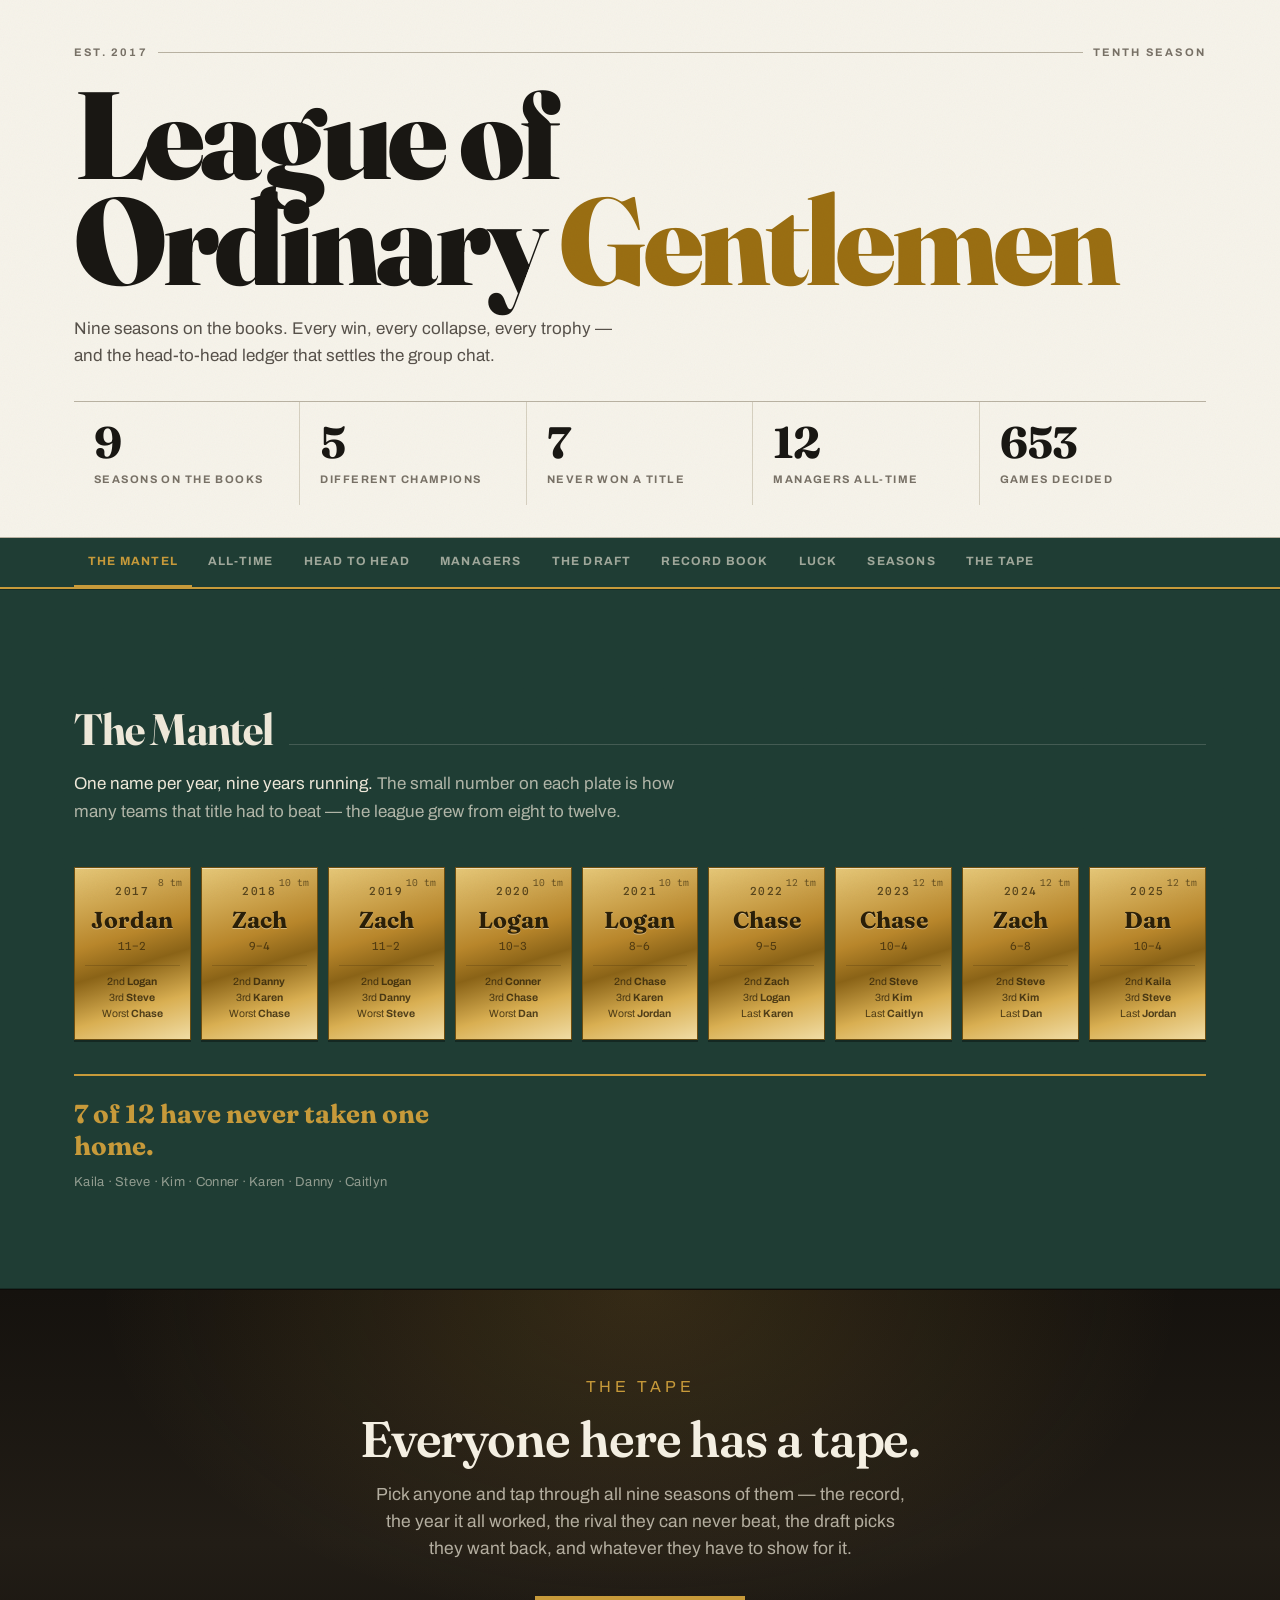
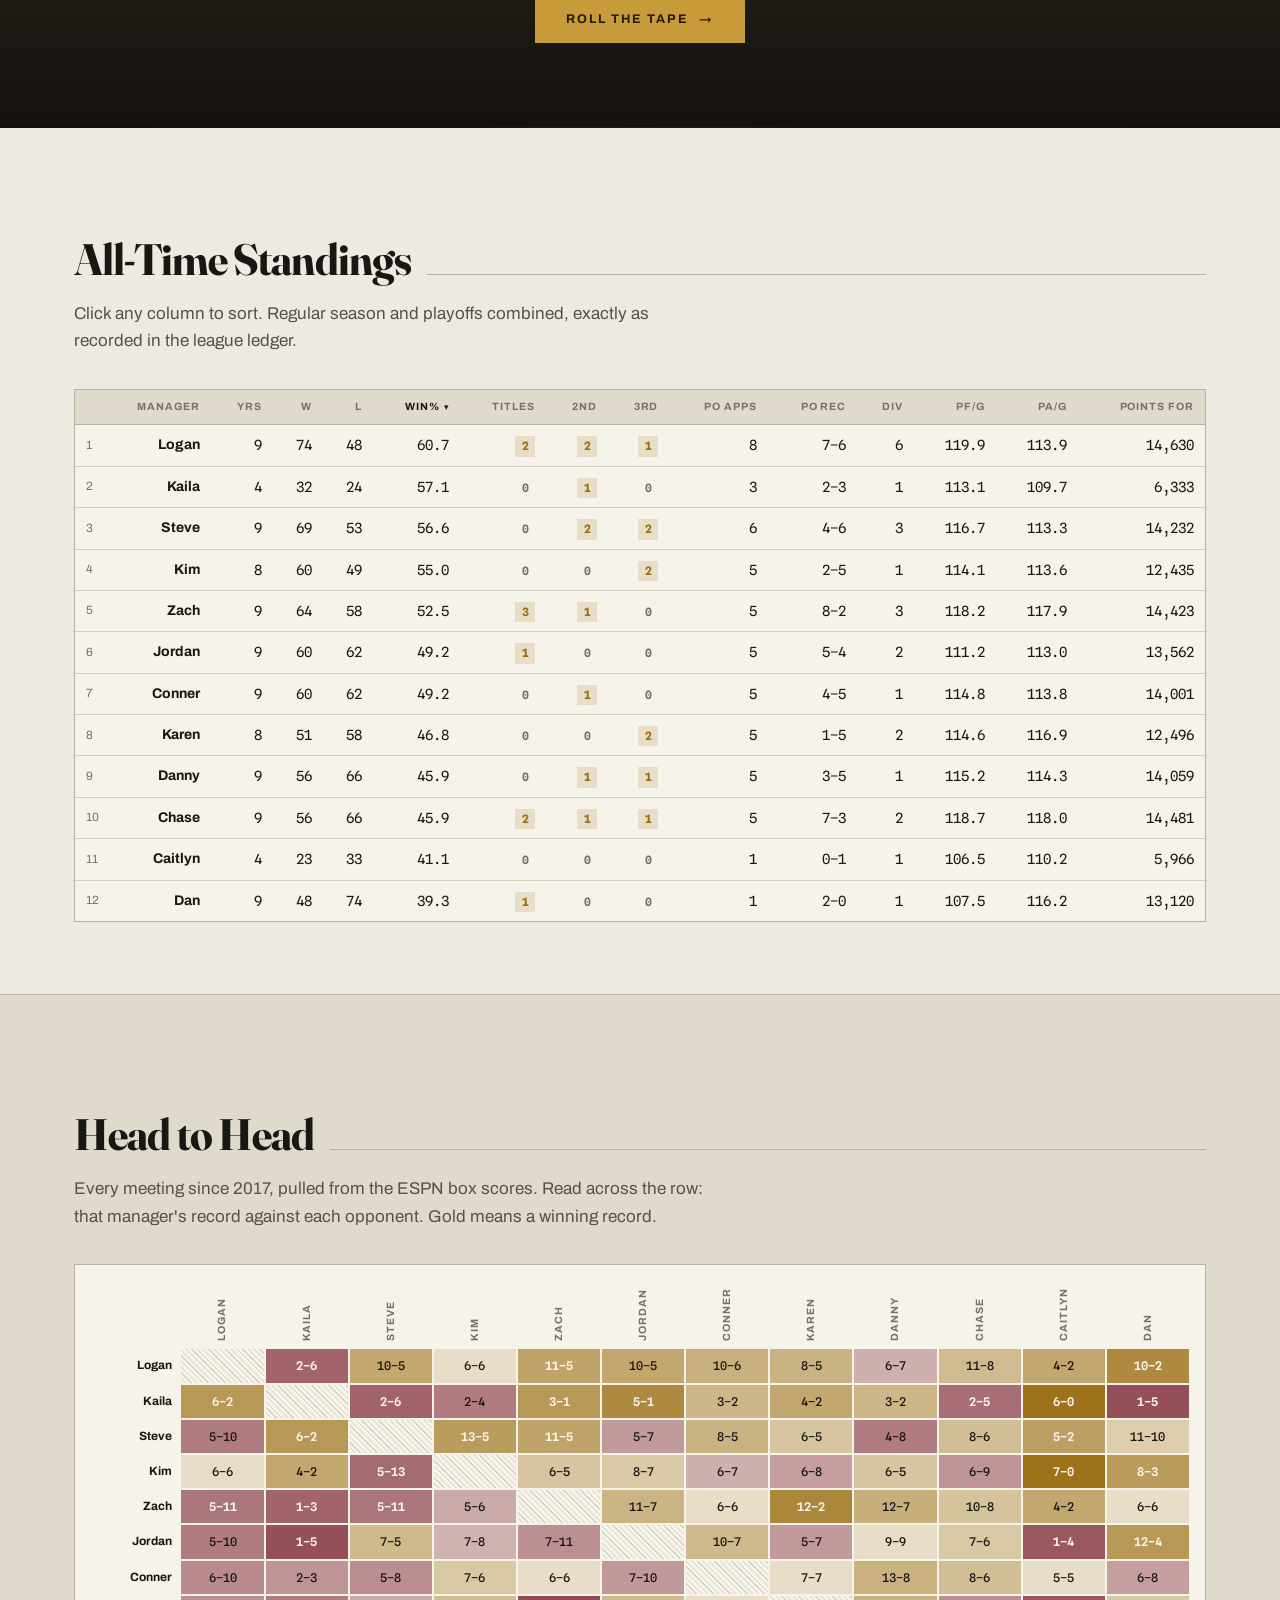
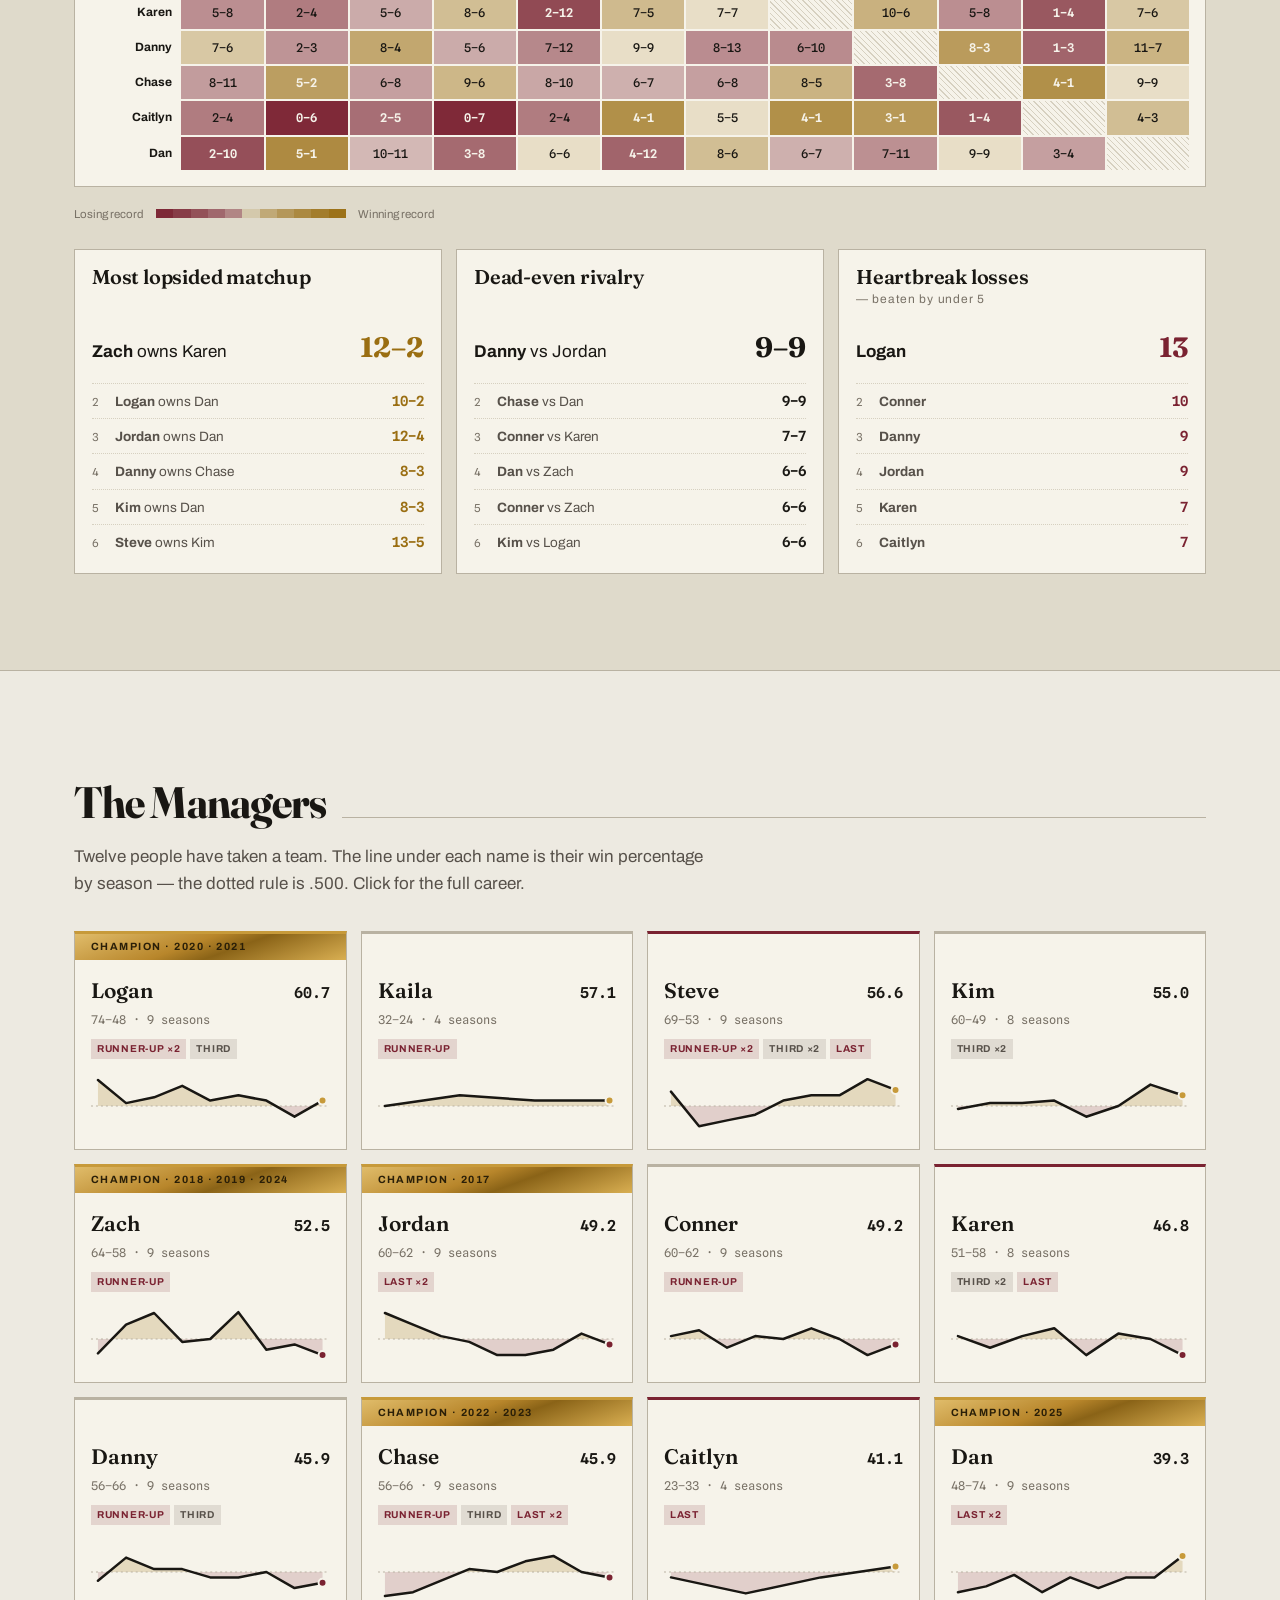
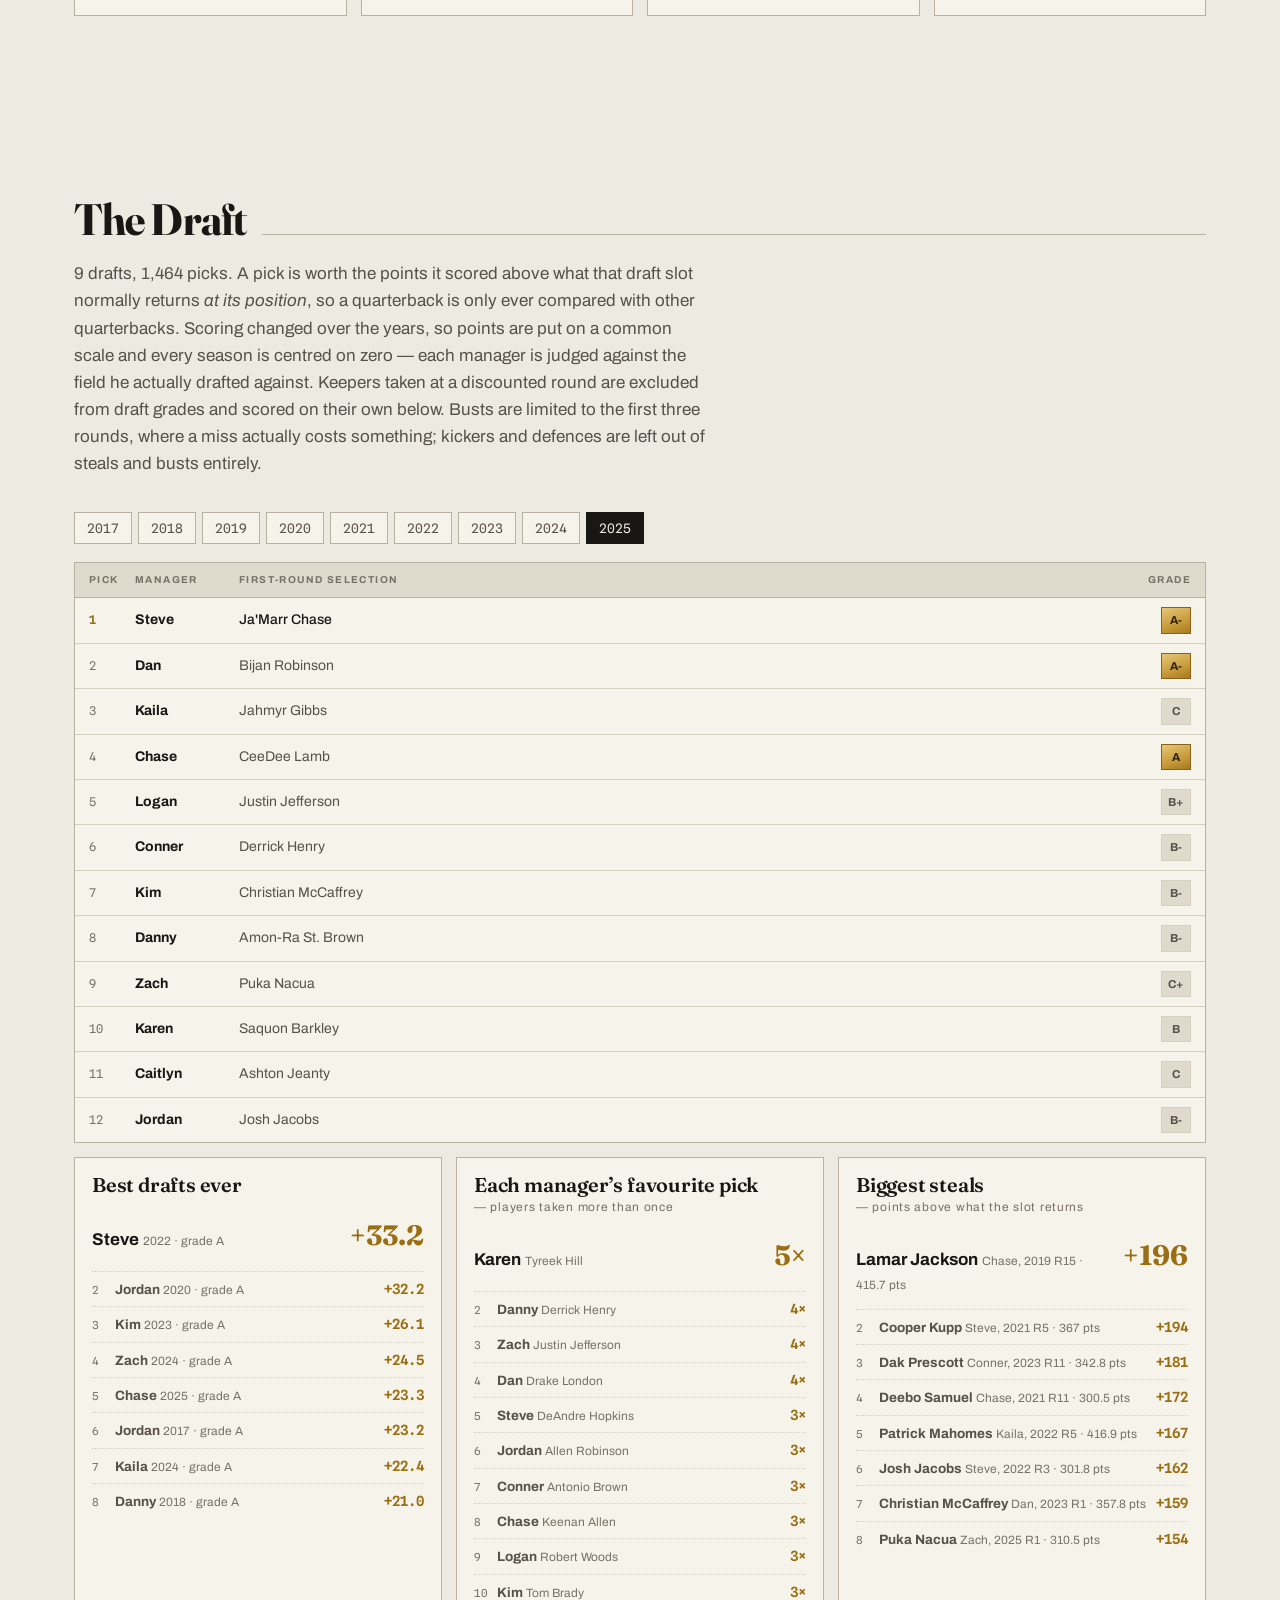
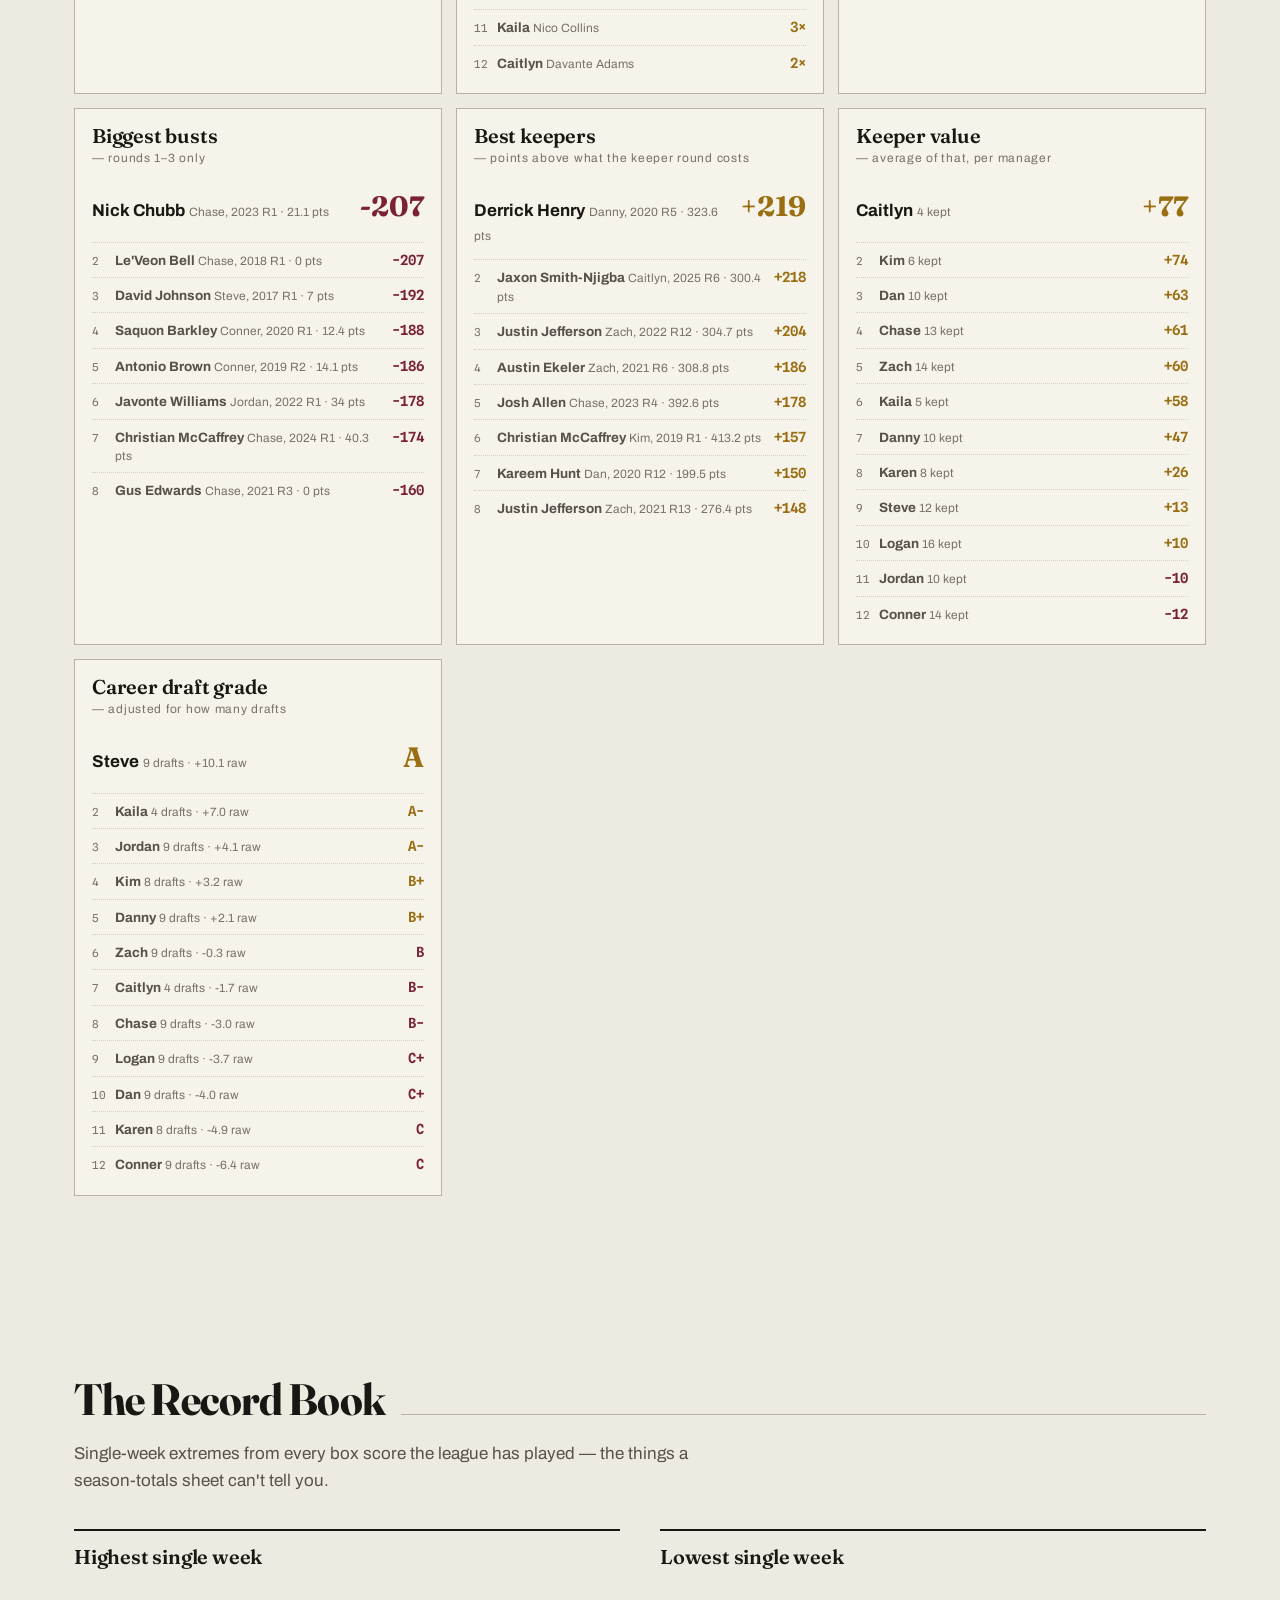
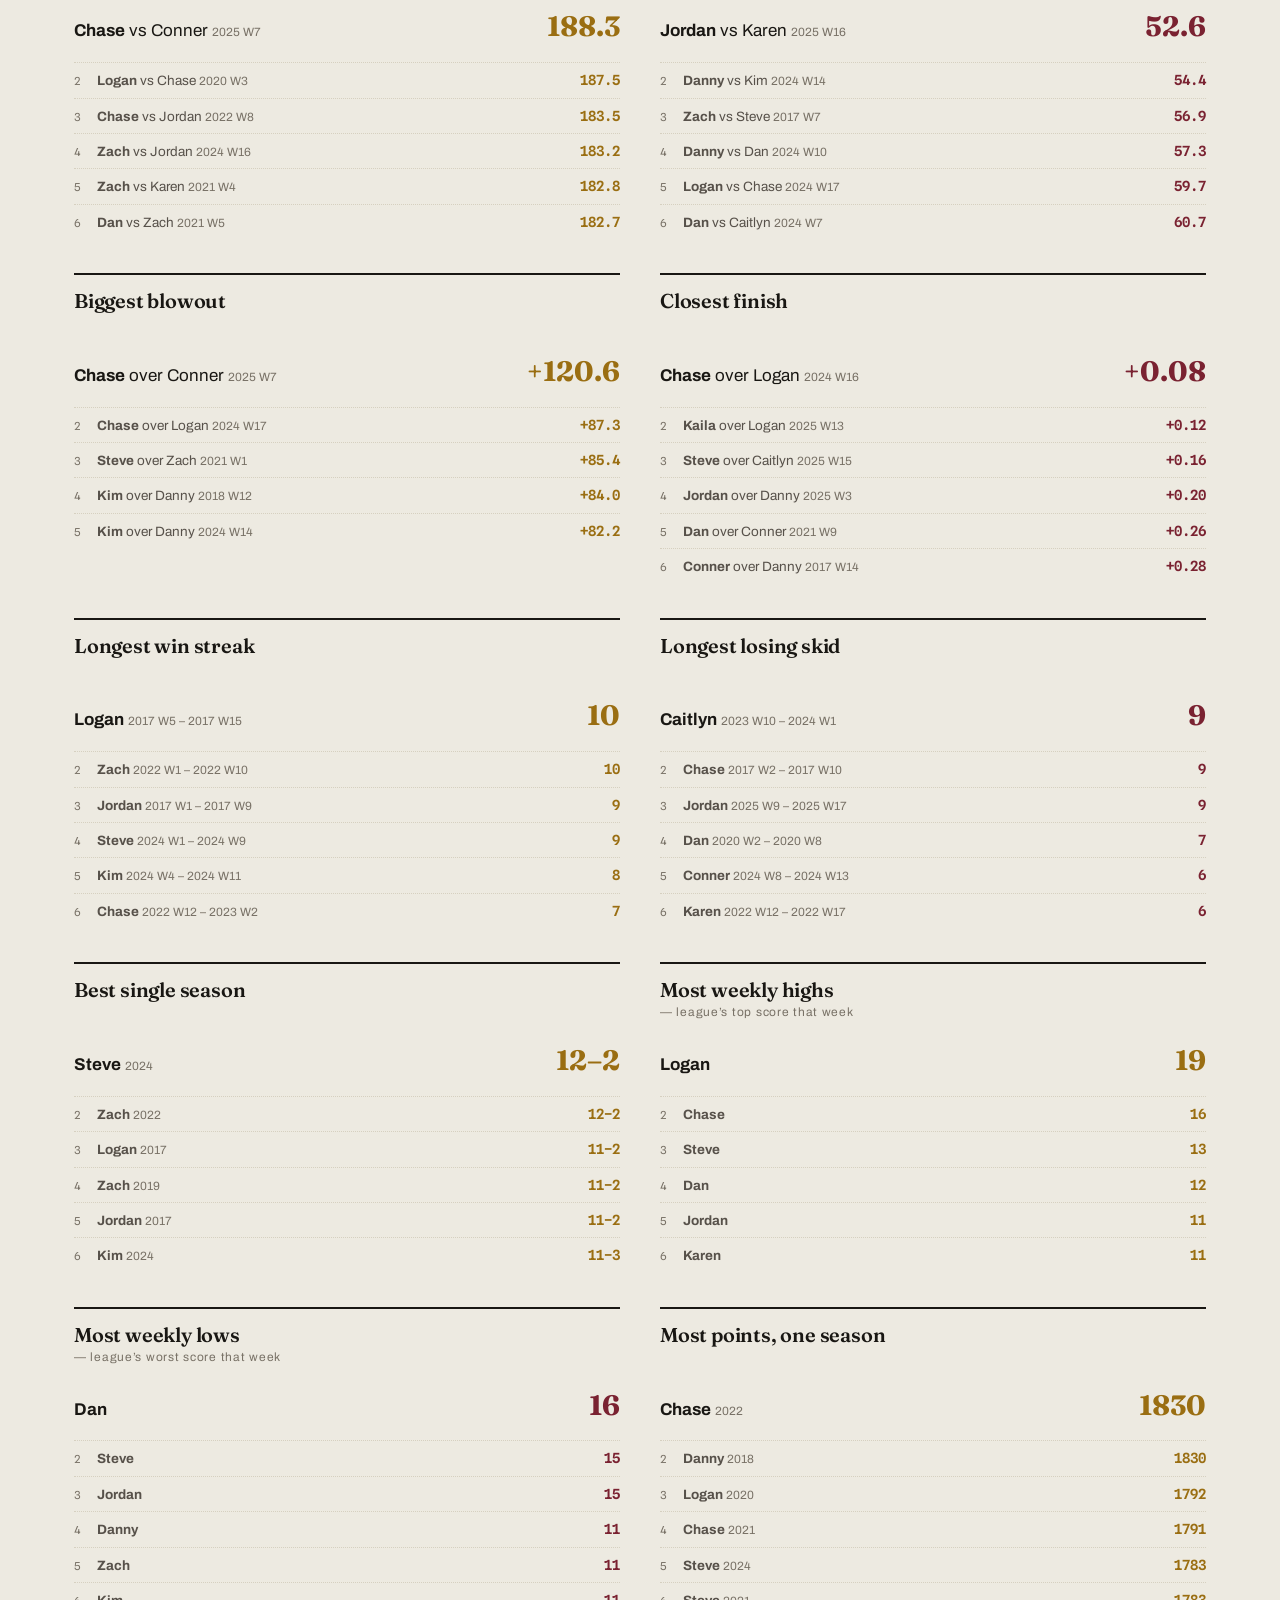
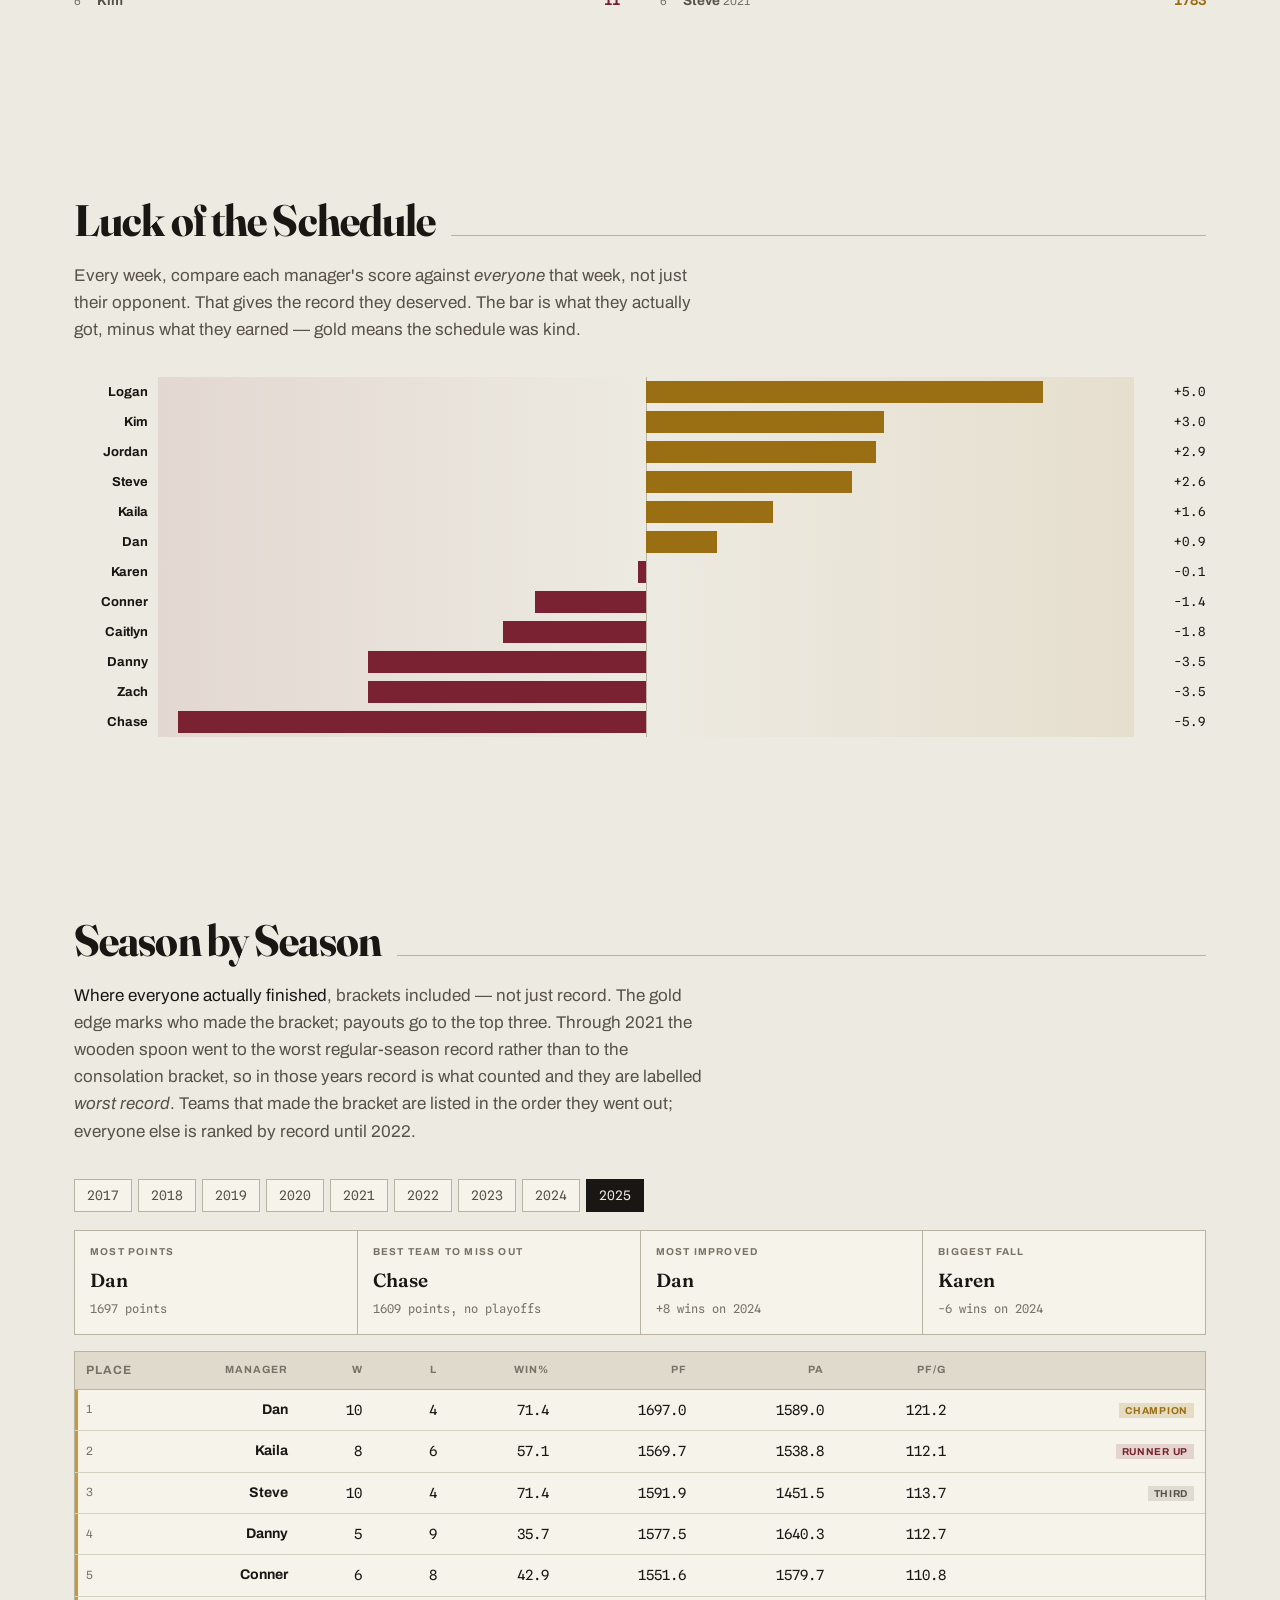
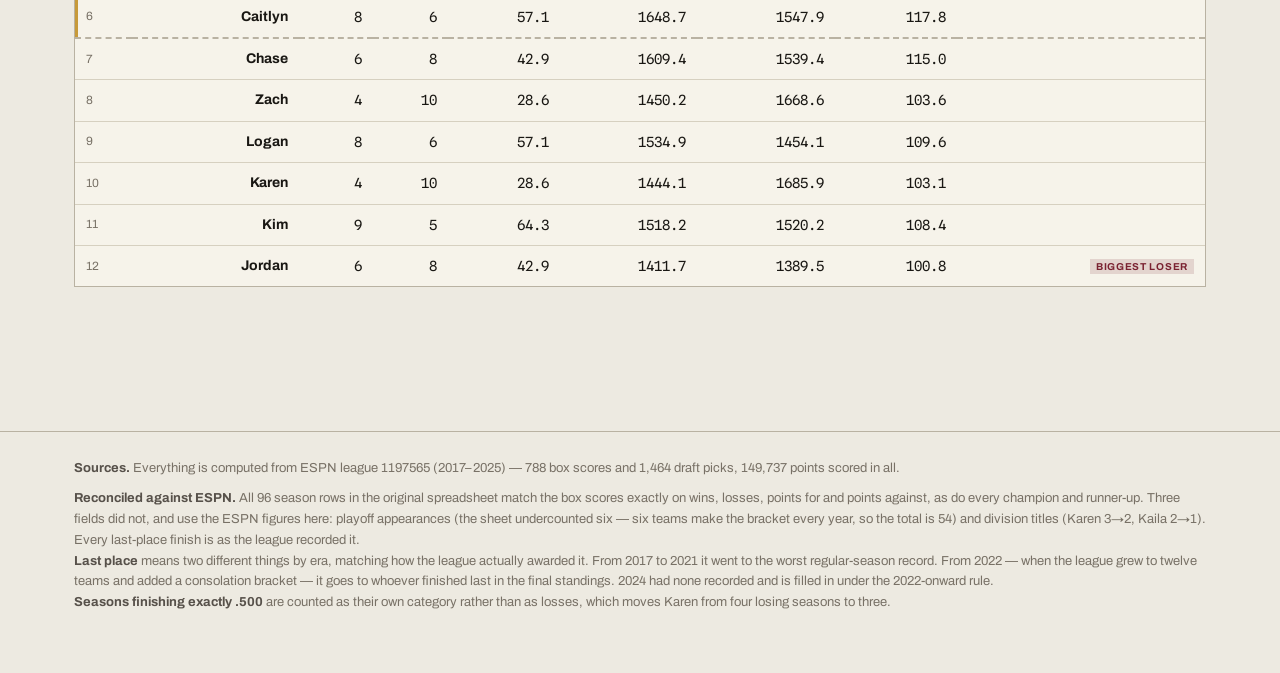
<file: index.html>
<!doctype html>
<html lang="en">
<head>
<meta charset="utf-8">
<meta name="viewport" content="width=device-width, initial-scale=1">
<meta name="robots" content="noindex, nofollow">
<title>LoOG Record Book</title>
<meta name="description" content="Nine seasons of League of Ordinary Gentlemen fantasy football - champions, all-time standings, head-to-head records and single-week extremes.">
<meta property="og:type" content="website">
<meta property="og:title" content="LoOG Record Book">
<meta property="og:description" content="Nine seasons of League of Ordinary Gentlemen fantasy football - champions, all-time standings, head-to-head records and single-week extremes.">
<meta property="og:url" content="https://lcarlile.github.io/loog-record-book/">
<meta property="og:image" content="https://lcarlile.github.io/loog-record-book/og.png">
<meta property="og:image:width" content="1200">
<meta property="og:image:height" content="630">
<meta property="og:image:alt" content="LoOG Record Book">
<meta name="twitter:card" content="summary_large_image">
<meta name="twitter:image" content="https://lcarlile.github.io/loog-record-book/og.png">
<link rel="icon" href="data:image/svg+xml,<svg xmlns='http://www.w3.org/2000/svg' viewBox='0 0 100 100'><text y='.9em' font-size='90'>&#127942;</text></svg>">
<link rel="preconnect" href="https://fonts.googleapis.com">
<link rel="preconnect" href="https://fonts.gstatic.com" crossorigin>
<link rel="stylesheet" href="https://fonts.googleapis.com/css2?family=Fraunces:opsz,wght,SOFT,WONK@9..144,300..900,0..100,0..1&family=Archivo:wdth,wght@62..125,400..700&family=Spline+Sans+Mono:wght@400;500;600&display=swap">
<style>
  :root{color-scheme:light dark}
  body{margin:0}
  img{max-width:100%}
  [hidden]{display:none!important}
</style>
</head>
<body>
<style>
:root{
  --bg:#EDEAE1; --surface:#F6F3EA; --sunk:#DFDACB; --rule:#B9B2A2; --rule-soft:#D6D0C0;
  --ink:#191713; --ink-2:#57514A; --ink-3:#787166; --ink-4:#8A8378;
  --felt:#1F3D34; --felt-ink:#EFE9DA; --felt-rule:rgba(239,233,218,.18);
  --pos:#9A6E12; --pos-rgb:154,110,18; --gold-bright:#C79A3A;
  --neg:#7A2231; --neg-rgb:122,34,49;
  --last:#7A2231;
  --brass-ink:#9A6E12;
  --shadow:0 1px 2px rgba(25,23,19,.07), 0 10px 28px -14px rgba(25,23,19,.22);
  --tape-a:#15120E; --tape-b:#221D16;
}
@media (prefers-color-scheme:dark){
  :root:not([data-theme="light"]){
    --bg:#12100D; --surface:#1A1712; --sunk:#0C0A08; --rule:#39332A; --rule-soft:#282319;
    --ink:#EDE7D9; --ink-2:#ADA595; --ink-3:#8C8478; --ink-4:#6E675C;
    --felt:#16302A; --felt-ink:#EFE9DA; --felt-rule:rgba(239,233,218,.16);
    --pos:#D9A93F; --pos-rgb:217,169,63; --gold-bright:#EFC66A;
    --neg:#C4606C; --neg-rgb:196,96,108;
    --last:#C4606C;
    --brass-ink:#D9A93F;
    --shadow:0 1px 2px rgba(0,0,0,.5), 0 10px 28px -14px rgba(0,0,0,.65);
    --tape-a:#241E16; --tape-b:#2E2719;
  }
}
:root[data-theme="dark"]{
  --bg:#12100D; --surface:#1A1712; --sunk:#0C0A08; --rule:#39332A; --rule-soft:#282319;
  --ink:#EDE7D9; --ink-2:#ADA595; --ink-3:#8C8478; --ink-4:#6E675C;
  --felt:#16302A; --felt-ink:#EFE9DA; --felt-rule:rgba(239,233,218,.16);
  --pos:#D9A93F; --pos-rgb:217,169,63; --gold-bright:#EFC66A;
  --neg:#C4606C; --neg-rgb:196,96,108;
  --last:#C4606C;
  --brass-ink:#D9A93F;
  --shadow:0 1px 2px rgba(0,0,0,.5), 0 10px 28px -14px rgba(0,0,0,.65);
  --tape-a:#241E16; --tape-b:#2E2719;
}

*{box-sizing:border-box}
html,body{overflow-x:clip}
body::before{
  content:""; position:fixed; inset:0; z-index:1; pointer-events:none;
  opacity:.045; mix-blend-mode:multiply;
  background-image:url("data:image/svg+xml,%3Csvg xmlns='http://www.w3.org/2000/svg' width='140' height='140'%3E%3Cfilter id='n'%3E%3CfeTurbulence type='fractalNoise' baseFrequency='.85' numOctaves='3'/%3E%3C/filter%3E%3Crect width='140' height='140' filter='url(%23n)'/%3E%3C/svg%3E");
}
@media (prefers-color-scheme:dark){
  :root:not([data-theme="light"]) body::before{mix-blend-mode:screen; opacity:.03}
}
:root[data-theme="dark"] body::before{mix-blend-mode:screen; opacity:.03}
body{background:var(--bg); color:var(--ink); font-family:"Archivo",-apple-system,"Segoe UI",system-ui,sans-serif;
     font-size:16px; line-height:1.6; -webkit-font-smoothing:antialiased}
.wrap{max-width:1180px; margin:0 auto; padding:0 24px}
h1,h2,h3{font-family:"Fraunces","Iowan Old Style",Georgia,serif; text-wrap:balance; margin:0; font-weight:600}
h1,.head h2{font-variation-settings:"opsz" 96,"SOFT" 0,"WONK" 1}
.num,.tile b{font-variant-numeric:tabular-nums lining-nums}
.num{font-family:"Spline Sans Mono",ui-monospace,SFMono-Regular,Menlo,monospace; font-variant-numeric:tabular-nums}
.eyebrow{font-size:10.5px; letter-spacing:.22em; text-transform:uppercase; color:var(--ink-3);
         font-weight:700; font-family:"Archivo",sans-serif; font-variation-settings:"wdth" 88}
a{color:inherit}
:focus-visible{outline:2px solid var(--ink); outline-offset:2px; border-radius:2px;
               box-shadow:0 0 0 5px var(--gold-bright)}
.masthead :focus-visible, nav :focus-visible, .mantel :focus-visible{outline-color:var(--felt-ink)}

/* ---------- masthead ---------- */
.masthead{border-bottom:1px solid var(--rule); background:var(--surface)}
.masthead .wrap{padding-top:44px; padding-bottom:32px}
.crest{display:flex; align-items:center; gap:10px; margin-bottom:20px}
.crest span{font-size:11px; letter-spacing:.2em; text-transform:uppercase; color:var(--ink-3); font-weight:700}
.crest .bar{height:1px; background:var(--rule); flex:1}
h1{font-size:clamp(44px,11vw,124px); line-height:.86; letter-spacing:-.035em; font-weight:900}
h1 em{font-style:normal; color:var(--brass-ink)}
.dek{margin:20px 0 0; max-width:56ch; color:var(--ink-2); font-size:17px; line-height:1.6}
.tiles{display:flex; flex-wrap:wrap; gap:0; margin-top:32px; border-top:1px solid var(--rule)}
.tile{flex:1 1 150px; padding:18px 20px 16px; border-right:1px solid var(--rule-soft)}
.tile:last-child{border-right:0}
.tile b{display:block; font-family:"Fraunces",Georgia,serif; font-variant-numeric:tabular-nums lining-nums;
        font-size:44px; font-weight:700; letter-spacing:-.02em; line-height:1}
.tile small{display:block; margin-top:7px; font-size:11px; letter-spacing:.13em;
            text-transform:uppercase; color:var(--ink-3); font-weight:700}

/* ---------- nav ---------- */
nav{position:sticky; top:0; z-index:40; background:var(--felt); border-bottom:2px solid var(--gold-bright)}
nav .wrap{display:flex; gap:2px; overflow-x:auto; scrollbar-width:none; scroll-snap-type:x proximity;
          mask-image:linear-gradient(90deg,transparent,#000 16px,#000 calc(100% - 28px),transparent)}
nav .wrap::-webkit-scrollbar{display:none}
nav a{padding:14px 14px; font-size:12px; letter-spacing:.1em; text-transform:uppercase;
      font-weight:700; color:rgba(239,233,218,.62); text-decoration:none; white-space:nowrap;
      scroll-snap-align:start; border-bottom:2px solid transparent; transition:color .15s, border-color .15s}
nav a:hover{color:var(--felt-ink)}
nav a.on{color:var(--gold-bright); border-bottom-color:var(--gold-bright)}

/* ---------- section tiers: event / browse / appendix ---------- */
section[data-tier="a"]{
  margin-inline:calc(50% - 50vw);
  padding:104px calc(50vw - 590px + 24px) 96px;
  background:var(--sunk); border-block:1px solid var(--rule);
}
@media (max-width:1228px){ section[data-tier="a"]{padding-inline:24px} }
[data-tier="c"] .recs{grid-template-columns:repeat(auto-fill,minmax(min(400px,100%),1fr)); gap:34px 40px}
[data-tier="c"] .rec-card{background:none; border:0; border-top:2px solid var(--ink); padding:14px 0 0}

/* ---------- sections ---------- */
section{padding:96px 0 72px; scroll-margin-top:52px}
.head{display:flex; align-items:baseline; gap:16px; margin-bottom:6px}
.head h2{font-size:clamp(28px,4vw,44px); letter-spacing:-.02em; font-weight:700}
.head .rule{flex:1; height:1px; background:var(--rule)}
.note{color:var(--ink-2); font-size:17px; line-height:1.6; max-width:64ch; margin:0 0 34px}
.note b, .note strong{color:var(--ink); font-weight:400}

/* ---------- the mantel: brass plates on felt ---------- */
section#champions{background:var(--felt); border-block-color:rgba(0,0,0,.3)}
section#champions .head h2{color:var(--felt-ink)}
section#champions .head .rule{background:var(--felt-rule)}
section#champions .note{color:rgba(239,233,218,.7)}
section#champions .note b{color:var(--felt-ink)}
.mantel{background:transparent; margin-inline:0; padding:8px 0 0}
.mantel-rail{display:grid; grid-template-columns:repeat(9,1fr); gap:10px}
.yr{position:relative; display:block; width:100%; text-align:center; font:inherit; cursor:pointer;
    padding:15px 10px 17px; color:#2A1F08; border:1px solid #6E4E10;
    background:linear-gradient(163deg,#E6C878 0%,#B8862B 40%,#8A6317 56%,#D9AF52 78%,#F0DCA4 100%);
    box-shadow:inset 0 1px 0 rgba(255,255,255,.45), 0 2px 0 rgba(0,0,0,.35);
    transition:filter .15s}
.yr:hover{filter:brightness(1.07)}
.yr .y{font-family:"Spline Sans Mono",monospace; font-size:11px; letter-spacing:.14em;
       font-weight:500; opacity:.72}
.yr .champ{font-family:"Fraunces",Georgia,serif; font-size:23px; font-weight:700; margin-top:8px;
           line-height:1.1; text-shadow:0 1px 0 rgba(255,255,255,.38)}
.yr .rec{font-family:"Spline Sans Mono",monospace; font-size:11px; margin-top:4px; opacity:.7}
.yr .sub{margin-top:10px; padding-top:8px; border-top:1px solid rgba(42,31,8,.25);
         font-size:10.5px; line-height:1.5; opacity:.78}
.yr .sub i{font-style:normal; font-weight:700}
.yr .field{position:absolute; top:7px; right:8px; font-family:"Spline Sans Mono",monospace;
           font-size:9.5px; opacity:.6}
.mantel-foot{margin-top:34px; border-top:2px solid var(--gold-bright); padding-top:22px}
.never{margin:0; font-family:"Fraunces",Georgia,serif; font-size:clamp(19px,2.4vw,26px);
       font-weight:700; color:var(--gold-bright); line-height:1.25; max-width:24ch}
.never-names{margin:9px 0 0; font-size:13px; color:rgba(239,233,218,.55); letter-spacing:.02em}
.rail-count{display:none}
.swipe-hint{margin-left:10px; letter-spacing:.1em; color:var(--gold-bright); font-weight:600}

/* ---------- tables ---------- */
.scroll{overflow-x:auto; border:1px solid var(--rule); border-radius:0; background:var(--surface)}
table{border-collapse:collapse; width:100%; font-size:14px}
th,td{padding:9px 11px; text-align:right; white-space:nowrap; border-bottom:1px solid var(--rule-soft)}
th:first-child,td:first-child{text-align:left}
thead th{position:sticky; top:0; background:var(--sunk); font-size:10.5px; letter-spacing:.09em;
         text-transform:uppercase; color:var(--ink-3); font-weight:700; border-bottom:1px solid var(--rule); z-index:2}
tbody tr:last-child td{border-bottom:0}
tbody tr:hover td{background:rgba(var(--pos-rgb),.05)}
td.name{font-weight:700}
section#tape{
  background:
    radial-gradient(66% 120% at 50% 0%,rgba(217,169,63,.16),transparent 64%),
    linear-gradient(180deg,var(--tape-a),var(--tape-b) 58%,var(--tape-a));
  border-block-color:rgba(0,0,0,.35);color:#EFE9DA;text-align:center;
  padding-block:clamp(52px,7vw,84px)}
section#tape .teyebrow{margin:0 0 14px;font:700 11.5px/1 inherit;letter-spacing:.24em;
  text-transform:uppercase;color:var(--gold-bright)}
section#tape h2{font-size:clamp(30px,4.8vw,50px);line-height:1.02;letter-spacing:-.022em;
  color:#F4EFE2;font-weight:600}
section#tape .tlede{margin:16px auto 0;max-width:54ch;color:rgba(239,233,218,.7);
  font-size:clamp(15px,1.6vw,17.5px);line-height:1.55}
a.tcta{display:inline-flex;align-items:center;gap:10px;margin-top:clamp(24px,3.4vw,34px);
  padding:16px 30px;text-decoration:none;
  background:var(--gold-bright);color:#231A08;
  font:700 12.5px/1 "Archivo",system-ui,sans-serif;letter-spacing:.16em;text-transform:uppercase;
  border:1px solid var(--gold-bright);
  transition:transform .16s,box-shadow .16s,background .16s}
a.tcta:hover{transform:translateY(-2px);background:#F0D08A;
  box-shadow:0 12px 26px -14px rgba(0,0,0,.7)}
a.tcta:focus-visible{outline:2px solid #F4EFE2;outline-offset:3px}
@media (max-width:640px){ a.tcta{padding:15px 24px;font-size:12px} }
.rwbtn{display:block;margin:0 14px 14px;padding:14px 16px;text-align:center;
  text-decoration:none;border:1px solid var(--brass-ink);color:var(--brass-ink);
  font:700 12px/1 var(--sans-f);letter-spacing:.16em;text-transform:uppercase;
  background:linear-gradient(180deg,rgba(184,134,43,.10),rgba(184,134,43,.02))}
.rwbtn:hover{background:var(--felt);border-color:var(--felt);color:#F3EFE4}
.sortable th[data-k]{cursor:pointer; user-select:none}
.sortable th[data-k]:hover{color:var(--ink)}
.sortable th.act{color:var(--ink)}
.sortable th.act::after{content:"\25BE"; margin-left:4px; font-size:9px}
.sortable th.act.asc::after{content:"\25B4"}
.rank{color:var(--ink-3); font-size:12px; width:1px; padding-right:0}
.pill{display:inline-block; min-width:20px; padding:1px 6px; border-radius:0; font-size:11.5px;
      font-weight:700; font-family:"Spline Sans Mono",monospace}
.pill.gold{background:rgba(var(--pos-rgb),.16); color:var(--brass-ink)}
.pill.zero{color:var(--ink-3)}

/* ---------- head to head ---------- */
.h2h{border-collapse:separate; border-spacing:2px; font-size:12px}
.h2h th{background:transparent; border:0; position:static; padding:5px 7px; font-size:10.5px}
.h2h th.col{writing-mode:vertical-rl; transform:rotate(180deg); padding:7px 4px; text-align:left}
.h2h th.row{text-align:right; font-weight:700; color:var(--ink); font-size:12px; text-transform:none; letter-spacing:0}
.h2h td{border:0; border-radius:0; text-align:center; padding:7px 6px; min-width:52px;
        font-family:"Spline Sans Mono",monospace; font-weight:500; color:var(--ink)}
.h2h td.self{background:repeating-linear-gradient(45deg,transparent,transparent 3px,var(--rule-soft) 3px,var(--rule-soft) 4px)}
.h2h td.hot{outline:2px solid var(--ink); outline-offset:-2px}
.h2h tr.xr td, .h2h td.xc{outline:1px solid var(--ink); outline-offset:-1px}
.legend{display:flex; align-items:center; gap:12px; margin:18px 0 0; flex-wrap:wrap;
        font-size:11.5px; color:var(--ink-3)}
.ramp{display:flex; height:9px; width:190px; border-radius:0; overflow:hidden}
.ramp i{flex:1}

/* ---------- manager cards ---------- */
.cards{display:grid; grid-template-columns:repeat(auto-fill,minmax(258px,1fr)); gap:14px}
.card{background:var(--surface); border:1px solid var(--rule); border-top:3px solid var(--rule);
      border-radius:0; padding:0 16px 12px; text-align:left; font:inherit; color:inherit;
      cursor:pointer; width:100%; transition:border-color .15s, background .15s}
.card:hover{background:var(--sunk); border-color:var(--ink)}
.card.has-title{border-top-color:var(--gold-bright)}
.card.has-last{border-top-color:var(--neg)}
.foil,.card .pad-top{display:block; margin:0 -16px 14px; height:26px; padding:6px 16px 0;
      font-size:10.5px; line-height:14px; letter-spacing:.14em; font-weight:700;
      text-transform:uppercase; white-space:nowrap; overflow:hidden}
.foil{color:#2A1F08; background:linear-gradient(160deg,#E0BC6A,#B8862B 42%,#8A6317 58%,#D9AF52)}
.card .pad-top{background:transparent}
.card[aria-expanded="true"]{border-color:var(--pos)}
.card .top{display:flex; justify-content:space-between; align-items:baseline; gap:8px}
.card .who{font-family:"Fraunces",Georgia,serif; font-size:21px; font-weight:600}
.card .pct{font-family:"Spline Sans Mono",monospace; font-size:15px; font-weight:600}
.card .rec{font-family:"Spline Sans Mono",monospace; font-size:12px; color:var(--ink-3); margin-top:2px}
.card .trophies{display:flex; gap:4px; margin-top:10px; min-height:19px; flex-wrap:wrap}
.tag{font-size:10px; letter-spacing:.07em; text-transform:uppercase; font-weight:700;
     padding:2px 6px; border-radius:0}
.tag.t{background:rgba(var(--pos-rgb),.18); color:var(--brass-ink)}
.tag.r{background:rgba(var(--neg-rgb),.15); color:var(--neg)}
.tag.l{background:color-mix(in srgb, var(--last) 15%, transparent); color:var(--last)}
.tag.d{background:color-mix(in srgb, var(--ink-3) 18%, transparent); color:var(--ink-2)}
tr.po td:first-child, .mrow.po{box-shadow:inset 3px 0 0 var(--gold-bright)}
tr.cut td{border-bottom:2px dashed var(--rule)}
.cutlabel{display:block; margin:10px 0 2px; font-size:10px; letter-spacing:.18em;
          text-transform:uppercase; color:var(--ink-3); font-weight:700}
.spark{display:block; width:100%; height:68px; margin-top:10px}

/* ---------- detail ---------- */
.detail{margin-top:16px; border:1px solid var(--pos); border-radius:0; background:var(--surface); overflow:hidden}
.detail .dhead{display:flex; flex-wrap:wrap; align-items:baseline; gap:14px; padding:16px 18px;
               border-bottom:1px solid var(--rule); background:var(--sunk)}
.detail .dhead h3{font-size:26px}
.detail .dhead .k{font-family:"Spline Sans Mono",monospace; font-size:12.5px; color:var(--ink-2)}
.detail .dhead button{margin-left:auto; background:none; border:1px solid var(--rule); color:var(--ink-2);
                      font:inherit; font-size:12px; padding:4px 11px; border-radius:0; cursor:pointer}
.detail .dhead button:hover{color:var(--ink); border-color:var(--ink-3)}
.detail .scroll{border:0; border-radius:0}
.facts{display:grid; grid-template-columns:repeat(auto-fit,minmax(160px,1fr));
       border-top:1px solid var(--rule); background:var(--surface)}
.facts div{padding:13px 18px; border-right:1px solid var(--rule-soft)}
.facts b{display:block; font-family:"Spline Sans Mono",monospace; font-size:16px; font-weight:500; margin-top:3px}

/* ---------- records ---------- */
.recs{display:grid; grid-template-columns:repeat(auto-fill,minmax(310px,1fr)); gap:14px}
.rec-card{background:var(--surface); border:1px solid var(--rule); border-radius:0; padding:15px 17px 13px}
.rec-card h3{font-family:"Fraunces",Georgia,serif; font-size:20px; font-weight:600; color:var(--ink);
             letter-spacing:-.01em; text-transform:none; margin-bottom:4px; line-height:1.2}
.rec-card h3 em{display:block; font-style:normal; font-family:"Archivo",sans-serif; font-size:12px;
                letter-spacing:.06em; color:var(--ink-3); font-weight:400; margin-top:3px;
                min-height:1.4em}
.rec-card ol{margin:0; padding:0; list-style:none}
.rec-card li{display:flex; align-items:baseline; gap:9px; padding:6px 0;
             border-bottom:1px dotted var(--rule-soft); min-width:0}
.rec-card li .t{min-width:0; overflow-wrap:anywhere}
.rec-card li .v{white-space:nowrap}
.rec-card li:last-child{border-bottom:0}
.rec-card li .i{font-family:"Spline Sans Mono",monospace; font-size:11px; color:var(--ink-3); width:14px; flex:none}
.rec-card li .t{flex:1; font-size:13.5px; line-height:1.4}
.rec-card li:first-child{padding:12px 0 13px; align-items:baseline}
.rec-card li:first-child .i{display:none}
.rec-card li:first-child .t{font-size:17px}
.rec-card li:first-child .v{font-family:"Fraunces",Georgia,serif; font-size:28px; font-weight:700}
.rec-card li:nth-child(n+2) .t{color:var(--ink-2)}
.rec-card li .t b{font-weight:700}
.rec-card li .t em{font-style:normal; color:var(--ink-3); font-size:12px}
.rec-card li .v{font-family:"Spline Sans Mono",monospace; font-size:14px; font-weight:600; flex:none}
.v.p{color:var(--brass-ink)} .v.n{color:var(--neg)}

/* ---------- luck ---------- */
.luck{display:grid; gap:3px}
.luck-row{display:grid; grid-template-columns:74px 1fr 62px; align-items:center; gap:10px}
.luck-row .nm{font-size:13px; font-weight:700; text-align:right}
.luck-bar{position:relative; height:30px; border-radius:0;
          background:linear-gradient(90deg,rgba(var(--neg-rgb),.09),transparent 50%,rgba(var(--pos-rgb),.09))}
.luck-bar .mid{position:absolute; left:50%; top:0; bottom:0; width:1px; background:var(--rule)}
.luck-bar .b{position:absolute; top:4px; bottom:4px; border-radius:0}
.luck-row .val{font-family:"Spline Sans Mono",monospace; font-size:12.5px; text-align:right}

/* ---------- season browser ---------- */
.years{display:flex; gap:6px; flex-wrap:wrap; margin-bottom:18px}
.years button{font:inherit; font-family:"Spline Sans Mono",monospace; font-size:13px; padding:5px 12px;
              background:var(--surface); border:1px solid var(--rule); border-radius:0;
              color:var(--ink-2); cursor:pointer; transition:.15s}
.years button:hover{color:var(--ink); border-color:var(--ink-3)}
.years button.on{background:var(--ink); color:var(--bg); border-color:var(--ink)}

footer{margin-top:72px; border-top:1px solid var(--rule); padding:26px 0 60px; color:var(--ink-3); font-size:13px}
footer .wrap{display:grid; gap:9px}
footer b{color:var(--ink-2)}

/* ---------- awards strip ---------- */
.awards{display:grid; grid-template-columns:repeat(auto-fit,minmax(190px,1fr)); gap:1px;
        background:var(--rule); border:1px solid var(--rule); border-radius:0;
        overflow:hidden; margin-bottom:16px}
.award{background:var(--surface); padding:13px 15px}
.award small{display:block; font-size:10px; letter-spacing:.12em; text-transform:uppercase;
             color:var(--ink-3); font-weight:700}
.award b{display:block; font-family:"Fraunces",Georgia,serif; font-size:19px; font-weight:600; margin-top:5px}
.award i{font-style:normal; font-family:"Spline Sans Mono",monospace; font-size:12px; color:var(--ink-3)}

/* ---------- draft board ---------- */
.board{border:1px solid var(--rule); border-radius:0; background:var(--surface); overflow:hidden}
.board-head{display:grid; grid-template-columns:34px 92px 1fr 44px; gap:12px;
      padding:9px 14px; background:var(--sunk); border-bottom:1px solid var(--rule);
      font-size:10px; letter-spacing:.14em; text-transform:uppercase; font-weight:700;
      color:var(--ink-3); font-family:"Archivo",sans-serif}
.board-head span:last-child{text-align:right}
.pick{display:grid; grid-template-columns:34px 92px 1fr 44px; gap:12px; align-items:baseline;
      padding:9px 14px; border-bottom:1px solid var(--rule-soft)}
.pick:last-child{border-bottom:0}
.pick:nth-child(odd){background:transparent}
.pick .no{font-family:"Spline Sans Mono",monospace; font-size:12px; color:var(--ink-3)}
.pick .mgr{font-weight:700; font-size:14px}
.pick .plr{font-size:14px; color:var(--ink-2)}
.pick.first .no{color:var(--brass-ink); font-weight:600}
.pick.first .plr{color:var(--ink); font-weight:500}
.pick .gr{justify-self:end; min-width:30px; text-align:center; padding:3px 6px;
          font-family:"Archivo",sans-serif; font-size:11.5px; font-weight:700; letter-spacing:.04em;
          color:var(--ink-2); background:var(--sunk); border:1px solid var(--rule-soft)}
.pick .gr.gA{color:#2A1F08; border-color:#8A6317;
             background:linear-gradient(160deg,#E6C878,#C79A3A 60%,#A8791F)}
.pick .gr.gC{color:var(--ink-2)}
.pick .gr.gD{color:var(--surface); background:var(--neg); border-color:var(--neg)}

/* ---------- responsive list components ---------- */
.only-narrow{display:none}
.msort{display:none; align-items:center; gap:10px; margin-bottom:14px}
.msort label{font-size:11px; letter-spacing:.13em; text-transform:uppercase;
             color:var(--ink-3); font-weight:700; flex:none}
.msort select{font:inherit; font-size:15px; flex:1; min-height:44px; padding:9px 11px;
              border:1px solid var(--rule); border-radius:0; background:var(--surface); color:var(--ink)}

.mlist{display:grid; gap:8px}
.mrow{display:block; width:100%; text-align:left; font:inherit; color:inherit; cursor:pointer;
      background:var(--surface); border:1px solid var(--rule); border-radius:0; padding:13px 14px}
.mrow:active{border-color:var(--pos)}
.mrow .l1{display:flex; align-items:baseline; gap:10px}
.mrow .rk{font-family:"Spline Sans Mono",monospace; font-size:12px; color:var(--ink-3);
          min-width:17px; flex:none}
.mrow .nm{font-family:"Fraunces",Georgia,serif; font-size:20px; font-weight:600; flex:1; line-height:1.1}
.mrow .big{font-family:"Spline Sans Mono",monospace; font-size:17px; font-weight:600; flex:none}
.mrow .l2{margin-top:4px; margin-left:27px; font-family:"Spline Sans Mono",monospace;
          font-size:12.5px; color:var(--ink-3)}
.mrow .l3{margin-top:10px; margin-left:27px; display:flex; gap:5px; flex-wrap:wrap}
.chip{display:inline-flex; align-items:baseline; gap:5px; background:var(--sunk);
      border-radius:0; padding:4px 8px; font-family:"Spline Sans Mono",monospace;
      font-size:12.5px; font-variant-numeric:tabular-nums}
.chip i{font-style:normal; font-family:"Archivo",sans-serif; font-size:9.5px; letter-spacing:.09em;
        text-transform:uppercase; color:var(--ink-3); font-weight:700}
.chip.gold{background:rgba(var(--pos-rgb),.16)} .chip.gold b{color:var(--brass-ink)}

.picker{display:flex; flex-wrap:wrap; gap:6px; margin-bottom:16px}
.picker button{font:inherit; font-size:14px; min-height:40px; padding:7px 14px; border-radius:0;
               border:1px solid var(--rule); background:var(--surface); color:var(--ink-2); cursor:pointer}
.picker button.on{background:var(--ink); color:var(--bg); border-color:var(--ink); font-weight:700}
.oppr{display:grid; grid-template-columns:1fr auto 52px; gap:10px; align-items:center;
      padding:11px 13px; border-radius:0; border:1px solid var(--rule-soft)}
.oppr .who{font-size:15.5px; font-weight:700}
.oppr .rec{font-family:"Spline Sans Mono",monospace; font-size:15px; font-weight:600; font-variant-numeric:tabular-nums}
.oppr .p{font-family:"Spline Sans Mono",monospace; font-size:12.5px; color:var(--ink-2); text-align:right}
.oppr.strong{color:var(--surface)}
.oppr.strong .p{color:rgba(255,255,255,.82)}
.swipe{display:none; align-items:center; gap:7px; font-size:10.5px; letter-spacing:.11em;
       text-transform:uppercase; color:var(--ink-3); font-weight:700; margin:0 0 8px}

@media (max-width:700px){
  .wrap{padding:0 16px}
  body{font-size:17px}
  section{padding:64px 0 52px; scroll-margin-top:48px}
  section[data-tier="a"]{padding:64px 16px 56px}

  /* the mantel becomes a shelf you swipe */
  .mantel{padding:4px 0 0}
  .mantel-rail{margin-inline:-16px}
  .mantel-rail{--fade-l:0px; --fade-r:44px;
    mask-image:linear-gradient(90deg, transparent 0, #000 var(--fade-l),
                                #000 calc(100% - var(--fade-r)), transparent 100%);
    grid-template-columns:none; grid-auto-flow:column;
    grid-auto-columns:minmax(154px,62%); gap:10px; overflow-x:auto;
    overscroll-behavior-x:contain; scroll-snap-type:x mandatory;
    scroll-padding-inline:16px; padding-inline:16px; scrollbar-width:none}
  .mantel-rail::-webkit-scrollbar{display:none}
  .mantel-rail .yr{scroll-snap-align:start}
  .mantel-foot{margin:26px 0 0}
  .rail-count{display:block; margin:12px 0 0; font-family:"Spline Sans Mono",monospace;
    font-size:11px; letter-spacing:.14em; color:rgba(239,233,218,.6)}

  .tiles{display:grid; grid-template-columns:repeat(3,1fr)}
  .tile.opt{display:none}
  .tile{border-bottom:0; padding:14px 10px 13px}
  .tile:nth-of-type(3){border-right:0}
  .tile small{min-height:2.5em; letter-spacing:.09em; font-size:9.5px}
  .tile b{font-size:30px}
  .tile small{font-size:10px; letter-spacing:.1em}
  .only-wide{display:none}
  .only-narrow{display:inline}
  .msort{display:flex}

  .tile:last-child{border-right:0}

  /* champions: two roomy columns instead of nine cramped ones */
  .ribbon{grid-template-columns:1fr 1fr}
  .yr{padding:14px 12px 13px}
  .yr .champ{font-size:21px}
  .yr .sub{font-size:12px}

  nav a{padding:14px 13px; font-size:12.5px}
  .years{display:grid; grid-template-columns:repeat(auto-fill,minmax(72px,1fr)); gap:7px}
  .years button{min-height:44px; padding:8px 6px; font-size:14px}

  /* remaining wide table (career detail) gets a pinned first column + a swipe hint */
  .swipe{display:flex}
  .detail table th:first-child,
  .detail table td:first-child{position:sticky; left:0; background:var(--surface)}
  .detail thead th:first-child{background:var(--sunk); z-index:3}
  .detail .dhead{padding:14px 16px}
  .detail .dhead h3{font-size:24px}
  .detail .dhead button{min-height:40px; padding:6px 14px}
  .facts div{border-right:0; border-bottom:1px solid var(--rule-soft); padding:12px 16px}

  .cards{gap:10px}
  .recs{gap:10px}
  [data-tier="c"] .recs{grid-template-columns:1fr; gap:26px}
  [data-tier="c"] .rec-card{padding-top:12px}
  .rec-card li:first-child .v{font-size:24px}
  .rec-card li:first-child .t{font-size:16px}
  .rec-card li{padding:8px 0}
  .pick,.board-head{grid-template-columns:26px 66px 1fr 34px; gap:8px; padding:10px 11px}
  .board-head{font-size:9px; letter-spacing:.1em}
  .pick .gr{min-width:26px; padding:3px 3px; font-size:11px}
  .pick .mgr,.pick .plr{font-size:13.5px}
  .awards{grid-template-columns:1fr 1fr}
  .luck-row{grid-template-columns:64px 1fr 52px; gap:8px}
  .luck-row .nm{font-size:13px}
  .legend{font-size:12px}
}
@media (prefers-reduced-motion:reduce){*{transition:none!important; animation:none!important}}
</style>

<header class="masthead">
  <div class="wrap">
    <div class="crest"><span id="crestL"></span><i class="bar"></i><span id="crestR"></span></div>
    <h1 id="mastheadTitle"></h1>
    <p class="dek" id="dek"></p>
    <div class="tiles" id="tiles"></div>
  </div>
</header>

<nav><div class="wrap" id="nav">
  <a href="#champions" class="on">The Mantel</a>
  <a href="#alltime">All-Time</a>
  <a href="#h2h">Head to Head</a>
  <a href="#managers">Managers</a>
  <a href="#draft">The Draft</a>
  <a href="#records">Record Book</a>
  <a href="#luck">Luck</a>
  <a href="#seasons">Seasons</a>
  <a href="#tape" id="navTape">The Tape</a>
</div></nav>

<main class="wrap">

  <section id="champions" data-tier="a">
    <div class="head"><h2>The Mantel</h2><i class="rule"></i></div>
    <p class="note" id="mantelNote"></p>
    <div class="mantel">
      <div class="mantel-rail" id="ribbon"></div>
      <p class="rail-count" id="railCount"></p>
      <div class="mantel-foot">
        <p class="never" id="never"></p>
        <p class="never-names" id="neverNames"></p>
      </div>
    </div>
  </section>

  <section id="tape" class="tapeband" data-tier="a">
    <p class="teyebrow">The Tape</p>
    <h2>Everyone here has a tape.</h2>
    <p class="tlede" id="tapeLede"></p>
    <a class="tcta" id="tapeCta" href="#">Roll the tape <span aria-hidden="true">&rarr;</span></a>
  </section>

  <section id="alltime">
    <div class="head"><h2>All-Time Standings</h2><i class="rule"></i></div>
    <p class="note"><span class="only-wide">Click any column to sort.</span><span class="only-narrow">Tap a manager for their full career.</span>
      Regular season and playoffs combined, exactly as recorded in the league ledger.</p>
    <div class="msort"><label for="sortsel">Sort by</label><select id="sortsel"></select></div>
    <div id="lbwrap"></div>
  </section>

  <section id="h2h" data-tier="a">
    <div class="head"><h2>Head to Head</h2><i class="rule"></i></div>
    <p class="note"><span class="only-wide">Every meeting since <span class="yr0"></span>, pulled from the
      ESPN box scores. Read across the row: that manager's record against each opponent.</span><span
      class="only-narrow">Every meeting since <span class="yr0"></span>, pulled from the ESPN box scores.
      Pick a manager to see who they own.</span> Gold means a winning record.</p>
    <div id="h2hwrap"></div>
    <div class="legend">
      <span>Losing record</span>
      <span class="ramp" id="ramp"></span>
      <span>Winning record</span>
    </div>
    <div class="recs" id="rivalry" style="margin-top:26px"></div>
  </section>

  <section id="managers">
    <div class="head"><h2>The Managers</h2><i class="rule"></i></div>
    <p class="note"><span id="mgrCount"></span> The line under each name is their win percentage
      by season &mdash; the dotted rule is .500. Click for the full career.</p>
    <div class="cards" id="cards"></div>
    <div id="detail"></div>
  </section>

  <section id="draft">
    <div class="head"><h2>The Draft</h2><i class="rule"></i></div>
    <p class="note"><span id="draftCount"></span> A pick is worth the points it scored above what that
      draft slot normally returns <em>at its position</em>, so a quarterback is only ever compared with
      other quarterbacks. Scoring changed over the years, so points are put on a common scale and every
      season is centred on zero &mdash; each manager is judged against the field he actually drafted
      against.<span id="keeperNote"></span> Busts are limited to the first three rounds, where a miss
      actually costs something; kickers and defences are left out of steals and busts entirely.</p>
    <div class="years" id="draftyears"></div>
    <div id="draftboard"></div>
    <div class="recs" id="draftrecs" style="margin-top:14px"></div>
  </section>

  <section id="records" data-tier="c">
    <div class="head"><h2>The Record Book</h2><i class="rule"></i></div>
    <p class="note">Single-week extremes from every box score the league has played &mdash; the things
      a season-totals sheet can't tell you.</p>
    <div class="recs" id="recs"></div>
  </section>

  <section id="luck" data-tier="c">
    <div class="head"><h2>Luck of the Schedule</h2><i class="rule"></i></div>
    <p class="note">Every week, compare each manager's score against <em>everyone</em> that week, not
      just their opponent. That gives the record they deserved. The bar is what they actually got,
      minus what they earned &mdash; gold means the schedule was kind.</p>
    <div class="luck" id="luck"></div>
  </section>

  <section id="seasons">
    <div class="head"><h2>Season by Season</h2><i class="rule"></i></div>
    <p class="note" id="seasonNote"></p>
    <div class="years" id="years"></div>
    <div class="awards" id="awards"></div>
    <div id="seasonwrap"></div>
  </section>

</main>

<footer><div class="wrap">
  <div><b>Sources.</b> Everything is computed from <span id="srcLeague"></span> &mdash;
    <span id="srcGames"></span> box scores and <span id="srcPicks"></span> draft picks,
    <span id="totalPts"></span> points scored in all.</div>
  <div id="leagueNotes"></div>
</div></footer>

<script>
const DATA = {"managers":[{"name":"Logan","seasons":[{"year":2017,"w":11,"l":2,"pf":1603.74,"pa":1330.4,"pfpg":123.4,"papg":102.3,"note":"Runner Up","fin":2},{"year":2018,"w":7,"l":6,"pf":1612.92,"pa":1686.62,"pfpg":124.1,"papg":129.7,"note":null,"fin":5},{"year":2019,"w":8,"l":5,"pf":1504.98,"pa":1461.72,"pfpg":115.8,"papg":112.4,"note":"Runner Up","fin":2},{"year":2020,"w":10,"l":3,"pf":1792.28,"pa":1492.12,"pfpg":137.9,"papg":114.8,"note":"Champion","fin":1},{"year":2021,"w":8,"l":6,"pf":1736.2,"pa":1622.84,"pfpg":124,"papg":115.9,"note":"Champion","fin":1},{"year":2022,"w":9,"l":5,"pf":1651.3,"pa":1499.86,"pfpg":118,"papg":107.1,"note":"Third","fin":3},{"year":2023,"w":8,"l":6,"pf":1679.6,"pa":1669.92,"pfpg":120,"papg":119.3,"note":null,"fin":5},{"year":2024,"w":5,"l":9,"pf":1514.44,"pa":1682.92,"pfpg":108.2,"papg":120.2,"note":null,"fin":6},{"year":2025,"w":8,"l":6,"pf":1534.86,"pa":1454.08,"pfpg":109.6,"papg":103.9,"note":null,"fin":9}],"w":74,"l":48,"g":122,"pct":0.6065573770491803,"pf":14630.32,"pa":13900.48,"pfpg":119.92,"papg":113.94,"titles":2,"runnerUp":2,"loser":0,"winningSeasons":8,"losingSeasons":1,"tiedSeasons":0,"playoffW":7,"playoffL":6,"playoffApps":8,"playoffYears":[2017,2018,2019,2020,2021,2022,2023,2024],"divTitles":6,"sheetApps":7,"sheetDiv":6,"third":1},{"name":"Kaila","seasons":[{"year":2022,"w":7,"l":7,"pf":1561.74,"pa":1562.02,"pfpg":111.6,"papg":111.6,"note":null,"fin":6},{"year":2023,"w":9,"l":5,"pf":1561.88,"pa":1514.1,"pfpg":111.6,"papg":108.1,"note":null,"fin":4},{"year":2024,"w":8,"l":6,"pf":1639.44,"pa":1527.84,"pfpg":117.1,"papg":109.1,"note":null,"fin":8},{"year":2025,"w":8,"l":6,"pf":1569.72,"pa":1538.82,"pfpg":112.1,"papg":109.9,"note":"Runner Up","fin":2}],"w":32,"l":24,"g":56,"pct":0.5714285714285714,"pf":6332.78,"pa":6142.78,"pfpg":113.09,"papg":109.69,"titles":0,"runnerUp":1,"loser":0,"winningSeasons":3,"losingSeasons":0,"tiedSeasons":1,"playoffW":2,"playoffL":3,"playoffApps":3,"playoffYears":[2022,2023,2025],"divTitles":1,"sheetApps":2,"sheetDiv":2,"third":0},{"name":"Steve","seasons":[{"year":2017,"w":9,"l":4,"pf":1447.26,"pa":1311.44,"pfpg":111.3,"papg":100.9,"note":"Third","fin":3},{"year":2018,"w":3,"l":10,"pf":1445.32,"pa":1664.94,"pfpg":111.2,"papg":128.1,"note":null,"fin":8},{"year":2019,"w":4,"l":9,"pf":1405.44,"pa":1546.46,"pfpg":108.1,"papg":119,"note":"Biggest Loser","fin":9},{"year":2020,"w":5,"l":8,"pf":1418.9,"pa":1610.5,"pfpg":109.1,"papg":123.9,"note":null,"fin":10},{"year":2021,"w":8,"l":6,"pf":1782.58,"pa":1639.94,"pfpg":127.3,"papg":117.1,"note":null,"fin":5},{"year":2022,"w":9,"l":5,"pf":1761.62,"pa":1585.72,"pfpg":125.8,"papg":113.3,"note":null,"fin":5},{"year":2023,"w":9,"l":5,"pf":1596.32,"pa":1486.24,"pfpg":114,"papg":106.2,"note":"Runner Up","fin":2},{"year":2024,"w":12,"l":2,"pf":1782.84,"pa":1521.8,"pfpg":127.3,"papg":108.7,"note":"Runner Up","fin":2},{"year":2025,"w":10,"l":4,"pf":1591.88,"pa":1451.52,"pfpg":113.7,"papg":103.7,"note":"Third","fin":3}],"w":69,"l":53,"g":122,"pct":0.5655737704918032,"pf":14232.16,"pa":13818.56,"pfpg":116.66,"papg":113.27,"titles":0,"runnerUp":2,"loser":1,"winningSeasons":6,"losingSeasons":3,"tiedSeasons":0,"playoffW":4,"playoffL":6,"playoffApps":6,"playoffYears":[2017,2021,2022,2023,2024,2025],"divTitles":3,"sheetApps":5,"sheetDiv":3,"third":2},{"name":"Kim","seasons":[{"year":2018,"w":6,"l":7,"pf":1534.86,"pa":1551.38,"pfpg":118.1,"papg":119.3,"note":null,"fin":10},{"year":2019,"w":7,"l":6,"pf":1576.4,"pa":1532.24,"pfpg":121.3,"papg":117.9,"note":null,"fin":6},{"year":2020,"w":7,"l":6,"pf":1428.62,"pa":1571.4,"pfpg":109.9,"papg":120.9,"note":null,"fin":6},{"year":2021,"w":8,"l":6,"pf":1536.74,"pa":1508.5,"pfpg":109.8,"papg":107.8,"note":null,"fin":6},{"year":2022,"w":5,"l":9,"pf":1430.72,"pa":1693.12,"pfpg":102.2,"papg":120.9,"note":null,"fin":8},{"year":2023,"w":7,"l":7,"pf":1646.54,"pa":1502.26,"pfpg":117.6,"papg":107.3,"note":"Third","fin":3},{"year":2024,"w":11,"l":3,"pf":1762.82,"pa":1503.18,"pfpg":125.9,"papg":107.4,"note":"Third","fin":3},{"year":2025,"w":9,"l":5,"pf":1518.2,"pa":1520.2,"pfpg":108.4,"papg":108.6,"note":null,"fin":11}],"w":60,"l":49,"g":109,"pct":0.5504587155963303,"pf":12434.9,"pa":12382.28,"pfpg":114.08,"papg":113.6,"titles":0,"runnerUp":0,"loser":0,"winningSeasons":5,"losingSeasons":2,"tiedSeasons":1,"playoffW":2,"playoffL":5,"playoffApps":5,"playoffYears":[2019,2020,2021,2023,2024],"divTitles":1,"sheetApps":5,"sheetDiv":1,"third":2},{"name":"Zach","seasons":[{"year":2017,"w":4,"l":9,"pf":1323.56,"pa":1441.96,"pfpg":101.8,"papg":110.9,"note":null,"fin":6},{"year":2018,"w":9,"l":4,"pf":1745.92,"pa":1600.72,"pfpg":134.3,"papg":123.1,"note":"Champion","fin":1},{"year":2019,"w":11,"l":2,"pf":1701.22,"pa":1501.46,"pfpg":130.9,"papg":115.5,"note":"Champion","fin":1},{"year":2020,"w":6,"l":7,"pf":1528.9,"pa":1530.1,"pfpg":117.6,"papg":117.7,"note":null,"fin":8},{"year":2021,"w":7,"l":7,"pf":1629.66,"pa":1821.24,"pfpg":116.4,"papg":130.1,"note":null,"fin":8},{"year":2022,"w":12,"l":2,"pf":1723.58,"pa":1440.32,"pfpg":123.1,"papg":102.9,"note":"Runner Up","fin":2},{"year":2023,"w":5,"l":9,"pf":1564.36,"pa":1709,"pfpg":111.7,"papg":122.1,"note":null,"fin":11},{"year":2024,"w":6,"l":8,"pf":1755.48,"pa":1675.58,"pfpg":125.4,"papg":119.7,"note":"Champion","fin":1},{"year":2025,"w":4,"l":10,"pf":1450.24,"pa":1668.62,"pfpg":103.6,"papg":119.2,"note":null,"fin":8}],"w":64,"l":58,"g":122,"pct":0.5245901639344263,"pf":14422.92,"pa":14389,"pfpg":118.22,"papg":117.94,"titles":3,"runnerUp":1,"loser":0,"winningSeasons":3,"losingSeasons":5,"tiedSeasons":1,"playoffW":8,"playoffL":2,"playoffApps":5,"playoffYears":[2017,2018,2019,2022,2024],"divTitles":3,"sheetApps":4,"sheetDiv":3,"third":0},{"name":"Jordan","seasons":[{"year":2017,"w":11,"l":2,"pf":1404.1,"pa":1333.72,"pfpg":108,"papg":102.6,"note":"Champion","fin":1},{"year":2018,"w":9,"l":4,"pf":1668.18,"pa":1489.26,"pfpg":128.3,"papg":114.6,"note":null,"fin":4},{"year":2019,"w":7,"l":6,"pf":1439.1,"pa":1590.16,"pfpg":110.7,"papg":122.3,"note":null,"fin":4},{"year":2020,"w":6,"l":7,"pf":1511.02,"pa":1543.6,"pfpg":116.2,"papg":118.7,"note":null,"fin":7},{"year":2021,"w":4,"l":10,"pf":1492.6,"pa":1666.64,"pfpg":106.6,"papg":119,"note":"Biggest Loser","fin":10},{"year":2022,"w":4,"l":10,"pf":1553.38,"pa":1639.72,"pfpg":111,"papg":117.1,"note":null,"fin":4},{"year":2023,"w":5,"l":9,"pf":1563.66,"pa":1568.92,"pfpg":111.7,"papg":112.1,"note":null,"fin":7},{"year":2024,"w":8,"l":6,"pf":1518.52,"pa":1558.44,"pfpg":108.5,"papg":111.3,"note":null,"fin":4},{"year":2025,"w":6,"l":8,"pf":1411.72,"pa":1389.5,"pfpg":100.8,"papg":99.3,"note":"Biggest Loser","fin":12}],"w":60,"l":62,"g":122,"pct":0.4918032786885246,"pf":13562.28,"pa":13779.96,"pfpg":111.17,"papg":112.95,"titles":1,"runnerUp":0,"loser":2,"winningSeasons":4,"losingSeasons":5,"tiedSeasons":0,"playoffW":5,"playoffL":4,"playoffApps":5,"playoffYears":[2017,2018,2019,2022,2024],"divTitles":2,"sheetApps":4,"sheetDiv":2,"third":0},{"name":"Conner","seasons":[{"year":2017,"w":7,"l":6,"pf":1457.3,"pa":1295.78,"pfpg":112.1,"papg":99.7,"note":null,"fin":4},{"year":2018,"w":8,"l":5,"pf":1696.14,"pa":1599.84,"pfpg":130.5,"papg":123.1,"note":null,"fin":6},{"year":2019,"w":5,"l":8,"pf":1524.74,"pa":1723.06,"pfpg":117.3,"papg":132.5,"note":null,"fin":7},{"year":2020,"w":7,"l":6,"pf":1585.52,"pa":1505.02,"pfpg":122,"papg":115.8,"note":"Runner Up","fin":2},{"year":2021,"w":7,"l":7,"pf":1611.9,"pa":1597.06,"pfpg":115.1,"papg":114.1,"note":null,"fin":4},{"year":2022,"w":9,"l":5,"pf":1520.74,"pa":1450.06,"pfpg":108.6,"papg":103.6,"note":null,"fin":7},{"year":2023,"w":7,"l":7,"pf":1529.64,"pa":1541.14,"pfpg":109.3,"papg":110.1,"note":null,"fin":10},{"year":2024,"w":4,"l":10,"pf":1523.2,"pa":1598.52,"pfpg":108.8,"papg":114.2,"note":null,"fin":10},{"year":2025,"w":6,"l":8,"pf":1551.62,"pa":1579.66,"pfpg":110.8,"papg":112.8,"note":null,"fin":5}],"w":60,"l":62,"g":122,"pct":0.4918032786885246,"pf":14000.8,"pa":13890.14,"pfpg":114.76,"papg":113.85,"titles":0,"runnerUp":1,"loser":0,"winningSeasons":4,"losingSeasons":3,"tiedSeasons":2,"playoffW":4,"playoffL":5,"playoffApps":5,"playoffYears":[2017,2018,2020,2021,2025],"divTitles":1,"sheetApps":4,"sheetDiv":1,"third":0},{"name":"Karen","seasons":[{"year":2018,"w":7,"l":6,"pf":1542.56,"pa":1511.04,"pfpg":118.7,"papg":116.2,"note":"Third","fin":3},{"year":2019,"w":5,"l":8,"pf":1543.54,"pa":1471.46,"pfpg":118.7,"papg":113.2,"note":null,"fin":5},{"year":2020,"w":7,"l":6,"pf":1656.04,"pa":1563.28,"pfpg":127.4,"papg":120.3,"note":null,"fin":4},{"year":2021,"w":9,"l":5,"pf":1756,"pa":1706.24,"pfpg":125.4,"papg":121.9,"note":"Third","fin":3},{"year":2022,"w":4,"l":10,"pf":1455.98,"pa":1621.22,"pfpg":104,"papg":115.8,"note":"Biggest Loser","fin":12},{"year":2023,"w":8,"l":6,"pf":1444.12,"pa":1563.6,"pfpg":103.2,"papg":111.7,"note":null,"fin":6},{"year":2024,"w":7,"l":7,"pf":1653.2,"pa":1622.04,"pfpg":118.1,"papg":115.9,"note":null,"fin":7},{"year":2025,"w":4,"l":10,"pf":1444.1,"pa":1685.92,"pfpg":103.1,"papg":120.4,"note":null,"fin":10}],"w":51,"l":58,"g":109,"pct":0.46788990825688076,"pf":12495.54,"pa":12744.8,"pfpg":114.64,"papg":116.92,"titles":0,"runnerUp":0,"loser":1,"winningSeasons":4,"losingSeasons":3,"tiedSeasons":1,"playoffW":1,"playoffL":5,"playoffApps":5,"playoffYears":[2018,2019,2020,2021,2023],"divTitles":2,"sheetApps":5,"sheetDiv":3,"third":2},{"name":"Danny","seasons":[{"year":2017,"w":5,"l":8,"pf":1225.42,"pa":1297.16,"pfpg":94.3,"papg":99.8,"note":null,"fin":5},{"year":2018,"w":9,"l":4,"pf":1829.96,"pa":1546.18,"pfpg":140.8,"papg":118.9,"note":"Runner Up","fin":2},{"year":2019,"w":7,"l":6,"pf":1641.4,"pa":1474.86,"pfpg":126.3,"papg":113.5,"note":"Third","fin":3},{"year":2020,"w":7,"l":6,"pf":1653.08,"pa":1555.42,"pfpg":127.2,"papg":119.6,"note":null,"fin":5},{"year":2021,"w":6,"l":8,"pf":1676.66,"pa":1615.74,"pfpg":119.8,"papg":115.4,"note":null,"fin":7},{"year":2022,"w":6,"l":8,"pf":1435.64,"pa":1556.28,"pfpg":102.5,"papg":111.2,"note":null,"fin":10},{"year":2023,"w":7,"l":7,"pf":1678.52,"pa":1590.02,"pfpg":119.9,"papg":113.6,"note":null,"fin":8},{"year":2024,"w":4,"l":10,"pf":1340.86,"pa":1669.72,"pfpg":95.8,"papg":119.3,"note":null,"fin":11},{"year":2025,"w":5,"l":9,"pf":1577.48,"pa":1640.3,"pfpg":112.7,"papg":117.2,"note":null,"fin":4}],"w":56,"l":66,"g":122,"pct":0.45901639344262296,"pf":14059.02,"pa":13945.68,"pfpg":115.24,"papg":114.31,"titles":0,"runnerUp":1,"loser":0,"winningSeasons":3,"losingSeasons":5,"tiedSeasons":1,"playoffW":3,"playoffL":5,"playoffApps":5,"playoffYears":[2017,2018,2019,2020,2025],"divTitles":1,"sheetApps":5,"sheetDiv":1,"third":1},{"name":"Chase","seasons":[{"year":2017,"w":2,"l":11,"pf":1282.46,"pa":1480.24,"pfpg":98.7,"papg":113.9,"note":"Biggest Loser","fin":8},{"year":2018,"w":3,"l":10,"pf":1372.86,"pa":1610.66,"pfpg":105.6,"papg":123.9,"note":"Biggest Loser","fin":9},{"year":2019,"w":5,"l":8,"pf":1532.16,"pa":1565.24,"pfpg":117.9,"papg":120.4,"note":null,"fin":8},{"year":2020,"w":7,"l":6,"pf":1558.9,"pa":1467.28,"pfpg":119.9,"papg":112.9,"note":"Third","fin":3},{"year":2021,"w":7,"l":7,"pf":1790.84,"pa":1789.14,"pfpg":127.9,"papg":127.8,"note":"Runner Up","fin":2},{"year":2022,"w":9,"l":5,"pf":1830,"pa":1691.24,"pfpg":130.7,"papg":120.8,"note":"Champion","fin":1},{"year":2023,"w":10,"l":4,"pf":1740.62,"pa":1560.94,"pfpg":124.3,"papg":111.5,"note":"Champion","fin":1},{"year":2024,"w":7,"l":7,"pf":1763.74,"pa":1690.72,"pfpg":126,"papg":120.8,"note":null,"fin":5},{"year":2025,"w":6,"l":8,"pf":1609.44,"pa":1539.44,"pfpg":115,"papg":110,"note":null,"fin":7}],"w":56,"l":66,"g":122,"pct":0.45901639344262296,"pf":14481.02,"pa":14394.9,"pfpg":118.7,"papg":117.99,"titles":2,"runnerUp":1,"loser":2,"winningSeasons":3,"losingSeasons":4,"tiedSeasons":2,"playoffW":7,"playoffL":3,"playoffApps":5,"playoffYears":[2020,2021,2022,2023,2024],"divTitles":2,"sheetApps":5,"sheetDiv":2,"third":1},{"name":"Caitlyn","seasons":[{"year":2022,"w":6,"l":8,"pf":1441.2,"pa":1435.96,"pfpg":102.9,"papg":102.6,"note":null,"fin":11},{"year":2023,"w":3,"l":11,"pf":1329.12,"pa":1562.36,"pfpg":94.9,"papg":111.6,"note":"Biggest Loser","fin":12},{"year":2024,"w":6,"l":8,"pf":1547.02,"pa":1627.06,"pfpg":110.5,"papg":116.2,"note":null,"fin":9},{"year":2025,"w":8,"l":6,"pf":1648.74,"pa":1547.94,"pfpg":117.8,"papg":110.6,"note":null,"fin":6}],"w":23,"l":33,"g":56,"pct":0.4107142857142857,"pf":5966.08,"pa":6173.32,"pfpg":106.54,"papg":110.24,"titles":0,"runnerUp":0,"loser":1,"winningSeasons":1,"losingSeasons":3,"tiedSeasons":0,"playoffW":0,"playoffL":1,"playoffApps":1,"playoffYears":[2025],"divTitles":1,"sheetApps":1,"sheetDiv":1,"third":0},{"name":"Dan","seasons":[{"year":2017,"w":3,"l":10,"pf":1220.76,"pa":1473.9,"pfpg":93.9,"papg":113.4,"note":null,"fin":7},{"year":2018,"w":4,"l":9,"pf":1507.1,"pa":1695.18,"pfpg":115.9,"papg":130.4,"note":null,"fin":7},{"year":2019,"w":6,"l":7,"pf":1440.5,"pa":1442.82,"pfpg":110.8,"papg":111,"note":null,"fin":10},{"year":2020,"w":3,"l":10,"pf":1281.14,"pa":1575.68,"pfpg":98.5,"papg":121.2,"note":"Biggest Loser","fin":9},{"year":2021,"w":6,"l":8,"pf":1577.6,"pa":1623.44,"pfpg":112.7,"papg":116,"note":null,"fin":9},{"year":2022,"w":4,"l":10,"pf":1367.1,"pa":1557.48,"pfpg":97.6,"papg":111.2,"note":null,"fin":9},{"year":2023,"w":6,"l":8,"pf":1536.32,"pa":1602.2,"pfpg":109.7,"papg":114.4,"note":null,"fin":9},{"year":2024,"w":6,"l":8,"pf":1492,"pa":1615.74,"pfpg":106.6,"papg":115.4,"note":"Biggest Loser","fin":12},{"year":2025,"w":10,"l":4,"pf":1697.04,"pa":1589.04,"pfpg":121.2,"papg":113.5,"note":"Champion","fin":1}],"w":48,"l":74,"g":122,"pct":0.39344262295081966,"pf":13119.56,"pa":14175.48,"pfpg":107.54,"papg":116.19,"titles":1,"runnerUp":0,"loser":2,"winningSeasons":1,"losingSeasons":8,"tiedSeasons":0,"playoffW":2,"playoffL":0,"playoffApps":1,"playoffYears":[2025],"divTitles":1,"sheetApps":1,"sheetDiv":1,"third":0}],"espn":{"h2h":["Caitlyn/Chase 1-4","Caitlyn/Conner 5-5","Caitlyn/Dan 4-3","Caitlyn/Danny 3-1","Caitlyn/Jordan 4-1","Caitlyn/Kaila 0-6","Caitlyn/Karen 4-1","Caitlyn/Kim 0-7","Caitlyn/Logan 2-4","Caitlyn/Steve 2-5","Caitlyn/Zach 2-4","Chase/Conner 6-8","Chase/Dan 9-9","Chase/Danny 3-8","Chase/Jordan 6-7","Chase/Kaila 5-2","Chase/Karen 8-5","Chase/Kim 9-6","Chase/Logan 8-11","Chase/Steve 6-8","Chase/Zach 8-10","Conner/Dan 6-8","Conner/Danny 13-8","Conner/Jordan 7-10","Conner/Kaila 2-3","Conner/Karen 7-7","Conner/Kim 7-6","Conner/Logan 6-10","Conner/Steve 5-8","Conner/Zach 6-6","Dan/Danny 7-11","Dan/Jordan 4-12","Dan/Kaila 5-1","Dan/Karen 6-7","Dan/Kim 3-8","Dan/Logan 2-10","Dan/Steve 10-11","Dan/Zach 6-6","Danny/Jordan 9-9","Danny/Kaila 2-3","Danny/Karen 6-10","Danny/Kim 5-6","Danny/Logan 7-6","Danny/Steve 8-4","Danny/Zach 7-12","Jordan/Kaila 1-5","Jordan/Karen 5-7","Jordan/Kim 7-8","Jordan/Logan 5-10","Jordan/Steve 7-5","Jordan/Zach 7-11","Kaila/Karen 4-2","Kaila/Kim 2-4","Kaila/Logan 6-2","Kaila/Steve 2-6","Kaila/Zach 3-1","Karen/Kim 8-6","Karen/Logan 5-8","Karen/Steve 5-6","Karen/Zach 2-12","Kim/Logan 6-6","Kim/Steve 5-13","Kim/Zach 6-5","Logan/Steve 10-5","Logan/Zach 11-5","Steve/Zach 11-5"],"luck":{"Logan":[60.7,55.7],"Kim":[51.1,48.1],"Jordan":[48.3,45.4],"Steve":[55.8,53.2],"Kaila":[55.2,53.6],"Dan":[42.6,41.7],"Karen":[45,45.1],"Conner":[48.3,49.7],"Caitlyn":[39.7,41.5],"Danny":[48.6,52.1],"Zach":[52.7,56.2],"Chase":[49,54.9]},"winStreak":{"Caitlyn":[3,"2025 W10","2025 W12"],"Chase":[7,"2022 W12","2023 W2"],"Conner":[6,"2022 W12","2022 W17"],"Dan":[4,"2021 W3","2021 W6"],"Danny":[7,"2017 W15","2018 W5"],"Jordan":[9,"2017 W1","2017 W9"],"Kaila":[7,"2025 W9","2025 W16"],"Karen":[7,"2021 W5","2021 W11"],"Kim":[8,"2024 W4","2024 W11"],"Logan":[10,"2017 W5","2017 W15"],"Steve":[9,"2024 W1","2024 W9"],"Zach":[10,"2022 W1","2022 W10"]},"lossStreak":{"Caitlyn":[9,"2023 W10","2024 W1"],"Chase":[9,"2017 W2","2017 W10"],"Conner":[6,"2024 W8","2024 W13"],"Dan":[7,"2020 W2","2020 W8"],"Danny":[5,"2024 W7","2024 W11"],"Jordan":[9,"2025 W9","2025 W17"],"Kaila":[4,"2022 W12","2022 W15"],"Karen":[6,"2022 W12","2022 W17"],"Kim":[5,"2018 W3","2018 W7"],"Logan":[5,"2024 W13","2024 W17"],"Steve":[6,"2018 W5","2018 W10"],"Zach":[6,"2023 W11","2023 W16"]},"teamsByYear":{"2017":8,"2018":10,"2019":10,"2020":10,"2021":10,"2022":12,"2023":12,"2024":12,"2025":12},"highWeek":[["Chase",188.32,"Conner",67.74,2025,7],["Logan",187.48,"Chase",146.82,2020,3],["Chase",183.48,"Jordan",151.88,2022,8],["Zach",183.22,"Jordan",111.64,2024,16],["Zach",182.76,"Karen",137.52,2021,4],["Dan",182.68,"Zach",108.18,2021,5]],"lowWeek":[["Jordan",52.64,"Karen",97.58,2025,16],["Danny",54.4,"Kim",136.62,2024,14],["Zach",56.92,"Steve",93.86,2017,7],["Danny",57.34,"Dan",116.26,2024,10],["Logan",59.66,"Chase",146.98,2024,17],["Dan",60.66,"Caitlyn",99.78,2024,7]],"blowout":[["Chase",188.32,"Conner",67.74,2025,7],["Chase",146.98,"Logan",59.66,2024,17],["Steve",178.86,"Zach",93.5,2021,1],["Kim",181.94,"Danny",97.92,2018,12],["Kim",136.62,"Danny",54.4,2024,14]],"closest":[["Chase",108.88,"Logan",108.8,2024,16],["Kaila",96.82,"Logan",96.7,2025,13],["Steve",119.6,"Caitlyn",119.44,2025,15],["Jordan",114.02,"Danny",113.82,2025,3],["Dan",88.14,"Conner",87.88,2021,9],["Conner",87.22,"Danny",86.94,2017,14]],"lastPlace":{"2017":"Chase","2018":"Chase","2019":"Steve","2020":"Dan","2021":"Jordan","2022":"Karen","2023":"Caitlyn","2024":"Dan","2025":"Jordan"},"playoffYears":{"Logan":[2017,2018,2019,2020,2021,2022,2023,2024],"Kaila":[2022,2023,2025],"Steve":[2017,2021,2022,2023,2024,2025],"Kim":[2019,2020,2021,2023,2024],"Zach":[2017,2018,2019,2022,2024],"Jordan":[2017,2018,2019,2022,2024],"Conner":[2017,2018,2020,2021,2025],"Karen":[2018,2019,2020,2021,2023],"Danny":[2017,2018,2019,2020,2025],"Chase":[2020,2021,2022,2023,2024],"Caitlyn":[2025],"Dan":[2025]},"divTitles":{"Logan":6,"Zach":3,"Steve":3,"Chase":2,"Karen":2,"Jordan":2,"Danny":1,"Kim":1,"Conner":1,"Dan":1,"Kaila":1,"Caitlyn":1},"lastPlaceRule":{"2017-2021":"worst regular-season record","2022-2025":"last in final standings"},"draftR1":[[2017,"Steve","David Johnson"],[2017,"Jordan","Le'Veon Bell"],[2017,"Conner","Antonio Brown"],[2017,"Chase","Julio Jones"],[2017,"Danny","Aaron Rodgers"],[2017,"Zach","Odell Beckham Jr."],[2017,"Logan","LeSean McCoy"],[2017,"Dan","Jordy Nelson"],[2018,"Chase","Le'Veon Bell"],[2018,"Dan","Alvin Kamara"],[2018,"Zach","Julio Jones"],[2018,"Danny","Todd Gurley"],[2018,"Conner","Antonio Brown"],[2018,"Steve","DeAndre Hopkins"],[2018,"Logan","David Johnson"],[2018,"Jordan","Ezekiel Elliott"],[2018,"Kim","Odell Beckham Jr."],[2018,"Karen","Saquon Barkley"],[2019,"Zach","Michael Thomas"],[2019,"Danny","Ezekiel Elliott"],[2019,"Karen","David Johnson"],[2019,"Jordan","Melvin Gordon III"],[2019,"Logan","Davante Adams"],[2019,"Conner","Alvin Kamara"],[2019,"Dan","Saquon Barkley"],[2019,"Steve","Le'Veon Bell"],[2019,"Chase","Joe Mixon"],[2019,"Kim","Christian McCaffrey"],[2020,"Dan","Julio Jones"],[2020,"Steve","Michael Thomas"],[2020,"Chase","Christian McCaffrey"],[2020,"Conner","Saquon Barkley"],[2020,"Kim","Ezekiel Elliott"],[2020,"Karen","Dalvin Cook"],[2020,"Jordan","JuJu Smith-Schuster"],[2020,"Danny","Davante Adams"],[2020,"Logan","Alvin Kamara"],[2020,"Zach","Clyde Edwards-Helaire"],[2021,"Steve","Christian McCaffrey"],[2021,"Chase","Dalvin Cook"],[2021,"Dan","Alvin Kamara"],[2021,"Logan","Ezekiel Elliott"],[2021,"Karen","Tyreek Hill"],[2021,"Zach","Saquon Barkley"],[2021,"Jordan","Nick Chubb"],[2021,"Danny","Jonathan Taylor"],[2021,"Conner","Aaron Jones Sr."],[2021,"Kim","Davante Adams"],[2022,"Conner","Jonathan Taylor"],[2022,"Chase","Christian McCaffrey"],[2022,"Kim","Austin Ekeler"],[2022,"Caitlyn","Leonard Fournette"],[2022,"Danny","Dalvin Cook"],[2022,"Dan","Ezekiel Elliott"],[2022,"Kaila","Joe Mixon"],[2022,"Logan","Alvin Kamara"],[2022,"Jordan","Javonte Williams"],[2022,"Karen","Najee Harris"],[2022,"Steve","Davante Adams"],[2022,"Zach","Saquon Barkley"],[2023,"Danny","Justin Jefferson"],[2023,"Dan","Christian McCaffrey"],[2023,"Karen","Austin Ekeler"],[2023,"Conner","Bijan Robinson"],[2023,"Zach","Travis Kelce"],[2023,"Logan","Tyreek Hill"],[2023,"Jordan","Jaylen Waddle"],[2023,"Chase","Nick Chubb"],[2023,"Kim","Saquon Barkley"],[2023,"Steve","Tony Pollard"],[2023,"Caitlyn","Davante Adams"],[2023,"Kaila","Josh Jacobs"],[2024,"Chase","Christian McCaffrey"],[2024,"Dan","Tyreek Hill"],[2024,"Caitlyn","Bijan Robinson"],[2024,"Logan","CeeDee Lamb"],[2024,"Kim","Ja'Marr Chase"],[2024,"Zach","Justin Jefferson"],[2024,"Conner","A.J. Brown"],[2024,"Steve","Jahmyr Gibbs"],[2024,"Jordan","Puka Nacua"],[2024,"Kaila","Derrick Henry"],[2024,"Karen","Kyren Williams"],[2024,"Danny","Stefon Diggs"],[2025,"Steve","Ja'Marr Chase"],[2025,"Dan","Bijan Robinson"],[2025,"Kaila","Jahmyr Gibbs"],[2025,"Chase","CeeDee Lamb"],[2025,"Logan","Justin Jefferson"],[2025,"Conner","Derrick Henry"],[2025,"Kim","Christian McCaffrey"],[2025,"Danny","Amon-Ra St. Brown"],[2025,"Zach","Puka Nacua"],[2025,"Karen","Saquon Barkley"],[2025,"Caitlyn","Ashton Jeanty"],[2025,"Jordan","Josh Jacobs"]],"draftedEveryYear":["Aaron Rodgers","Keenan Allen","Travis Kelce","Mike Evans","Davante Adams","Dak Prescott","Stefon Diggs","Amari Cooper","Derrick Henry","Joe Mixon","Tyreek Hill","Christian McCaffrey","Baltimore Ravens D/ST"],"favourite":{"Steve":["DeAndre Hopkins",3],"Jordan":["Allen Robinson",3],"Conner":["Antonio Brown",3],"Chase":["Keenan Allen",3],"Danny":["Derrick Henry",4],"Zach":["Justin Jefferson",4],"Logan":["Robert Woods",3],"Dan":["Drake London",4],"Kim":["Tom Brady",3],"Karen":["Tyreek Hill",5],"Caitlyn":["Davante Adams",2],"Kaila":["Nico Collins",3]},"weeklyHigh":{"Logan":19,"Chase":16,"Steve":13,"Dan":12,"Jordan":11,"Karen":11,"Zach":10,"Danny":10,"Conner":8,"Kim":7,"Kaila":3,"Caitlyn":2},"weeklyLow":{"Dan":16,"Steve":15,"Jordan":15,"Danny":11,"Zach":11,"Kim":11,"Chase":10,"Conner":10,"Caitlyn":9,"Karen":6,"Logan":6,"Kaila":2},"heartbreak":{"Logan":13,"Conner":10,"Danny":9,"Jordan":9,"Karen":7,"Caitlyn":7,"Kaila":7,"Zach":6,"Chase":5,"Steve":5,"Kim":4,"Dan":3},"lopsided":["Zach 12-2 Karen","Logan 10-2 Dan","Jordan 12-4 Dan","Danny 8-3 Chase","Kim 8-3 Dan","Steve 13-5 Kim"],"regularSeasonWeeks":122,"evenRivalry":["Danny 9-9 Jordan (18g)","Chase 9-9 Dan (18g)","Conner 7-7 Karen (14g)","Dan 6-6 Zach (12g)","Conner 6-6 Zach (12g)","Kim 6-6 Logan (12g)"],"draftGrade":{"Steve|2017":[18.7,"A-"],"Jordan|2017":[23.2,"A"],"Conner|2017":[-6,"B-"],"Chase|2017":[1.2,"B"],"Danny|2017":[-27.3,"C-"],"Zach|2017":[-14.2,"C"],"Logan|2017":[5.1,"B+"],"Dan|2017":[-0.8,"B"],"Chase|2018":[-31.7,"D"],"Dan|2018":[-0.4,"B"],"Zach|2018":[15.4,"A-"],"Danny|2018":[21,"A"],"Conner|2018":[14.4,"A-"],"Steve|2018":[-4.1,"B-"],"Logan|2018":[-6.1,"B-"],"Jordan|2018":[6.2,"B+"],"Kim|2018":[-1.4,"B-"],"Karen|2018":[-12.3,"C+"],"Zach|2019":[16.8,"A-"],"Danny|2019":[17.9,"A-"],"Karen|2019":[10.2,"B+"],"Jordan|2019":[4.5,"B+"],"Logan|2019":[-33.4,"D"],"Conner|2019":[-30.1,"C-"],"Dan|2019":[8.8,"B+"],"Steve|2019":[3,"B"],"Chase|2019":[0.4,"B"],"Kim|2019":[2.3,"B"],"Dan|2020":[-29.4,"C-"],"Steve|2020":[-5,"B-"],"Chase|2020":[-16.9,"C"],"Conner|2020":[-2.4,"B-"],"Kim|2020":[4.8,"B+"],"Danny|2020":[18.9,"A-"],"Logan|2020":[20.7,"A"],"Zach|2020":[-10.9,"C+"],"Jordan|2020":[32.2,"A"],"Karen|2020":[-12.6,"C"],"Steve|2021":[11.5,"B+"],"Chase|2021":[-0.7,"B"],"Dan|2021":[0.8,"B"],"Logan|2021":[12.2,"A-"],"Zach|2021":[-11.3,"C+"],"Jordan|2021":[-35.8,"D"],"Danny|2021":[7.6,"B+"],"Conner|2021":[-7.9,"C+"],"Kim|2021":[4,"B"],"Karen|2021":[18.6,"A-"],"Conner|2022":[-22.3,"C-"],"Chase|2022":[19.2,"A-"],"Kim|2022":[-4.9,"B-"],"Caitlyn|2022":[12.9,"A-"],"Danny|2022":[6.7,"B+"],"Dan|2022":[-11.6,"C+"],"Kaila|2022":[8,"B+"],"Logan|2022":[-33,"D"],"Jordan|2022":[15.9,"A-"],"Steve|2022":[33.2,"A"],"Zach|2022":[-11.2,"C+"],"Karen|2022":[-14.6,"C"],"Danny|2023":[-12.5,"C+"],"Dan|2023":[-12.9,"C"],"Karen|2023":[-30.1,"C-"],"Conner|2023":[5.3,"B+"],"Zach|2023":[-1.6,"B-"],"Logan|2023":[17.4,"A-"],"Jordan|2023":[1.8,"B"],"Chase|2023":[-4,"B-"],"Kim|2023":[26.1,"A"],"Steve|2023":[6.6,"B+"],"Caitlyn|2023":[-9.4,"C+"],"Kaila|2023":[15.5,"A-"],"Chase|2024":[-13.7,"C"],"Dan|2024":[-10.7,"C+"],"Caitlyn|2024":[3.9,"B"],"Kim|2024":[0.5,"B"],"Zach|2024":[24.5,"A"],"Steve|2024":[11.4,"B+"],"Jordan|2024":[-7.7,"C+"],"Kaila|2024":[22.4,"A"],"Karen|2024":[-0.7,"B"],"Danny|2024":[-6,"B-"],"Conner|2024":[-4.9,"B-"],"Logan|2024":[-20,"C-"],"Steve|2025":[16.5,"A-"],"Dan|2025":[13.4,"A-"],"Kaila|2025":[-18.5,"C"],"Chase|2025":[23.3,"A"],"Logan|2025":[9.6,"B+"],"Conner|2025":[-4.4,"B-"],"Kim|2025":[-3.8,"B-"],"Danny|2025":[-5.3,"B-"],"Zach|2025":[-11.7,"C+"],"Caitlyn|2025":[-15.6,"C"],"Jordan|2025":[-3.1,"B-"],"Karen|2025":[1.1,"B"]},"draftCareer":[["Steve",5.2,"A",9,10.1],["Kaila",2.3,"A-",4,7],["Jordan",2.1,"A-",9,4.1],["Kim",1.5,"B+",8,3.2],["Danny",1.1,"B+",9,2.1],["Zach",-0.2,"B",9,-0.3],["Caitlyn",-0.6,"B-",4,-1.7],["Chase",-1.5,"B-",9,-3],["Logan",-1.8,"C+",9,-3.7],["Dan",-2.1,"C+",9,-4],["Karen",-2.4,"C",8,-4.9],["Conner",-3.3,"C",9,-6.4]],"steals":[[2019,"Chase","Lamar Jackson","QB","R15","+196",415.7],[2021,"Steve","Cooper Kupp","WR","R5","+194",367],[2023,"Conner","Dak Prescott","QB","R11","+181",342.8],[2021,"Chase","Deebo Samuel","WR","R11","+172",300.5],[2022,"Kaila","Patrick Mahomes","QB","R5","+167",416.9],[2022,"Steve","Josh Jacobs","RB","R3","+162",301.8],[2023,"Dan","Christian McCaffrey","RB","R1","+159",357.8],[2025,"Zach","Puka Nacua","WR","R1","+154",310.5]],"busts":[[2023,"Chase","Nick Chubb","RB","R1","-207",21.1],[2018,"Chase","Le'Veon Bell","RB","R1","-207",0],[2017,"Steve","David Johnson","RB","R1","-192",7],[2020,"Conner","Saquon Barkley","RB","R1","-188",12.4],[2019,"Conner","Antonio Brown","WR","R2","-186",14.1],[2022,"Jordan","Javonte Williams","RB","R1","-178",34],[2024,"Chase","Christian McCaffrey","RB","R1","-174",40.3],[2021,"Chase","Gus Edwards","RB","R3","-160",0]],"bestKeeps":[[2020,"Danny","Derrick Henry","R5","+219",323.6],[2025,"Caitlyn","Jaxon Smith-Njigba","R6","+218",300.4],[2022,"Zach","Justin Jefferson","R12","+204",304.7],[2021,"Zach","Austin Ekeler","R6","+186",308.8],[2023,"Chase","Josh Allen","R4","+178",392.6],[2019,"Kim","Christian McCaffrey","R1","+157",413.2],[2020,"Dan","Kareem Hunt","R12","+150",199.5],[2021,"Zach","Justin Jefferson","R13","+148",276.4]],"draftTotals":{"picks":1464,"graded":1342,"discountedKeepers":122},"draftMethod":"A pick is worth the points it scored above what that draft slot normally returns at its position. Points are put on a common scale across seasons (scoring changed over the years) and each season is centred on zero, so a manager is measured against the field he actually drafted against. Keepers taken at a discounted round are excluded from grades and scored separately.","bestDrafts":[["Steve",2022,33.2,"A"],["Jordan",2020,32.2,"A"],["Kim",2023,26.1,"A"],["Zach",2024,24.5,"A"],["Chase",2025,23.3,"A"],["Jordan",2017,23.2,"A"],["Kaila",2024,22.4,"A"],["Danny",2018,21,"A"]],"keeperValue":[["Caitlyn",77,4],["Kim",74,6],["Dan",63,10],["Chase",61,13],["Zach",60,14],["Kaila",58,5],["Danny",47,10],["Karen",26,8],["Steve",13,12],["Logan",10,16],["Jordan",-10,10],["Conner",-12,14]],"lastPlaceRecordThrough":2021,"boxScores":788,"keepers":true}};
const BRAND = {"leagueId":1197565,"years":[2017,2018,2019,2020,2021,2022,2023,2024,2025],"title":"LoOG Record Book","crestLeft":"Est. 2017","crestRight":"Tenth Season","h1":"League of<br>Ordinary <em>Gentlemen</em>","dek":"Nine seasons on the books. Every win, every collapse, every trophy &mdash; and the head-to-head ledger that settles the group chat.","description":"Nine seasons of League of Ordinary Gentlemen fantasy football - champions, all-time standings, head-to-head records and single-week extremes.","notes":["<b>Reconciled against ESPN.</b> All 96 season rows in the original spreadsheet match the box scores exactly on wins, losses, points for and points against, as do every champion and runner-up. Three fields did not, and use the ESPN figures here: playoff appearances (the sheet undercounted six &mdash; six teams make the bracket every year, so the total is 54) and division titles (Karen 3&rarr;2, Kaila 2&rarr;1). Every last-place finish is as the league recorded it.","<b>Last place</b> means two different things by era, matching how the league actually awarded it. From 2017 to 2021 it went to the worst regular-season record. From 2022 &mdash; when the league grew to twelve teams and added a consolation bracket &mdash; it goes to whoever finished last in the final standings. 2024 had none recorded and is filled in under the 2022-onward rule.","<b>Seasons finishing exactly .500</b> are counted as their own category rather than as losses, which moves Karen from four losing seasons to three."],"site":"https://lcarlile.github.io/loog-record-book/","backHref":"index.html","tapeHref":"tape.html","leagueName":"League of Ordinary Gentlemen"};
const M = DATA.managers, E = DATA.espn;
const $ = (s,r)=> (r||document).querySelector(s);
const el = (t,c,h)=>{const n=document.createElement(t); if(c)n.className=c; if(h!=null)n.innerHTML=h; return n;};
const pct = v => (v*100).toFixed(1);
const f1  = v => v.toFixed(1);
const byName = Object.fromEntries(M.map(m=>[m.name,m]));
const YEARS = [...new Set(M.flatMap(m=>m.seasons.map(s=>s.year)))].sort();

/* ---------- masthead ---------- */
(function(){
  document.title = BRAND.title;
  if (!BRAND.tapeHref) { $("#navTape").remove(); $("#tape").remove(); }
  $("#crestL").textContent = BRAND.crestLeft || "";
  $("#crestR").textContent = BRAND.crestRight || "";
  $("#mastheadTitle").innerHTML = BRAND.h1 || BRAND.title;
  $("#dek").innerHTML = BRAND.dek || "";
  const yrs = BRAND.years || [];
  $("#srcLeague").textContent = "ESPN league " + BRAND.leagueId
    + " (" + yrs[0] + "\u2013" + yrs[yrs.length-1] + ")";
})();

/* ---------- copy that depends on the league ---------- */
(function(){
  const n=M.length, first=YEARS[0], last=YEARS[YEARS.length-1];
  const word=k=>({1:"one",2:"two",3:"three",4:"four",5:"five",6:"six",7:"seven",8:"eight",9:"nine",
                  10:"ten",11:"eleven",12:"twelve",13:"thirteen",14:"fourteen"})[k]||k;
  document.querySelectorAll(".yr0").forEach(e=>e.textContent=first);
  const sizes=[...new Set(YEARS.map(y=>E.teamsByYear[y]))];
  const grew=sizes.length>1
    ? " &mdash; the league grew from "+word(Math.min(...sizes))+" to "+word(Math.max(...sizes))+"."
    : ".";
  $("#mantelNote").innerHTML="<b>One name per year, "+word(YEARS.length)+" years running.</b> "
    +"The small number on each plate is how many teams that title had to beat"+grew;
  $("#mgrCount").innerHTML=word(n).charAt(0).toUpperCase()+word(n).slice(1)+" people have taken a team.";

  const era=E.lastPlaceRecordThrough;
  $("#seasonNote").innerHTML="<b>Where everyone actually finished</b>, brackets included &mdash; not "
    +"just record. The gold edge marks who made the bracket; payouts go to the top three."
    +(era ? " Through "+era+" the wooden spoon went to the worst regular-season record rather than to "
           +"the consolation bracket, so in those years record is what counted and they are labelled "
           +"<em>worst record</em>. Teams that made the bracket are listed in the order they went out; "
           +"everyone else is ranked by record until "+(era+1)+"."
          : " Teams are listed in the order they went out of the bracket.");

  const notes=(BRAND.notes||[]);
  const kn=$("#keeperNote");
  if(kn) kn.innerHTML = E.keepers
    ? " Keepers taken at a discounted round are excluded from draft grades and scored on their own below."
    : " This league is a straight redraft, so every pick counts.";
  $("#leagueNotes").innerHTML=notes.length
    ? notes.map(t=>"<div>"+t+"</div>").join("")
    : "<div><b>Everything here is computed, not typed.</b> Records, finishes, head-to-head, draft "
      +"value and every leaderboard come straight from the box scores.</div>";
})();

/* ---------- tiles ---------- */
const totalW = M.reduce((s,m)=>s+m.w,0);
const allPF  = M.reduce((s,m)=>s+m.pf,0);
const champs=new Set(M.filter(m=>m.titles).map(m=>m.name)).size;
[[YEARS.length,"Seasons on the books",""],
 [champs,"Different champions",""],
 [M.length-champs,"Never won a title",""],
 [M.length,"Managers all-time","opt"],
 [totalW.toLocaleString(),"Games decided","opt"]
].forEach(([v,l,c])=>{ const t=el("div","tile "+c); t.append(el("b",null,v), el("small",null,l)); $("#tiles").append(t); });

/* ---------- champions ribbon ---------- */
const seasonOf = (n,y)=> byName[n].seasons.find(s=>s.year===y);
const findNote = (y,note)=> M.map(m=>({m,s:m.seasons.find(s=>s.year===y&&s.note===note)})).find(x=>x.s);
YEARS.forEach(y=>{
  const ch=findNote(y,"Champion"), ru=findNote(y,"Runner Up"), bl=findNote(y,"Biggest Loser");
  const d=el("button","yr"); d.type="button";
  d.append(el("span","field",E.teamsByYear[y]+"&nbsp;tm"));
  d.append(el("span","y",y));
  d.append(el("span","champ",ch?ch.m.name:"&mdash;"));
  d.append(el("span","rec",ch?ch.s.w+"&ndash;"+ch.s.l:""));
  const th=findNote(y,"Third");
  d.append(el("span","sub",
    (ru?"2nd <i>"+ru.m.name+"</i>":"2nd <i>&mdash;</i>")+"<br>"+
    (th?"3rd <i>"+th.m.name+"</i>":"3rd <i>&mdash;</i>")+"<br>"+
    (bl? (y<=(E.lastPlaceRecordThrough||0)?"Worst ":"Last ")+"<i>"+bl.m.name+"</i>"
       : "Last <i>not recorded</i>")));
  [...d.children].forEach(c=>c.style.display="block");
  if(ch) d.onclick=()=>openDetail(ch.m.name);
  $("#ribbon").append(d);
});
(function(){
  const none=M.filter(m=>!m.titles && !m.runnerUp).map(m=>m.name);
  const noTitle=M.filter(m=>!m.titles).map(m=>m.name);
  $("#never").innerHTML=noTitle.length
    ? noTitle.length+" of "+M.length+" have never taken one home."
    : "Everyone has one.";
  $("#neverNames").textContent=noTitle.join(" &middot; ").replace(/&middot;/g,"\u00b7");
})();

/* ---------- all-time table ---------- */
const COLS=[
 {k:"name",  t:"Manager", s:1},
 {k:"yrs",   t:"Yrs",     v:m=>m.seasons.length},
 {k:"w",     t:"W"},
 {k:"l",     t:"L"},
 {k:"pct",   t:"Win%",    v:m=>pct(m.pct), n:m=>m.pct},
 {k:"titles",t:"Titles",  pill:1},
 {k:"runnerUp",t:"2nd",   pill:1},
 {k:"third",   t:"3rd",   pill:1},
 {k:"playoffApps",t:"PO Apps"},
 {k:"po",    t:"PO Rec",  v:m=>m.playoffW+"&ndash;"+m.playoffL, n:m=>m.playoffW/Math.max(1,m.playoffW+m.playoffL)},
 {k:"divTitles",t:"Div"},
 {k:"pfpg",  t:"PF/G",    v:m=>f1(m.pfpg)},
 {k:"papg",  t:"PA/G",    v:m=>f1(m.papg)},
 {k:"pf",    t:"Points For", v:m=>Math.round(m.pf).toLocaleString()},
];
let sortK="pct", sortAsc=false;
const NARROW = window.matchMedia("(max-width:700px)");
const colOf = k => COLS.find(c=>c.k===k);
const keyOf = (c,m) => c.n?c.n(m) : (c.k==="yrs"?m.seasons.length : m[c.k]);
function sortedM(){
  const c=colOf(sortK);
  return M.slice().sort((a,b)=>{
    const x=keyOf(c,a), z=keyOf(c,b);
    const r=(typeof x==="string")? x.localeCompare(z) : x-z;
    return sortAsc?r:-r;
  });
}
function drawLB(){ if(NARROW.matches) drawLBList(); else drawLBTable(); }

function drawLBList(){
  const host=$("#lbwrap"); host.innerHTML="";
  const sel=$("#sortsel");
  if(!sel.options.length){
    [["pct","Win percentage"],["w","Wins"],["titles","Titles"],["playoffApps","Playoff appearances"],
     ["po","Playoff record"],["divTitles","Division titles"],["pfpg","Points per game"],
     ["pf","Total points"],["yrs","Seasons played"],["name","Name (A\u2013Z)"]]
      .forEach(([k,t])=>{ const o=document.createElement("option"); o.value=k; o.textContent=t; sel.append(o); });
    sel.value=sortK;
    sel.onchange=()=>{ sortK=sel.value; sortAsc=(sortK==="name"); drawLB(); };
  }
  const list=el("div","mlist");
  sortedM().forEach((m,i)=>{
    const b=el("button","mrow"); b.type="button";
    b.innerHTML=
      '<div class="l1"><span class="rk">'+(i+1)+'</span>'
      +'<span class="nm">'+m.name+'</span><span class="big">'+pct(m.pct)+'</span></div>'
      +'<div class="l2">'+m.w+'&ndash;'+m.l+' &middot; '+m.seasons.length+' seasons</div>'
      +'<div class="l3">'
        +chip("Titles", m.titles, m.titles>0)
        +chip("2nd", m.runnerUp, false)
        +chip("Playoffs", m.playoffW+"&ndash;"+m.playoffL, false)
        +chip("Div", m.divTitles, false)
      +'</div>';
    b.onclick=()=>openDetail(m.name);
    list.append(b);
  });
  host.append(list);
}
function tagCls(n){ return n==="Champion"?"t" : n==="Runner Up"?"r" : n==="Third"?"d" : "l"; }
// through 2021 the wooden spoon went to the worst regular-season record; from 2022 to whoever
// lost the consolation bracket. Label it for what it actually means that season.
function tagText(note, year){
  if(note!=="Biggest Loser") return note;
  return year<=(E.lastPlaceRecordThrough||0) ? "Worst record" : "Biggest loser";
}
function chip(label, val, gold){
  return '<span class="chip'+(gold?" gold":"")+'"><i>'+label+'</i><b>'+val+'</b></span>';
}
function railCount(){
  const rail=$("#ribbon"), out=$("#railCount"); if(!rail||!out||!NARROW.matches) return;
  const plates=[...rail.children];
  const i=plates.findIndex(p=>p.offsetLeft>=rail.scrollLeft-4);
  const at=(i<0?plates.length:i+1);
  const more=rail.scrollLeft + rail.clientWidth < rail.scrollWidth - 8;
  rail.style.setProperty("--fade-l", rail.scrollLeft > 4 ? "26px" : "0px");
  rail.style.setProperty("--fade-r", more ? "44px" : "0px");
  out.innerHTML=at+" / "+plates.length+(more?' <span class="swipe-hint">swipe for more &rarr;</span>':'');
}

function drawLBTable(){
  const host=$("#lbwrap");
  host.innerHTML='<div class="scroll"><table class="sortable" id="lb"></table></div>';
  const t=$("#lb"); t.innerHTML="";
  const hr=el("tr"); hr.append(el("th","rank",""));
  COLS.forEach(c=>{ const th=el("th",null,c.t); th.dataset.k=c.k;
    if(c.k===sortK) th.className=(sortAsc?"act asc":"act");
    th.onclick=()=>{ if(sortK===c.k) sortAsc=!sortAsc; else {sortK=c.k; sortAsc=(c.k==="name");} drawLB(); };
    hr.append(th); });
  t.append(el("thead").appendChild(hr).parentNode);
  const rows=sortedM();
  const tb=el("tbody");
  rows.forEach((m,i)=>{
    const tr=el("tr"); tr.append(el("td","rank",i+1));
    COLS.forEach(c=>{
      const raw = c.v?c.v(m):m[c.k];
      const td=el("td", c.k==="name"?"name":"num");
      if(c.pill) td.innerHTML='<span class="pill '+(raw?"gold":"zero")+'">'+raw+'</span>';
      else td.innerHTML=raw;
      tr.append(td);
    });
    tr.style.cursor="pointer"; tr.onclick=()=>openDetail(m.name);
    tb.append(tr);
  });
  t.append(tb);
}
drawLB();

/* ---------- head to head ---------- */
const H={};
E.h2h.forEach(p=>{ const [pair,rec]=p.split(" "); const [a,b]=pair.split("/"); const [w,l]=rec.split("-").map(Number);
  (H[a]=H[a]||{})[b]=[w,l]; (H[b]=H[b]||{})[a]=[l,w]; });
const NAMES=M.slice().sort((a,b)=>b.pct-a.pct).map(m=>m.name);
function cellColor(w,l){
  const g=w+l; if(!g) return "transparent";
  const p=w/g, d=Math.abs(p-.5)*2;
  const a=(0.16+0.80*Math.pow(d,0.62)).toFixed(3);
  return "rgba(var(--"+(p>=.5?"pos":"neg")+"-rgb),"+a+")";
}
function cellStrong(w,l){ const g=w+l; return g? Math.abs(w/g-.5)*2>0.34 : false; }
let h2hPick=null;
function drawH2H(){ if(NARROW.matches) drawH2HList(); else drawH2HGrid(); }

function drawH2HList(){
  const host=$("#h2hwrap"); host.innerHTML="";
  if(!h2hPick) h2hPick=NAMES[0];
  const pick=el("div","picker");
  NAMES.forEach(n=>{
    const b=el("button",null,n); b.type="button";
    if(n===h2hPick) b.className="on";
    b.setAttribute("aria-pressed", String(n===h2hPick));
    b.onclick=()=>{ h2hPick=n; drawH2HList(); };
    pick.append(b);
  });
  host.append(pick);
  const opps=NAMES.filter(n=>n!==h2hPick && (H[h2hPick]||{})[n])
    .map(n=>({n, r:H[h2hPick][n]}))
    .sort((a,b)=> (b.r[0]/(b.r[0]+b.r[1])) - (a.r[0]/(a.r[0]+a.r[1])) || (b.r[0]+b.r[1])-(a.r[0]+a.r[1]));
  const list=el("div","mlist");
  opps.forEach(o=>{
    const [w,l]=o.r, p=w/(w+l);
    const row=el("div","oppr");
    row.style.background=cellColor(w,l);
    if(cellStrong(w,l)) row.classList.add("strong");
    row.innerHTML='<span class="who">'+o.n+'</span>'
      +'<span class="rec">'+w+'&ndash;'+l+'</span>'
      +'<span class="p">'+pct(p)+'</span>';
    list.append(row);
  });
  host.append(list);
}

function drawH2HGrid(){
  const host=$("#h2hwrap");
  host.innerHTML='<div class="scroll" style="padding:14px"><table class="h2h" id="grid"></table></div>';
  const t=$("#grid");
  const hr=el("tr"); hr.append(el("th",null,""));
  NAMES.forEach(n=>hr.append(el("th","col",n)));
  t.append(el("thead").appendChild(hr).parentNode);
  const tb=el("tbody");
  NAMES.forEach(r=>{
    const tr=el("tr"); tr.append(el("th","row",r));
    NAMES.forEach(c=>{
      if(r===c){ tr.append(el("td","self","")); return; }
      const rec=(H[r]||{})[c];
      const td=el("td",null, rec? rec[0]+"&ndash;"+rec[1] : "&middot;");
      if(rec){ td.style.background=cellColor(rec[0],rec[1]);
               if(cellStrong(rec[0],rec[1])){ td.style.color="var(--surface)"; td.style.fontWeight="600"; }
               td.title=r+" is "+rec[0]+"-"+rec[1]+" against "+c; }
      else td.style.color="var(--ink-3)";
      tr.append(td);
    });
    tb.append(tr);
  });
  t.append(tb);
  t.addEventListener("pointerover", e=>{
    const cell=e.target.closest("td,th"); if(!cell||!t.contains(cell)) return;
    const i=[...cell.parentNode.children].indexOf(cell);
    t.querySelectorAll(".xr,.xc").forEach(n=>n.classList.remove("xr","xc"));
    cell.parentNode.classList.add("xr");
    t.querySelectorAll("tr").forEach(tr=>{ const c=tr.children[i]; if(c) c.classList.add("xc"); });
  });
  t.addEventListener("pointerleave", ()=>
    t.querySelectorAll(".xr,.xc").forEach(n=>n.classList.remove("xr","xc")));
}
drawH2H();
(function(){ const ramp=$("#ramp");
  for(let i=0;i<11;i++){ const p=i/10, s=el("i");
    s.style.background = cellColor(Math.round(p*20), 20-Math.round(p*20)); ramp.append(s); }
})();

/* ---------- sparkline ---------- */
function spark(m){
  const S=m.seasons, W=240,Hh=68,pad=7, LO=0.18, HI=0.90;
  const x=i=>pad+i*(W-2*pad)/Math.max(1,S.length-1);
  const y=v=>{ const t=Math.min(1,Math.max(0,(v-LO)/(HI-LO))); return Hh-pad-t*(Hh-2*pad); };
  const pts=S.map((s,i)=>[x(i), y(s.w/(s.w+s.l))]);
  const d=pts.map((p,i)=>(i?"L":"M")+p[0].toFixed(1)+" "+p[1].toFixed(1)).join(" ");
  const mid=y(.5), x0=pts[0][0], x1=pts[pts.length-1][0];
  const area=d+" L"+x1.toFixed(1)+" "+mid.toFixed(1)+" L"+x0.toFixed(1)+" "+mid.toFixed(1)+" Z";
  const last=pts[pts.length-1], lastP=S[S.length-1];
  const up=lastP.w>=lastP.l;
  const uid="cl"+m.name;
  return '<svg class="spark" viewBox="0 0 '+W+' '+Hh+'" preserveAspectRatio="none" aria-hidden="true">'
    +'<defs>'
      +'<clipPath id="'+uid+'a"><rect x="0" y="0" width="'+W+'" height="'+mid.toFixed(1)+'"/></clipPath>'
      +'<clipPath id="'+uid+'b"><rect x="0" y="'+mid.toFixed(1)+'" width="'+W+'" height="'+(Hh-mid).toFixed(1)+'"/></clipPath>'
    +'</defs>'
    +'<path d="'+area+'" fill="rgba(var(--pos-rgb),.20)" clip-path="url(#'+uid+'a)"/>'
    +'<path d="'+area+'" fill="rgba(var(--neg-rgb),.17)" clip-path="url(#'+uid+'b)"/>'
    +'<line x1="0" y1="'+mid+'" x2="'+W+'" y2="'+mid+'" stroke="var(--rule)" stroke-width="1" stroke-dasharray="2 3"/>'
    +'<path d="'+d+'" fill="none" stroke="var(--ink)" stroke-width="2.5" stroke-linejoin="round" stroke-linecap="round"/>'
    +'<circle cx="'+last[0].toFixed(1)+'" cy="'+last[1].toFixed(1)+'" r="4" fill="var(--'+(up?"gold-bright":"neg")+')" stroke="var(--surface)" stroke-width="2"/>'
    +'</svg>';
}

/* ---------- manager cards ---------- */
M.slice().sort((a,b)=>b.pct-a.pct).forEach(m=>{
  const b=el("button","card"); b.type="button"; b.setAttribute("aria-expanded","false"); b.dataset.n=m.name;
  if(m.titles) b.classList.add("has-title"); else if(m.loser) b.classList.add("has-last");
  if(m.titles){
    const yrs=m.seasons.filter(s=>s.note==="Champion").map(s=>s.year).join(" &middot; ");
    b.append(el("span","foil","Champion &middot; "+yrs));
  } else b.append(el("span","pad-top"));
  const top=el("div","top");
  top.append(el("span","who",m.name), el("span","pct num",pct(m.pct)));
  b.append(top, el("div","rec",m.w+"&ndash;"+m.l+" &middot; "+m.seasons.length+" seasons"));
  const tr=el("div","trophies");
  const mult=(n,lbl)=> n>1 ? lbl+" &#215;"+n : lbl;
  if(m.runnerUp) tr.append(el("span","tag r",mult(m.runnerUp,"Runner-up")));
  if(m.third)    tr.append(el("span","tag d",mult(m.third,"Third")));
  if(m.loser)    tr.append(el("span","tag l",mult(m.loser,"Last")));
  b.append(tr);
  b.insertAdjacentHTML("beforeend", spark(m));
  b.onclick=()=>openDetail(m.name);
  $("#cards").append(b);
});

function openDetail(name){
  const m=byName[name], host=$("#detail");
  document.querySelectorAll(".card").forEach(c=>c.setAttribute("aria-expanded", String(c.dataset.n===name)));
  const card=[...document.querySelectorAll(".card")].find(c=>c.dataset.n===name);
  if(NARROW.matches && card) card.after(host); else $("#managers").append(host);
  const best=m.seasons.slice().sort((a,b)=>(b.w-b.l)-(a.w-a.l))[0];
  const worst=m.seasons.slice().sort((a,b)=>(a.w-a.l)-(b.w-b.l))[0];
  const hi=m.seasons.slice().sort((a,b)=>b.pf-a.pf)[0];
  const ws=E.winStreak[name], ls=E.lossStreak[name];
  host.innerHTML=
   '<div class="detail"><div class="dhead"><h3>'+name+'</h3>'
   +'<span class="k">'+m.w+'&ndash;'+m.l+' &nbsp;&middot;&nbsp; '+pct(m.pct)+'% &nbsp;&middot;&nbsp; '
   +m.titles+' title'+(m.titles===1?'':'s')+' &nbsp;&middot;&nbsp; '
   +(m.titles+m.runnerUp+m.third)+' in the money</span>'
   +'<button type="button" id="cl">Close</button></div>'
   + (NARROW.matches
     ? '<div class="mlist" style="padding:12px 14px">'
       + m.seasons.map(s=>'<div class="mrow" style="cursor:default">'
         +'<div class="l1"><span class="nm" style="font-size:18px">'+s.year+'</span>'
         +'<span class="big">'+s.w+'&ndash;'+s.l+'</span></div>'
         +'<div class="l2" style="margin-left:0">'+pct(s.w/(s.w+s.l))+'% win rate</div>'
         +'<div class="l3" style="margin-left:0">'+chip("PF",f1(s.pf))+chip("PA",f1(s.pa))
           +(s.note?'<span class="tag '+tagCls(s.note)
             +'" style="align-self:center">'+tagText(s.note,s.year)+'</span>':'')+'</div></div>').join('')
       + '</div>'
     : '<div class="scroll"><table><thead><tr><th>Year</th><th>W</th><th>L</th><th>Win%</th>'
       +'<th>PF</th><th>PA</th><th>PF/G</th><th>Finish</th></tr></thead><tbody>'
       + m.seasons.map(s=>'<tr><td class="num">'+s.year+'</td><td class="num">'+s.w+'</td><td class="num">'+s.l+'</td>'
         +'<td class="num">'+pct(s.w/(s.w+s.l))+'</td><td class="num">'+f1(s.pf)+'</td><td class="num">'+f1(s.pa)+'</td>'
         +'<td class="num">'+f1(s.pfpg)+'</td><td>'+(s.note
            ? '<span class="tag '+tagCls(s.note)+'">'+tagText(s.note,s.year)+'</span>' : '')+'</td></tr>').join('')
       +'</tbody></table></div>')
   +'<div class="facts">'
   +fact("Best season", best.w+"-"+best.l+" in "+best.year)
   +fact("Worst season", worst.w+"-"+worst.l+" in "+worst.year)
   +fact("Most points", Math.round(hi.pf)+" in "+hi.year)
   +fact("Playoff record", m.playoffW+"-"+m.playoffL+" in "+m.playoffApps+" trips")
   +fact("Division titles", m.divTitles)
   +fact("Winning / .500 / losing", m.winningSeasons+" / "+m.tiedSeasons+" / "+m.losingSeasons)
   +fact("Longest win streak", ws[0]+" &nbsp;<em style='font-style:normal;color:var(--ink-3);font-size:12px'>"+ws[1]+"&ndash;"+ws[2]+"</em>")
   +fact("Weekly highs", (E.weeklyHigh[name]||0)+" <em style='font-style:normal;color:var(--ink-3);font-size:12px'>top score of the week</em>")
   +fact("Draft grade", (function(){ const c=E.draftCareer.find(x=>x[0]===name);
        return c? c[2]+" <em style='font-style:normal;color:var(--ink-3);font-size:12px'>"+(c[1]>0?"+":"")+c[1].toFixed(1)+" pts per pick</em>" : "&mdash;"; })())
   +fact("Favourite pick", E.favourite[name] ? E.favourite[name][0]+" <em style='font-style:normal;color:var(--ink-3);font-size:12px'>&times;"+E.favourite[name][1]+"</em>" : "&mdash;")
   +fact("Longest skid", ls[0]+" &nbsp;<em style='font-style:normal;color:var(--ink-3);font-size:12px'>"+ls[1]+"&ndash;"+ls[2]+"</em>")
   +'</div>'
   + (BRAND.tapeHref
       ? '<a class="rwbtn" href="'+BRAND.tapeHref+'?m='+encodeURIComponent(name)+'">'
         + 'Watch '+name+'&rsquo;s Rewind &rarr;</a>'
       : '')
   +'</div>';
  $("#cl").onclick=()=>{ host.innerHTML=""; document.querySelectorAll(".card").forEach(c=>c.setAttribute("aria-expanded","false")); };
  host.scrollIntoView({behavior:"smooth", block:"nearest"});
}
function fact(l,v){ return '<div><small class="eyebrow">'+l+'</small><b>'+v+'</b></div>'; }

/* ---------- record book ---------- */
function subLine(c){
  const h=c.querySelector("h3");
  if(!h.querySelector("em")) h.insertAdjacentHTML("beforeend","<em>&nbsp;</em>");
}
function recCard(title, items){
  const c=el("div","rec-card"); c.append(el("h3",null,title)); subLine(c);
  const ol=el("ol");
  items.forEach((it,i)=>{ const li=el("li");
    li.append(el("span","i",i+1), el("span","t",it[0]), el("span","v "+(it[2]||""),it[1]));
    ol.append(li); });
  c.append(ol); $("#recs").append(c);
}
const g=(r)=>'<b>'+r[0]+'</b> over '+r[2]+' <em>'+r[4]+' W'+r[5]+'</em>';
recCard("Highest single week", E.highWeek.map(r=>['<b>'+r[0]+'</b> vs '+r[2]+' <em>'+r[4]+' W'+r[5]+'</em>', f1(r[1]), "p"]));
recCard("Lowest single week",  E.lowWeek.map(r=>['<b>'+r[0]+'</b> vs '+r[2]+' <em>'+r[4]+' W'+r[5]+'</em>', f1(r[1]), "n"]));
recCard("Biggest blowout",     E.blowout.map(r=>[g(r), '+'+f1(r[1]-r[3]), "p"]));
recCard("Closest finish",      E.closest.map(r=>[g(r), '+'+(r[1]-r[3]).toFixed(2), "n"]));
recCard("Longest win streak",  Object.entries(E.winStreak).sort((a,b)=>b[1][0]-a[1][0]).slice(0,6)
  .map(([n,s])=>['<b>'+n+'</b> <em>'+s[1]+' &ndash; '+s[2]+'</em>', s[0], "p"]));
recCard("Longest losing skid", Object.entries(E.lossStreak).sort((a,b)=>b[1][0]-a[1][0]).slice(0,6)
  .map(([n,s])=>['<b>'+n+'</b> <em>'+s[1]+' &ndash; '+s[2]+'</em>', s[0], "n"]));
recCard("Best single season",  M.flatMap(m=>m.seasons.map(s=>({n:m.name,s})))
  .sort((a,b)=>(b.s.w/(b.s.w+b.s.l))-(a.s.w/(a.s.w+a.s.l))).slice(0,6)
  .map(x=>['<b>'+x.n+'</b> <em>'+x.s.year+'</em>', x.s.w+'&ndash;'+x.s.l, "p"]));
recCard("Most weekly highs <em>&mdash; league&rsquo;s top score that week</em>",
  Object.entries(E.weeklyHigh).sort((a,b)=>b[1]-a[1]).slice(0,6).map(([n,c])=>['<b>'+n+'</b>', c, "p"]));
recCard("Most weekly lows <em>&mdash; league&rsquo;s worst score that week</em>",
  Object.entries(E.weeklyLow).sort((a,b)=>b[1]-a[1]).slice(0,6).map(([n,c])=>['<b>'+n+'</b>', c, "n"]));
recCard("Most points, one season", M.flatMap(m=>m.seasons.map(s=>({n:m.name,s})))
  .sort((a,b)=>b.s.pf-a.s.pf).slice(0,6)
  .map(x=>['<b>'+x.n+'</b> <em>'+x.s.year+'</em>', Math.round(x.s.pf), "p"]));

/* ---------- rivalries ---------- */
(function(){
  const host=$("#rivalry");
  const card=(title, items)=>{
    const c=el("div","rec-card"); c.append(el("h3",null,title)); subLine(c);
    const ol=el("ol");
    items.forEach((it,i)=>{ const li=el("li");
      li.append(el("span","i",i+1), el("span","t",it[0]), el("span","v "+(it[2]||""), it[1]));
      ol.append(li); });
    c.append(ol); host.append(c);
  };
  const parse=(str)=>{ // "Zach 12-2 Karen"  /  "Danny 9-9 Jordan (18g)"
    const m=str.match(/^(\S+)\s+(\d+)-(\d+)\s+(\S+)(?:\s+\((\d+)g\))?$/);
    return m? {a:m[1], w:+m[2], l:+m[3], b:m[4]} : null;
  };
  card("Most lopsided matchup", E.lopsided.map(t=>{ const r=parse(t);
    return ['<b>'+r.a+'</b> owns '+r.b, r.w+'&ndash;'+r.l, "p"]; }));
  card("Dead-even rivalry", E.evenRivalry.map(t=>{ const r=parse(t);
    return ['<b>'+r.a+'</b> vs '+r.b, r.w+'&ndash;'+r.l, ""]; }));
  card("Heartbreak losses <em>&mdash; beaten by under 5</em>",
    Object.entries(E.heartbreak).sort((a,b)=>b[1]-a[1]).slice(0,6)
      .map(([n,c])=>['<b>'+n+'</b>', c, "n"]));
})();

/* ---------- the draft ---------- */
(function(){ const n=$("#draftCount"); if(!n) return;
  const t=E.draftTotals||{};
  n.textContent=YEARS.length+" drafts, "+(t.picks||0).toLocaleString()+" picks.";
})();
let draftYear=YEARS[YEARS.length-1];
YEARS.forEach(y=>{ const b=el("button",null,y); b.type="button";
  b.onclick=()=>{ draftYear=y; drawDraft(); }; $("#draftyears").append(b); });
function drawDraft(){
  document.querySelectorAll("#draftyears button")
    .forEach(b=>b.classList.toggle("on", +b.textContent===draftYear));
  const picks=E.draftR1.filter(p=>p[0]===draftYear);
  const gr=m=>E.draftGrade[m+"|"+draftYear];
  $("#draftboard").innerHTML='<div class="board">'
    +'<div class="board-head"><span>Pick</span><span>Manager</span>'
    +'<span>First-round selection</span><span>Grade</span></div>'
    + picks.map((p,i)=>{ const g=gr(p[1]);
        return '<div class="pick'+(i===0?' first':'')+'">'
        +'<span class="no">'+(i+1)+'</span><span class="mgr">'+p[1]+'</span>'
        +'<span class="plr">'+p[2]+'</span>'
        +(g?'<span class="gr g'+g[1][0]+'" title="Draft grade for '+draftYear+'">'+g[1]+'</span>':'<span class="gr"></span>')
        +'</div>'; }).join('')
    +'</div>';
}
drawDraft();
(function(){
  const host=$("#draftrecs");
  const c1=el("div","rec-card"); c1.append(el("h3",null,"Best drafts ever"));
  const o1=el("ol");
  E.bestDrafts.forEach((d,i)=>{ const li=el("li");
    li.append(el("span","i",i+1),
      el("span","t","<b>"+d[0]+"</b> <em>"+d[1]+" &middot; grade "+d[3]+"</em>"),
      el("span","v p", "+"+d[2].toFixed(1)));
    o1.append(li); });
  c1.append(o1); host.append(c1);

  const c2=el("div","rec-card"); c2.append(el("h3",null,"Each manager&rsquo;s favourite pick <em>&mdash; players taken more than once</em>"));
  const o2=el("ol");
  Object.entries(E.favourite).sort((a,b)=>b[1][1]-a[1][1]).forEach(([m,[p,n]],i)=>{
    const li=el("li");
    li.append(el("span","i",i+1), el("span","t","<b>"+m+"</b> <em>"+p+"</em>"), el("span","v p",n+"&times;"));
    o2.append(li); });
  c2.append(o2); host.append(c2);

  const mk=(title, items)=>{
    const c=el("div","rec-card"); c.append(el("h3",null,title)); subLine(c);
    const ol=el("ol");
    items.forEach((it,i)=>{ const li=el("li");
      li.append(el("span","i",i+1), el("span","t",it[0]), el("span","v "+(it[2]||""), it[1]));
      ol.append(li); });
    c.append(ol); host.append(c);
  };
  mk("Biggest steals <em>&mdash; points above what the slot returns</em>", E.steals.map(p=>
    ['<b>'+p[2]+'</b> <em>'+p[1]+', '+p[0]+' '+p[4]+' &middot; '+p[6]+' pts</em>', p[5], "p"]));
  mk("Biggest busts <em>&mdash; rounds 1&ndash;3 only</em>", E.busts.map(p=>
    ['<b>'+p[2]+'</b> <em>'+p[1]+', '+p[0]+' '+p[4]+' &middot; '+p[6]+' pts</em>', p[5], "n"]));
  if(E.keepers){
    mk("Best keepers <em>&mdash; points above what the keeper round costs</em>", E.bestKeeps.map(k=>
      ['<b>'+k[2]+'</b> <em>'+k[1]+', '+k[0]+' '+k[3]+' &middot; '+k[5]+' pts</em>', k[4], "p"]));
    mk("Keeper value <em>&mdash; average of that, per manager</em>", E.keeperValue.map(k=>
      ['<b>'+k[0]+'</b> <em>'+k[2]+' kept</em>', (k[1]>0?'+':'')+k[1], k[1]>=0?"p":"n"]));
  }
  mk("Career draft grade <em>&mdash; adjusted for how many drafts</em>", E.draftCareer.map(c=>
    ['<b>'+c[0]+'</b> <em>'+c[3]+' drafts &middot; '+(c[4]>0?'+':'')+c[4].toFixed(1)+' raw</em>', c[2],
     c[1]>=0?"p":"n"]));
})();

/* ---------- luck ---------- */
const L=Object.entries(E.luck).map(([n,[act,exp]])=>({n,act,exp,d:+(act-exp).toFixed(1)}))
  .sort((a,b)=>b.d-a.d);
const MAXD=Math.max(...L.map(x=>Math.abs(x.d)));
L.forEach(x=>{
  const row=el("div","luck-row");
  row.append(el("div","nm",x.n));
  const bar=el("div","luck-bar"); bar.append(el("i","mid"));
  const b=el("i","b"); const w=(Math.abs(x.d)/MAXD)*48;
  b.style.width=w+"%"; b.style.background=x.d>=0?"var(--pos)":"var(--neg)";
  if(x.d>=0) b.style.left="50%"; else b.style.right="50%";
  bar.append(b); row.append(bar);
  row.append(el("div","val",(x.d>0?"+":"")+x.d.toFixed(1)));
  row.title=x.n+" won "+x.act+"% but earned "+x.exp+"% against the field";
  $("#luck").append(row);
});

/* ---------- season browser ---------- */
let curYear=YEARS[YEARS.length-1];
YEARS.forEach(y=>{ const b=el("button",null,y); b.type="button";
  b.onclick=()=>{ curYear=y; drawSeason(); }; $("#years").append(b); });
function drawAwards(){
  const yr=M.map(m=>({n:m.name, s:m.seasons.find(x=>x.year===curYear), m}))
            .filter(x=>x.s);
  const prev=x=>x.m.seasons.find(z=>z.year===curYear-1);
  const top=yr.slice().sort((a,b)=>b.s.pf-a.s.pf)[0];
  const missed=yr.filter(x=>!(E.playoffYears[x.n]||[]).includes(curYear));
  const unlucky=missed.slice().sort((a,b)=>b.s.pf-a.s.pf)[0];
  const delta=x=>{ const p=prev(x); return p? (x.s.w-x.s.l)-(p.w-p.l) : null; };
  const moved=yr.filter(x=>delta(x)!==null).sort((a,b)=>delta(b)-delta(a));
  const up=moved[0], down=moved[moved.length-1];
  const A=(label,name,detail)=> name
    ? '<div class="award"><small>'+label+'</small><b>'+name+'</b><i>'+detail+'</i></div>' : '';
  $("#awards").innerHTML=
     A("Most points", top.n, Math.round(top.s.pf)+" points")
   + A("Best team to miss out", unlucky&&unlucky.n, unlucky?Math.round(unlucky.s.pf)+" points, no playoffs":"")
   + (up&&delta(up)>0? A("Most improved", up.n, "+"+delta(up)+" wins on "+(curYear-1)) : "")
   + (down&&delta(down)<0? A("Biggest fall", down.n, delta(down)+" wins on "+(curYear-1)) : "");
}
function drawSeason(){
  document.querySelectorAll("#years button").forEach(b=>b.classList.toggle("on", +b.textContent===curYear));
  drawAwards();
  const made=n=>(E.playoffYears[n]||[]).includes(curYear);
  const bracketEra=curYear>(E.lastPlaceRecordThrough||0);
  const rows=M.map(m=>({n:m.name, s:m.seasons.find(x=>x.year===curYear)})).filter(x=>x.s)
    .sort((a,b)=>{
      const ap=made(a.n), bp=made(b.n);
      if(ap!==bp) return ap?-1:1;                        // everyone who made the bracket first
      if(ap||bracketEra) return (a.s.fin||99)-(b.s.fin||99);
      return (b.s.w-b.s.l)-(a.s.w-a.s.l) || b.s.pf-a.s.pf;
    });
  const lastPO=rows.reduce((acc,x,i)=>made(x.n)?i:acc,-1);
  const host=$("#seasonwrap");
  if(NARROW.matches){
    host.innerHTML="";
    const list=el("div","mlist");
    rows.forEach((x,i)=>{
      const b=el("button","mrow"+(made(x.n)?" po":"")); b.type="button";
      b.innerHTML='<div class="l1"><span class="rk">'+(i+1)+'</span>'
        +'<span class="nm">'+x.n+'</span>'
        +'<span class="big">'+x.s.w+'&ndash;'+x.s.l+'</span></div>'
        +'<div class="l2">'+pct(x.s.w/(x.s.w+x.s.l))+'% win rate</div>'
        +'<div class="l3">'+chip("PF", f1(x.s.pf), false)+chip("PA", f1(x.s.pa), false)
          +chip("PF/G", f1(x.s.pfpg), false)
          +(x.s.note?'<span class="tag '+tagCls(x.s.note)
              +'" style="align-self:center">'+tagText(x.s.note,curYear)+'</span>':'')
        +'</div>';
      b.onclick=()=>openDetail(x.n);
      list.append(b);
      if(i===lastPO) list.append(el("span","cutlabel","Missed the playoffs"));
    });
    host.append(list);
    return;
  }
  host.innerHTML='<div class="scroll"><table id="season"></table></div>';
  $("#season").innerHTML='<thead><tr><th class="rank">Place</th><th>Manager</th><th>W</th><th>L</th>'
   +'<th>Win%</th><th>PF</th><th>PA</th><th>PF/G</th><th></th></tr></thead><tbody>'
   +rows.map((x,i)=>'<tr class="'+(made(x.n)?'po ':'')+(i===lastPO?'cut':'')+'">'
     +'<td class="rank">'+(i+1)+'</td><td class="name">'+x.n+'</td>'
     +'<td class="num">'+x.s.w+'</td><td class="num">'+x.s.l+'</td>'
     +'<td class="num">'+pct(x.s.w/(x.s.w+x.s.l))+'</td><td class="num">'+f1(x.s.pf)+'</td>'
     +'<td class="num">'+f1(x.s.pa)+'</td><td class="num">'+f1(x.s.pfpg)+'</td>'
     +'<td>'+(x.s.note?'<span class="tag '+tagCls(x.s.note)+'">'+tagText(x.s.note,curYear)+'</span>':'')+'</td></tr>').join('')
   +'</tbody>';
}
drawSeason();

/* ---------- re-render when crossing the phone breakpoint ---------- */
let wasNarrow = NARROW.matches;
function syncLayout(){
  if(NARROW.matches === wasNarrow) return;
  wasNarrow = NARROW.matches;
  drawLB(); drawH2H(); drawSeason();
}
NARROW.addEventListener("change", syncLayout);
addEventListener("resize", syncLayout, {passive:true});
addEventListener("orientationchange", syncLayout);

(function(){
  const n=$("#totalPts"); if(n) n.textContent=Math.round(allPF).toLocaleString();
  const g=$("#srcGames"); if(g) g.textContent=(E.boxScores||totalW).toLocaleString();
  const p=$("#srcPicks"); if(p) p.textContent=((E.draftTotals&&E.draftTotals.picks)||0).toLocaleString();
})();

(function(){ const rail=$("#ribbon");
  if(rail){ rail.addEventListener("scroll", ()=>requestAnimationFrame(railCount), {passive:true}); railCount(); }
})();

/* ---------- nav highlight ---------- */
/* ---------- The Tape band ---------- */
function buildTape(){
  const cta = $("#tapeCta");
  if (cta && BRAND.tapeHref) cta.href = BRAND.tapeHref;
  const n = YEARS.length, w = {4:"four",5:"five",6:"six",7:"seven",8:"eight",9:"nine",
    10:"ten",11:"eleven",12:"twelve"}[n] || n;
  const lede = $("#tapeLede");
  if (lede) lede.innerHTML =
    "Pick anyone and tap through all " + w + " seasons of them &mdash; the record, "
    + "the year it all worked, the rival they can never beat, the draft picks they want "
    + "back, and whatever they have to show for it.";
}

const links=[...document.querySelectorAll("#nav a")];
const secs=[...document.querySelectorAll("main section")];
const navEl=document.querySelector("nav");
const REDUCED=window.matchMedia("(prefers-reduced-motion: reduce)");
function keepNavVisible(){
  const rail=navEl.querySelector(".wrap");
  const active=links.find(a=>a.classList.contains("on"));
  if(!rail||!active) return;
  if(rail.scrollWidth<=rail.clientWidth+1) return;          // nothing to scroll
  const want=active.offsetLeft-(rail.clientWidth-active.offsetWidth)/2;
  const to=Math.max(0,Math.min(rail.scrollWidth-rail.clientWidth,want));
  if(Math.abs(rail.scrollLeft-to)<8) return;
  rail.scrollTo({left:to, behavior:REDUCED.matches?"auto":"smooth"});
}
function markNav(){
  const line=navEl.getBoundingClientRect().bottom+12;
  let cur=secs[0];
  secs.forEach(x=>{ if(x.getBoundingClientRect().top<=line) cur=x; });
  const before=links.find(a=>a.classList.contains("on"));
  links.forEach(a=>a.classList.toggle("on", a.getAttribute("href")==="#"+cur.id));
  const after=links.find(a=>a.classList.contains("on"));
  if(after&&after!==before) keepNavVisible();
}
let ticking=false;
addEventListener("scroll", ()=>{
  if(ticking) return; ticking=true;
  requestAnimationFrame(()=>{ markNav(); ticking=false; });
}, {passive:true});
addEventListener("resize", markNav, {passive:true});
markNav();
buildTape();
</script>

</body>
</html>
</file>
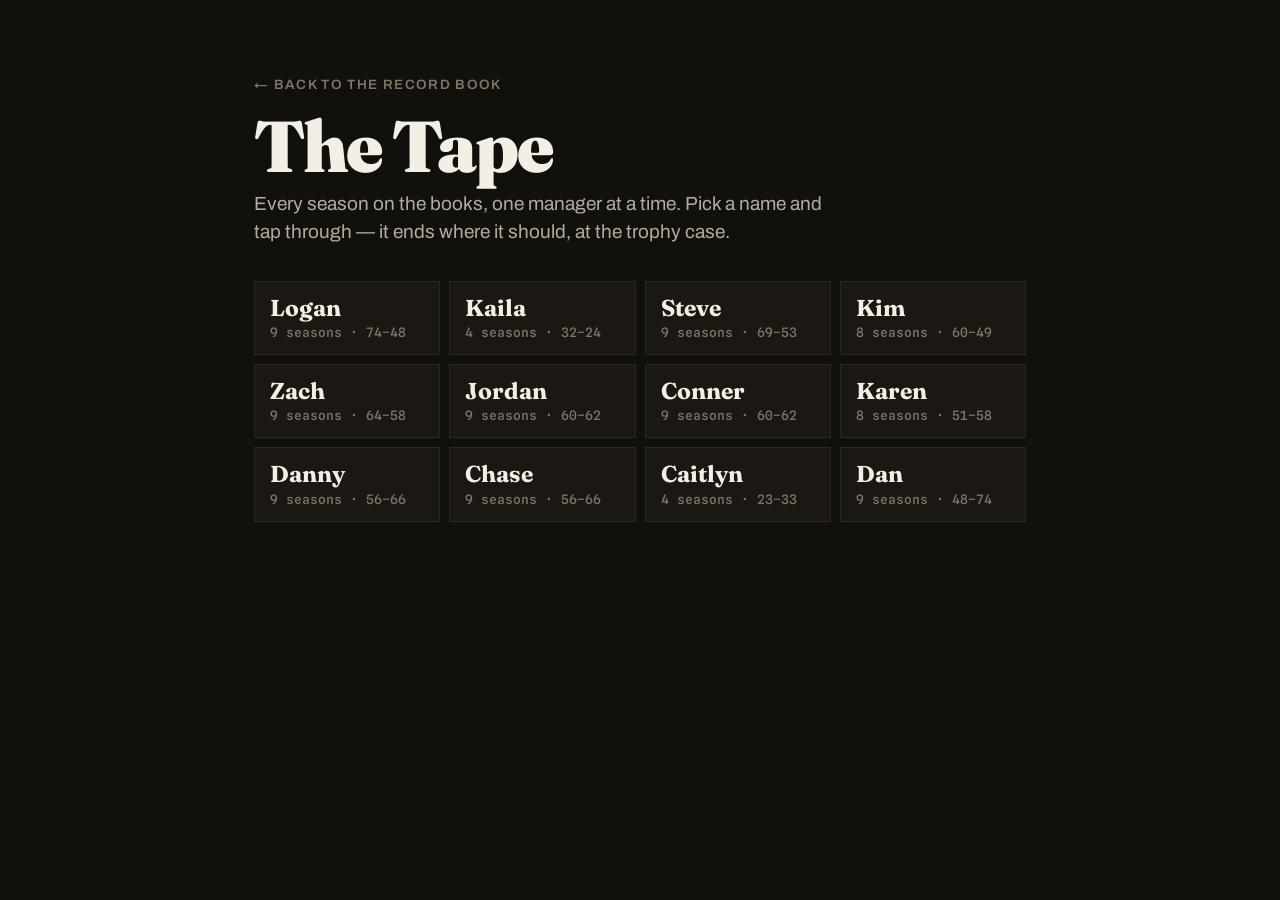
<file: tape.html>
<!doctype html>
<html lang="en">
<head>
<meta charset="utf-8">
<meta name="viewport" content="width=device-width, initial-scale=1, viewport-fit=cover">
<meta name="robots" content="noindex, nofollow">
<title>LoOG · The Tape</title>
<meta name="description" content="A season-by-season career retrospective for every manager in LoOG.">
<meta property="og:type" content="website">
<meta property="og:title" content="LoOG · The Tape">
<meta property="og:description" content="A season-by-season career retrospective for every manager in LoOG.">
<meta name="twitter:card" content="summary_large_image">
<link rel="icon" href="data:image/svg+xml,<svg xmlns='http://www.w3.org/2000/svg' viewBox='0 0 100 100'><text y='.9em' font-size='90'>&#127942;</text></svg>">
<link rel="preconnect" href="https://fonts.googleapis.com">
<link rel="preconnect" href="https://fonts.gstatic.com" crossorigin>
<link rel="stylesheet" href="https://fonts.googleapis.com/css2?family=Archivo:wght@400;500;600;700&family=Fraunces:opsz,wght@9..144,700;9..144,900&family=Spline+Sans+Mono:wght@400;500&display=swap">
<style>:root{
  --ink:#F3EFE5; --ink-2:#B4AC9B; --ink-3:#7E7666;
  --ground:#12100D; --felt:#1F3D34; --felt-2:#16302A;
  --brass:#C79A3A; --brass-2:#E0BC6A; --oxblood:#9A3141;
  --disp:"Fraunces",Georgia,serif; --sans:"Archivo","Helvetica Neue",system-ui,sans-serif;
  --mono:"Spline Sans Mono",ui-monospace,Menlo,monospace;
  --pad:clamp(22px,5vw,64px); --acc:#C79A3A; --acc2:#F2DCA0;
}
*{box-sizing:border-box}
html,body{height:100%}
body{margin:0;background:var(--ground);color:var(--ink);font:400 16px/1.5 var(--sans);
  -webkit-font-smoothing:antialiased;overscroll-behavior:none}
#app{min-height:100dvh}

/* ---------- picker ---------- */
.pick{max-width:900px;margin:0 auto;padding:clamp(28px,7vw,72px) var(--pad) 80px}
.pick h1{font:900 clamp(38px,9vw,72px)/.95 var(--disp);margin:0 0 10px;letter-spacing:-.03em}
.pick .dek{color:var(--ink-2);max-width:52ch;font-size:clamp(16px,1.7vw,19px);margin:0 0 34px}
.pick h2{font:600 clamp(12px,1.2vw,13.5px)/1 var(--sans);letter-spacing:.2em;text-transform:uppercase;
  color:var(--ink-3);margin:34px 0 13px}
.grid{display:grid;grid-template-columns:repeat(auto-fill,minmax(148px,1fr));gap:9px}
.who{appearance:none;text-align:left;cursor:pointer;padding:14px 15px;
  background:#1B1813;border:1px solid #2C271F;color:var(--ink);
  transition:background .16s,border-color .16s,transform .16s}
.who:hover{background:#231F18;border-color:var(--acc);transform:translateY(-2px)}
.who b{display:block;font:700 clamp(20px,1.8vw,23px)/1.1 var(--disp);margin-bottom:4px}
.who span{font:500 clamp(12px,1.2vw,13px)/1 var(--mono);color:var(--ink-3)}

/* ---------- deck ---------- */
.deck{position:fixed;inset:0;display:flex;flex-direction:column;cursor:pointer;
  -webkit-tap-highlight-color:transparent}
.bars{display:flex;gap:4px;padding:12px var(--pad) 0;flex:0 0 auto}
.bars,.top,.nav>*{max-width:none}
.top{max-width:none}
.bars i{flex:1;height:3px;background:rgba(255,255,255,.16);overflow:hidden}
.bars i b{display:block;height:100%;width:0;background:var(--acc2)}
.bars i.on b{width:100%;transition:width .45s ease}
.bars i.done b{width:100%}
.top{display:flex;align-items:center;gap:12px;padding:14px var(--pad) 0;flex:0 0 auto}
.top .who2{font:600 clamp(12px,1.2vw,14px)/1 var(--sans);letter-spacing:.16em;text-transform:uppercase;color:var(--ink-3)}
.topnav{margin-left:auto;display:flex;gap:8px;align-items:center}
.top button,.top .topnav a{appearance:none;background:transparent;border:1px solid #302B23;
  color:var(--ink-3);cursor:pointer;font:600 clamp(11px,1.1vw,12.5px)/1 var(--sans);letter-spacing:.14em;
  text-transform:uppercase;padding:9px 13px}
.top .topnav a{text-decoration:none}
.top button,.top .topnav a{display:inline-flex;align-items:center;justify-content:center;
  text-align:center;white-space:nowrap}
/* the league name plus two buttons will not fit a phone on one line; give the
   buttons their own row rather than letting one slide off the right edge */
@media (max-width:620px){
  .top{flex-wrap:wrap;gap:8px}
  .top .who2{flex:1 1 100%}
  .topnav{margin-left:0;width:100%}
}
.top button:hover,.top .topnav a:hover{color:var(--ink);border-color:var(--acc)}
.card{flex:1 1 auto;display:flex;flex-direction:column;justify-content:center;
  padding:clamp(16px,4vh,40px) var(--pad) clamp(64px,9vh,92px);overflow-y:auto}
.inner{width:100%;max-width:1060px;margin-inline:auto}
.card.mid{align-items:center}
.card.mid .eyebrow{text-align:center}
.nav{position:fixed;left:0;right:0;bottom:0;display:flex;justify-content:space-between;
  align-items:center;padding:14px var(--pad) 20px;pointer-events:none;
  background:linear-gradient(180deg,transparent,rgba(18,16,13,.9) 55%)}
.nav span{font:500 clamp(12px,1.2vw,14px)/1 var(--mono);color:var(--ink-3)}
.nav em{font-style:normal;color:var(--ink-2)}

/* ---------- card type ---------- */
.eyebrow{font:600 clamp(12px,1.35vw,14px)/1 var(--sans);letter-spacing:.22em;text-transform:uppercase;
  color:var(--acc2);margin-bottom:clamp(12px,2.4vh,22px)}
.hero{font:900 clamp(44px,12.5vw,116px)/.9 var(--disp);letter-spacing:-.035em;margin:0}
.sub{font:400 clamp(19px,2.5vw,29px)/1.4 var(--disp);color:var(--ink-2);
  margin:clamp(12px,2.2vh,20px) 0 0;max-width:24ch}
.big{font:900 clamp(34px,8vw,78px)/.95 var(--disp);letter-spacing:-.03em;margin:0}
.lede{font:400 clamp(17px,1.9vw,22px)/1.5 var(--sans);color:var(--ink-2);
  margin:clamp(14px,2.4vh,22px) 0 0;max-width:34ch}

.stats{display:grid;grid-template-columns:repeat(auto-fit,minmax(124px,1fr));
  gap:clamp(14px,3vw,34px);margin-top:clamp(20px,3.6vh,38px);max-width:720px}
.stat .n{font:900 clamp(36px,5.2vw,60px)/1 var(--disp);letter-spacing:-.03em;
  font-variant-numeric:tabular-nums}
.stat .k{font:600 clamp(11.5px,1.15vw,13px)/1.3 var(--sans);letter-spacing:.15em;text-transform:uppercase;
  color:var(--ink-3);margin-top:8px}

.duo{display:grid;grid-template-columns:repeat(auto-fit,minmax(240px,400px));justify-content:start;
  gap:clamp(14px,3vw,26px);margin-top:clamp(20px,3.4vh,34px);max-width:760px}
.box{border:1px solid #2C271F;background:#191611;padding:clamp(16px,3vw,24px)}
.box .k{font:600 clamp(11.5px,1.15vw,13px)/1 var(--sans);letter-spacing:.16em;text-transform:uppercase;
  color:var(--ink-3);margin-bottom:11px}
.box .v{font:900 clamp(27px,3.6vw,42px)/1.04 var(--disp);letter-spacing:-.025em}
.box .m{font:500 clamp(13px,1.25vw,15px)/1 var(--mono);color:var(--ink-2);margin-top:9px}
.box.good{border-color:#4A5F3C} .box.bad{border-color:#5E3038}
.box.good .v{color:#B9D69B} .box.bad .v{color:#E9A6AE}

/* ---------- the case ---------- */
/* The case used to float as a small island on the page ground, which is what made
   it read as tacked on. It now sits in a room: a wall behind it that bleeds the full
   width, and a floor that runs off both edges and down to the bottom of the screen. */
.card.room{justify-content:flex-start;padding-bottom:0;
  background:linear-gradient(180deg,#16130F 0%,#1B1712 46%,#221D16 78%,#282219 100%)}
.card.room .eyebrow{text-align:center;margin-bottom:clamp(10px,2vh,18px);flex:0 0 auto}
.roomWrap{position:relative;display:flex;flex-direction:column;align-items:center;width:100%;
  flex:1 1 auto;justify-content:flex-end}
/* the pool of light the case throws onto its own wall */
.roomWrap::before{content:"";position:absolute;
  left:calc(-1 * var(--pad));right:calc(-1 * var(--pad));
  top:-120vh;bottom:0;z-index:0;pointer-events:none;
  background:radial-gradient(42% 30% at 50% 92%,rgba(255,208,140,.16),transparent 72%)}
.caseWrap{position:relative;z-index:1;max-width:min(680px,100%);width:100%;margin:0 auto}
.floor{position:relative;z-index:1;align-self:stretch;   /* the room centres its children */
  margin-inline:calc(-1 * var(--pad));justify-content:center;
  padding:clamp(16px,2.2vh,24px) var(--pad) clamp(56px,7.5vh,78px)}
.case{position:relative;padding:12px;
  background:linear-gradient(158deg,#6B4A25,#3A2714 26%,#5C3F1F 52%,#2E1F10 78%,#4A331A);
  box-shadow:0 1px 0 rgba(255,225,170,.28) inset,0 26px 46px -22px rgba(0,0,0,.7)}
.crown{height:12px;margin:-12px -12px 10px;
  background:linear-gradient(180deg,#7A552B,#4A331A 60%,#2B1D0F);
  box-shadow:0 1px 0 rgba(255,228,175,.3) inset}
.felt{position:relative;min-height:clamp(236px,34vh,376px);padding:20px 16px 16px;
  display:flex;flex-direction:column;justify-content:center;
  background:radial-gradient(120% 78% at 50% 0%,rgba(255,226,170,.20),rgba(255,226,170,0) 62%),
    linear-gradient(178deg,var(--felt),var(--felt-2));
  box-shadow:0 0 0 1px rgba(0,0,0,.45) inset,0 16px 34px -12px rgba(0,0,0,.75) inset}
.lights{position:absolute;top:0;left:0;right:0;height:4px;filter:blur(1px);
  background:linear-gradient(90deg,transparent,rgba(255,231,186,.95) 12%,transparent 13%,
    transparent 30%,rgba(255,231,186,.95) 38%,transparent 39%,transparent 58%,
    rgba(255,231,186,.95) 64%,transparent 65%,transparent 82%,rgba(255,231,186,.95) 88%,transparent 89%)}
.shelf{position:relative;display:flex;flex-wrap:wrap;justify-content:center;gap:10px;
  padding:0 4px 14px;margin-bottom:16px}
.shelf::after{content:"";position:absolute;left:-8px;right:-8px;bottom:0;height:6px;
  background:linear-gradient(180deg,#8A6230,#5A3E1D 55%,#33230F);
  box-shadow:0 1px 0 rgba(255,230,180,.4) inset,0 6px 14px -4px rgba(0,0,0,.65)}
.shelf:last-of-type{margin-bottom:2px}
.plate{position:relative;width:clamp(104px,15vw,124px);padding:11px 9px 10px;text-align:center;overflow:hidden;
  box-shadow:0 2px 0 rgba(0,0,0,.35),0 12px 20px -10px rgba(0,0,0,.7),
    0 0 0 1px rgba(0,0,0,.3) inset,0 1px 0 rgba(255,255,255,.42) inset}
.plate::after{content:"";position:absolute;inset:0;pointer-events:none;
  background:linear-gradient(114deg,transparent 34%,rgba(255,255,255,.42) 44%,
    rgba(255,255,255,.06) 50%,transparent 58%)}
.plate .yr{font:500 12px/1 var(--mono);opacity:.72}
.plate .big2{font:900 clamp(27px,3.2vw,32px)/1.02 var(--disp);margin:4px 0 2px;letter-spacing:-.02em}
.plate .lab{font:700 10px/1 var(--sans);letter-spacing:.13em;text-transform:uppercase;opacity:.78}
.plate .rec{font:500 12px/1 var(--mono);margin-top:6px;padding-top:6px;opacity:.72;
  border-top:1px solid rgba(0,0,0,.22)}
.gold{background:linear-gradient(152deg,#C9A24B,#F0D896 17%,#B8862B 41%,#E0BC6A 57%,#8E6A22);color:#33240A}
.silver{background:linear-gradient(152deg,#A8AEB5,#EDF1F5 17%,#8C939B 41%,#D4D9DF 57%,#767D85);color:#20252A;width:clamp(96px,13.5vw,112px)}
.bronze{background:linear-gradient(152deg,#A2673A,#E0A87E 17%,#8A5227 41%,#C68A5C 57%,#71401D);color:#2B1607;width:clamp(96px,13.5vw,112px)}
.silver .big2,.bronze .big2{font-size:23px}
.plaque{margin:12px auto 0;width:max-content;padding:8px 22px;
  background:linear-gradient(152deg,#C9A24B,#EAD08A 20%,#A87C27 55%,#D9B45E 78%,#8E6A22);
  color:#2E200A;font:700 clamp(13px,1.4vw,15px)/1 var(--sans);letter-spacing:.22em;text-transform:uppercase;
  box-shadow:0 2px 0 rgba(0,0,0,.4),0 0 0 1px rgba(0,0,0,.3) inset,0 1px 0 rgba(255,255,255,.45) inset}
/* paper on a porcelain ledge */
.floor{display:flex;flex-wrap:wrap;gap:clamp(11px,1.6vw,16px);align-items:flex-end;
  background:linear-gradient(180deg,rgba(0,0,0,.5),transparent 30%),
    linear-gradient(180deg,#9A9384 0 7px,#847D6F 7px,#6B6558 58%,#544F44);
  box-shadow:0 1px 0 rgba(255,246,225,.35) inset}
.loo{position:relative;width:clamp(100px,14vw,118px);padding:15px 8px 18px;text-align:center;
  background:#FBFAF6;color:#4A463E;border-radius:2px;
  background-image:radial-gradient(circle at 50% 50%,rgba(120,110,95,.055) 1.1px,transparent 1.6px),
    radial-gradient(circle at 50% 50%,rgba(120,110,95,.04) 1px,transparent 1.5px);
  background-size:11px 11px,11px 11px;background-position:0 0,5.5px 5.5px;
  clip-path:polygon(0 0,100% 0,100% 89%,94% 96%,87% 90%,79% 97%,71% 91%,63% 98%,
    55% 92%,47% 98%,39% 91%,31% 97%,23% 90%,15% 96%,7% 90%,0 96%);
  box-shadow:0 10px 16px -12px rgba(0,0,0,.5)}
.loo::before{content:"";position:absolute;left:7px;right:7px;top:7px;
  border-top:2px dotted rgba(0,0,0,.16)}
.loo:nth-child(odd){transform:rotate(-2.2deg)} .loo:nth-child(even){transform:rotate(1.6deg)}
.loo .yr{font:500 12px/1 var(--mono);opacity:.7}
.loo .lab{font:700 9.5px/1.25 var(--sans);letter-spacing:.11em;text-transform:uppercase;
  margin-top:5px;color:#8A4450}
.loo .rec{font:500 12px/1 var(--mono);margin-top:6px;padding-top:6px;opacity:.66;
  border-top:1px solid rgba(0,0,0,.1)}
.web{position:absolute;width:clamp(84px,16vw,116px);height:clamp(84px,16vw,116px);opacity:.3;pointer-events:none;color:#EFEDE4}
.web.tl{top:0;left:0} .web.tr{top:0;right:0;transform:scaleX(-1)}
.web.bl{bottom:0;left:0;transform:scaleY(-1)}
.dust{display:flex;align-items:center;justify-content:center;flex:1;padding:0 26px;
  font:400 italic clamp(16px,2vw,21px)/1.5 var(--disp);color:rgba(240,236,224,.42);text-align:center}

/* ---------- motion ---------- */
.in{opacity:0;transform:translateY(14px);animation:rise .5s cubic-bezier(.2,.7,.3,1) forwards}
@keyframes rise{to{opacity:1;transform:none}}
.pop{opacity:0;transform:scale(.9) translateY(10px);animation:pop .42s cubic-bezier(.2,.9,.3,1.1) forwards}
@keyframes pop{to{opacity:1;transform:none}}
@media (prefers-reduced-motion:reduce){
  .in,.pop{animation:none;opacity:1;transform:none}
  .bars i.on b{transition:none}
}

/* ---------- career strip ---------- */
.strip{display:flex;gap:clamp(3px,.5vw,7px);margin-top:clamp(22px,3.4vh,36px);width:100%}
.strip .cell{flex:1 1 0;min-width:0}
.strip .bar{height:clamp(56px,9vh,88px);border-radius:2px;position:relative;overflow:hidden;
  display:flex;align-items:center;justify-content:center;
  box-shadow:0 1px 0 rgba(255,255,255,.10) inset}
.strip .bar span{position:relative;z-index:1;font:900 clamp(15px,1.7vw,21px)/1 var(--disp);
  letter-spacing:-.02em}
.b-g span,.b-s span,.b-b span,.b-p span{color:rgba(28,22,10,.72)}
.b-x span,.b-o span{color:rgba(243,239,229,.5)}
.strip .bar::after{content:"";position:absolute;inset:0;
  background:linear-gradient(150deg,transparent 38%,rgba(255,255,255,.3) 48%,transparent 58%)}
.strip .y{font:500 clamp(10px,1.05vw,12px)/1 var(--mono);color:var(--ink-3);
  margin-top:8px;text-align:center}
.b-g{background:linear-gradient(152deg,#C9A24B,#F0D896 24%,#B8862B 62%,#8E6A22)}
.b-s{background:linear-gradient(152deg,#A8AEB5,#EDF1F5 24%,#8C939B 62%,#767D85)}
.b-b{background:linear-gradient(152deg,#A2673A,#E0A87E 24%,#8A5227 62%,#71401D)}
.b-p{background:linear-gradient(152deg,#E4E2DB,#FFFFFF 24%,#D2CFC6 62%,#C2BEB3)}
.b-x{background:color-mix(in srgb,var(--acc) 52%,#1D1A14)}
.b-o{background:#241F19}
.legend{display:flex;flex-wrap:wrap;gap:8px 18px;margin-top:16px}
.legend i{display:flex;align-items:center;gap:7px;font-style:normal;
  font:500 clamp(11px,1.1vw,12.5px)/1 var(--sans);color:var(--ink-3)}
.legend i b{width:12px;height:12px;border-radius:2px;display:block}
.rankline{font:500 clamp(12.5px,1.25vw,14.5px)/1.5 var(--mono);color:var(--ink-3);
  margin-top:clamp(14px,2vh,20px)}
.rankline em{font-style:normal;color:var(--acc2)}

/* ---------- entry and exit ---------- */
.back{display:inline-block;margin-bottom:20px;color:var(--ink-3);text-decoration:none;
  font:600 clamp(12px,1.2vw,13.5px)/1 var(--sans);letter-spacing:.1em;text-transform:uppercase}
.back:hover{color:var(--acc2)}
.nav .ends{display:flex;gap:14px;align-items:center;pointer-events:auto}
.nav .ends button,.nav .ends a{appearance:none;background:transparent;cursor:pointer;
  border:1px solid #35301F;color:var(--ink-2);text-decoration:none;
  font:600 clamp(11px,1.1vw,12.5px)/1 var(--sans);letter-spacing:.12em;text-transform:uppercase;
  padding:10px 14px}
.nav .ends button:hover,.nav .ends a:hover{color:var(--ink);border-color:var(--acc)}
</style>
</head>
<body>
<div id="app"></div>
<script>const DATA=[{"accent":["#C79A3A","#F2DCA0"],"strip":[{"y":2017,"t":"s","fin":2,"r":"11-2"},{"y":2018,"t":"x","fin":5,"r":"7-6"},{"y":2019,"t":"s","fin":2,"r":"8-5"},{"y":2020,"t":"g","fin":1,"r":"10-3"},{"y":2021,"t":"g","fin":1,"r":"8-6"},{"y":2022,"t":"b","fin":3,"r":"9-5"},{"y":2023,"t":"x","fin":5,"r":"8-6"},{"y":2024,"t":"x","fin":6,"r":"5-9"},{"y":2025,"t":"o","fin":9,"r":"8-6"}],"name":"Logan","league":"loog","seasons":9,"first":2017,"last":2025,"w":74,"l":48,"winPct":60.7,"pf":14630,"ppg":120.1,"titles":2,"runnerUps":2,"thirds":1,"lasts":0,"playoffs":8,"divTitles":6,"allPlay":60.7,"best":{"y":2020,"r":"10–3","fin":1,"note":"Champion","ppg":137.9},"worst":{"y":2025,"r":"8–6","fin":9},"leagueWeeks":19,"heartbreak":13,"streak":[10,"2017 W5","2017 W15"],"favourite":["Robert Woods",3],"draft":{"per":-1.8,"grade":"C+","years":9,"total":-3.7},"steal":null,"bust":null,"victim":{"vs":"Dan","w":10,"l":2},"nemesis":{"vs":"Kaila","w":2,"l":6},"verdict":["Champion","Got their name on the trophy. Nobody can take that back."],"plates":{"gold":[{"y":2020,"r":"10–3"},{"y":2021,"r":"8–6"}],"silver":[{"y":2017,"r":"11–2"},{"y":2019,"r":"8–5"}],"bronze":[{"y":2022,"r":"9–5"}],"loo":[]},"rank":{"pf":1,"winPct":1,"titles":2,"playoffs":1},"of":12},{"accent":["#A84152","#F0B3BC"],"strip":[{"y":2022,"t":"x","fin":6,"r":"7-7"},{"y":2023,"t":"x","fin":4,"r":"9-5"},{"y":2024,"t":"o","fin":8,"r":"8-6"},{"y":2025,"t":"s","fin":2,"r":"8-6"}],"name":"Kaila","league":"loog","seasons":4,"first":2022,"last":2025,"w":32,"l":24,"winPct":57.1,"pf":6333,"ppg":113.1,"titles":0,"runnerUps":1,"thirds":0,"lasts":0,"playoffs":3,"divTitles":1,"allPlay":55.2,"best":{"y":2025,"r":"8–6","fin":2,"note":"Runner Up","ppg":112.1},"worst":{"y":2024,"r":"8–6","fin":8},"leagueWeeks":3,"heartbreak":7,"streak":[7,"2025 W9","2025 W16"],"favourite":["Nico Collins",3],"draft":{"per":2.3,"grade":"A-","years":4,"total":7},"steal":{"y":2022,"p":"Patrick Mahomes","pos":"QB","rd":"R5","val":"+167"},"bust":null,"victim":{"vs":"Caitlyn","w":6,"l":0},"nemesis":{"vs":"Dan","w":1,"l":5},"verdict":["Always invited, never crowned","Reliably in the playoffs. Reliably out of them again."],"plates":{"gold":[],"silver":[{"y":2025,"r":"8–6"}],"bronze":[],"loo":[]},"rank":{"pf":11,"winPct":2,"titles":6,"playoffs":10},"of":12},{"accent":["#3E8E77","#A9E3CF"],"strip":[{"y":2017,"t":"b","fin":3,"r":"9-4"},{"y":2018,"t":"o","fin":8,"r":"3-10"},{"y":2019,"t":"p","fin":10,"r":"4-9"},{"y":2020,"t":"o","fin":9,"r":"5-8"},{"y":2021,"t":"x","fin":5,"r":"8-6"},{"y":2022,"t":"x","fin":5,"r":"9-5"},{"y":2023,"t":"s","fin":2,"r":"9-5"},{"y":2024,"t":"s","fin":2,"r":"12-2"},{"y":2025,"t":"b","fin":3,"r":"10-4"}],"name":"Steve","league":"loog","seasons":9,"first":2017,"last":2025,"w":69,"l":53,"winPct":56.6,"pf":14232,"ppg":116.4,"titles":0,"runnerUps":2,"thirds":2,"lasts":1,"playoffs":6,"divTitles":3,"allPlay":55.8,"best":{"y":2024,"r":"12–2","fin":2,"note":"Runner Up","ppg":127.3},"worst":{"y":2020,"r":"5–8","fin":10},"leagueWeeks":13,"heartbreak":5,"streak":[9,"2024 W1","2024 W9"],"favourite":["DeAndre Hopkins",3],"draft":{"per":5.2,"grade":"A","years":9,"total":10.1},"steal":{"y":2021,"p":"Cooper Kupp","pos":"WR","rd":"R5","val":"+194"},"bust":{"y":2017,"p":"David Johnson","pos":"RB","rd":"R1","val":"-192"},"victim":{"vs":"Kaila","w":6,"l":2},"nemesis":{"vs":"Logan","w":5,"l":10},"verdict":["The bridesmaid","Made the final more than once. Won it none of those times."],"plates":{"gold":[],"silver":[{"y":2023,"r":"9–5"},{"y":2024,"r":"12–2"}],"bronze":[{"y":2017,"r":"9–4"},{"y":2025,"r":"10–4"}],"loo":[{"y":2019,"r":"4–9"}]},"rank":{"pf":4,"winPct":3,"titles":7,"playoffs":2},"of":12},{"accent":["#6689B8","#C3D8EF"],"strip":[{"y":2018,"t":"o","fin":9,"r":"6-7"},{"y":2019,"t":"x","fin":6,"r":"7-6"},{"y":2020,"t":"x","fin":6,"r":"7-6"},{"y":2021,"t":"x","fin":6,"r":"8-6"},{"y":2022,"t":"o","fin":8,"r":"5-9"},{"y":2023,"t":"b","fin":3,"r":"7-7"},{"y":2024,"t":"b","fin":3,"r":"11-3"},{"y":2025,"t":"o","fin":11,"r":"9-5"}],"name":"Kim","league":"loog","seasons":8,"first":2018,"last":2025,"w":60,"l":49,"winPct":55,"pf":12435,"ppg":114.1,"titles":0,"runnerUps":0,"thirds":2,"lasts":0,"playoffs":5,"divTitles":1,"allPlay":51.1,"best":{"y":2024,"r":"11–3","fin":3,"note":"Third","ppg":125.9},"worst":{"y":2025,"r":"9–5","fin":11},"leagueWeeks":7,"heartbreak":4,"streak":[8,"2024 W4","2024 W11"],"favourite":["Tom Brady",3],"draft":{"per":1.5,"grade":"B+","years":8,"total":3.2},"steal":null,"bust":null,"victim":{"vs":"Caitlyn","w":7,"l":0},"nemesis":{"vs":"Steve","w":5,"l":13},"verdict":["Quietly excellent","No fanfare, no collapse, just a winning record year on year."],"plates":{"gold":[],"silver":[],"bronze":[{"y":2023,"r":"7–7"},{"y":2024,"r":"11–3"}],"loo":[]},"rank":{"pf":10,"winPct":4,"titles":8,"playoffs":3},"of":12},{"accent":["#BC7C33","#F4CE96"],"strip":[{"y":2017,"t":"x","fin":6,"r":"4-9"},{"y":2018,"t":"g","fin":1,"r":"9-4"},{"y":2019,"t":"g","fin":1,"r":"11-2"},{"y":2020,"t":"o","fin":8,"r":"6-7"},{"y":2021,"t":"o","fin":8,"r":"7-7"},{"y":2022,"t":"s","fin":2,"r":"12-2"},{"y":2023,"t":"o","fin":11,"r":"5-9"},{"y":2024,"t":"g","fin":1,"r":"6-8"},{"y":2025,"t":"o","fin":8,"r":"4-10"}],"name":"Zach","league":"loog","seasons":9,"first":2017,"last":2025,"w":64,"l":58,"winPct":52.5,"pf":14423,"ppg":118.3,"titles":3,"runnerUps":1,"thirds":0,"lasts":0,"playoffs":5,"divTitles":3,"allPlay":52.7,"best":{"y":2019,"r":"11–2","fin":1,"note":"Champion","ppg":130.9},"worst":{"y":2023,"r":"5–9","fin":11},"leagueWeeks":10,"heartbreak":6,"streak":[10,"2022 W1","2022 W10"],"favourite":["Justin Jefferson",4],"draft":{"per":-0.2,"grade":"B","years":9,"total":-0.3},"steal":{"y":2025,"p":"Puka Nacua","pos":"WR","rd":"R1","val":"+154"},"bust":null,"victim":{"vs":"Karen","w":12,"l":2},"nemesis":{"vs":"Kaila","w":1,"l":3},"verdict":["Dynasty","Three or more rings. The rest of the league plays for second."],"plates":{"gold":[{"y":2018,"r":"9–4"},{"y":2019,"r":"11–2"},{"y":2024,"r":"6–8"}],"silver":[{"y":2022,"r":"12–2"}],"bronze":[],"loo":[]},"rank":{"pf":3,"winPct":5,"titles":1,"playoffs":4},"of":12},{"accent":["#8A6BAE","#D6C4EA"],"strip":[{"y":2017,"t":"g","fin":1,"r":"11-2"},{"y":2018,"t":"x","fin":4,"r":"9-4"},{"y":2019,"t":"x","fin":4,"r":"7-6"},{"y":2020,"t":"o","fin":7,"r":"6-7"},{"y":2021,"t":"p","fin":10,"r":"4-10"},{"y":2022,"t":"x","fin":4,"r":"4-10"},{"y":2023,"t":"o","fin":7,"r":"5-9"},{"y":2024,"t":"x","fin":4,"r":"8-6"},{"y":2025,"t":"p","fin":12,"r":"6-8"}],"name":"Jordan","league":"loog","seasons":9,"first":2017,"last":2025,"w":60,"l":62,"winPct":49.2,"pf":13562,"ppg":111.3,"titles":1,"runnerUps":0,"thirds":0,"lasts":2,"playoffs":5,"divTitles":2,"allPlay":48.3,"best":{"y":2017,"r":"11–2","fin":1,"note":"Champion","ppg":108},"worst":{"y":2025,"r":"6–8","fin":12},"leagueWeeks":11,"heartbreak":9,"streak":[9,"2017 W1","2017 W9"],"favourite":["Allen Robinson",3],"draft":{"per":2.1,"grade":"A-","years":9,"total":4.1},"steal":null,"bust":{"y":2022,"p":"Javonte Williams","pos":"RB","rd":"R1","val":"-178"},"victim":{"vs":"Dan","w":12,"l":4},"nemesis":{"vs":"Kaila","w":1,"l":5},"verdict":["Feast or famine","A title and a toilet. No middle gear whatsoever."],"plates":{"gold":[{"y":2017,"r":"11–2"}],"silver":[],"bronze":[],"loo":[{"y":2021,"r":"4–10"},{"y":2025,"r":"6–8"}]},"rank":{"pf":7,"winPct":6,"titles":4,"playoffs":5},"of":12},{"accent":["#2F8E97","#A6E2E8"],"strip":[{"y":2017,"t":"x","fin":4,"r":"7-6"},{"y":2018,"t":"x","fin":6,"r":"8-5"},{"y":2019,"t":"o","fin":7,"r":"5-8"},{"y":2020,"t":"s","fin":2,"r":"7-6"},{"y":2021,"t":"x","fin":4,"r":"7-7"},{"y":2022,"t":"o","fin":7,"r":"9-5"},{"y":2023,"t":"o","fin":10,"r":"7-7"},{"y":2024,"t":"o","fin":10,"r":"4-10"},{"y":2025,"t":"x","fin":5,"r":"6-8"}],"name":"Conner","league":"loog","seasons":9,"first":2017,"last":2025,"w":60,"l":62,"winPct":49.2,"pf":14001,"ppg":114.9,"titles":0,"runnerUps":1,"thirds":0,"lasts":0,"playoffs":5,"divTitles":1,"allPlay":48.3,"best":{"y":2020,"r":"7–6","fin":2,"note":"Runner Up","ppg":122},"worst":{"y":2024,"r":"4–10","fin":10},"leagueWeeks":8,"heartbreak":10,"streak":[6,"2022 W12","2022 W17"],"favourite":["Antonio Brown",3],"draft":{"per":-3.3,"grade":"C","years":9,"total":-6.4},"steal":{"y":2023,"p":"Dak Prescott","pos":"QB","rd":"R11","val":"+181"},"bust":{"y":2020,"p":"Saquon Barkley","pos":"RB","rd":"R1","val":"-188"},"victim":{"vs":"Danny","w":13,"l":8},"nemesis":{"vs":"Logan","w":6,"l":10},"verdict":["Scoreboard merchant","Tops the league most weeks. Tops the standings never."],"plates":{"gold":[],"silver":[{"y":2020,"r":"7–6"}],"bronze":[],"loo":[]},"rank":{"pf":6,"winPct":7,"titles":9,"playoffs":6},"of":12},{"accent":["#9A9138","#E6DC96"],"strip":[{"y":2018,"t":"b","fin":3,"r":"7-6"},{"y":2019,"t":"x","fin":5,"r":"5-8"},{"y":2020,"t":"x","fin":4,"r":"7-6"},{"y":2021,"t":"b","fin":3,"r":"9-5"},{"y":2022,"t":"p","fin":12,"r":"4-10"},{"y":2023,"t":"x","fin":6,"r":"8-6"},{"y":2024,"t":"o","fin":7,"r":"7-7"},{"y":2025,"t":"o","fin":10,"r":"4-10"}],"name":"Karen","league":"loog","seasons":8,"first":2018,"last":2025,"w":51,"l":58,"winPct":46.8,"pf":12496,"ppg":114.8,"titles":0,"runnerUps":0,"thirds":2,"lasts":1,"playoffs":5,"divTitles":2,"allPlay":45,"best":{"y":2021,"r":"9–5","fin":3,"note":"Third","ppg":125.4},"worst":{"y":2022,"r":"4–10","fin":12},"leagueWeeks":11,"heartbreak":7,"streak":[7,"2021 W5","2021 W11"],"favourite":["Tyreek Hill",5],"draft":{"per":-2.4,"grade":"C","years":8,"total":-4.9},"steal":null,"bust":null,"victim":{"vs":"Danny","w":10,"l":6},"nemesis":{"vs":"Zach","w":2,"l":12},"verdict":["Podium furniture","Third place knows their name. The top two never learned it."],"plates":{"gold":[],"silver":[],"bronze":[{"y":2018,"r":"7–6"},{"y":2021,"r":"9–5"}],"loo":[{"y":2022,"r":"4–10"}]},"rank":{"pf":9,"winPct":8,"titles":10,"playoffs":7},"of":12},{"accent":["#B5654A","#F2BCA9"],"strip":[{"y":2017,"t":"x","fin":5,"r":"5-8"},{"y":2018,"t":"s","fin":2,"r":"9-4"},{"y":2019,"t":"b","fin":3,"r":"7-6"},{"y":2020,"t":"x","fin":5,"r":"7-6"},{"y":2021,"t":"o","fin":7,"r":"6-8"},{"y":2022,"t":"o","fin":10,"r":"6-8"},{"y":2023,"t":"o","fin":8,"r":"7-7"},{"y":2024,"t":"o","fin":11,"r":"4-10"},{"y":2025,"t":"x","fin":4,"r":"5-9"}],"name":"Danny","league":"loog","seasons":9,"first":2017,"last":2025,"w":56,"l":66,"winPct":45.9,"pf":14059,"ppg":115.5,"titles":0,"runnerUps":1,"thirds":1,"lasts":0,"playoffs":5,"divTitles":1,"allPlay":48.6,"best":{"y":2018,"r":"9–4","fin":2,"note":"Runner Up","ppg":140.8},"worst":{"y":2024,"r":"4–10","fin":11},"leagueWeeks":10,"heartbreak":9,"streak":[7,"2017 W15","2018 W5"],"favourite":["Derrick Henry",4],"draft":{"per":1.1,"grade":"B+","years":9,"total":2.1},"steal":null,"bust":null,"victim":{"vs":"Chase","w":8,"l":3},"nemesis":{"vs":"Caitlyn","w":1,"l":3},"verdict":["Scoreboard merchant","Tops the league most weeks. Tops the standings never."],"plates":{"gold":[],"silver":[{"y":2018,"r":"9–4"}],"bronze":[{"y":2019,"r":"7–6"}],"loo":[]},"rank":{"pf":5,"winPct":9,"titles":11,"playoffs":8},"of":12},{"accent":["#4E8CA0","#B4DCE8"],"strip":[{"y":2017,"t":"p","fin":8,"r":"2-11"},{"y":2018,"t":"p","fin":10,"r":"3-10"},{"y":2019,"t":"o","fin":8,"r":"5-8"},{"y":2020,"t":"b","fin":3,"r":"7-6"},{"y":2021,"t":"s","fin":2,"r":"7-7"},{"y":2022,"t":"g","fin":1,"r":"9-5"},{"y":2023,"t":"g","fin":1,"r":"10-4"},{"y":2024,"t":"x","fin":5,"r":"7-7"},{"y":2025,"t":"o","fin":7,"r":"6-8"}],"name":"Chase","league":"loog","seasons":9,"first":2017,"last":2025,"w":56,"l":66,"winPct":45.9,"pf":14481,"ppg":118.4,"titles":2,"runnerUps":1,"thirds":1,"lasts":2,"playoffs":5,"divTitles":2,"allPlay":49,"best":{"y":2023,"r":"10–4","fin":1,"note":"Champion","ppg":124.3},"worst":{"y":2018,"r":"3–10","fin":9},"leagueWeeks":16,"heartbreak":5,"streak":[7,"2022 W12","2023 W2"],"favourite":["Keenan Allen",3],"draft":{"per":-1.5,"grade":"B-","years":9,"total":-3},"steal":{"y":2019,"p":"Lamar Jackson","pos":"QB","rd":"R15","val":"+196"},"bust":{"y":2023,"p":"Nick Chubb","pos":"RB","rd":"R1","val":"-207"},"victim":{"vs":"Caitlyn","w":4,"l":1},"nemesis":{"vs":"Danny","w":3,"l":8},"verdict":["Feast or famine","A title and a toilet. No middle gear whatsoever."],"plates":{"gold":[{"y":2022,"r":"9–5"},{"y":2023,"r":"10–4"}],"silver":[{"y":2021,"r":"7–7"}],"bronze":[{"y":2020,"r":"7–6"}],"loo":[{"y":2017,"r":"2–11"},{"y":2018,"r":"3–10"}]},"rank":{"pf":2,"winPct":10,"titles":3,"playoffs":9},"of":12},{"accent":["#A55C86","#EBBBD5"],"strip":[{"y":2022,"t":"o","fin":11,"r":"6-8"},{"y":2023,"t":"p","fin":12,"r":"3-11"},{"y":2024,"t":"o","fin":9,"r":"6-8"},{"y":2025,"t":"x","fin":6,"r":"8-6"}],"name":"Caitlyn","league":"loog","seasons":4,"first":2022,"last":2025,"w":23,"l":33,"winPct":41.1,"pf":5966,"ppg":106.5,"titles":0,"runnerUps":0,"thirds":0,"lasts":1,"playoffs":1,"divTitles":1,"allPlay":39.7,"best":{"y":2025,"r":"8–6","fin":6,"note":null,"ppg":117.8},"worst":{"y":2023,"r":"3–11","fin":12},"leagueWeeks":2,"heartbreak":7,"streak":[3,"2025 W10","2025 W12"],"favourite":["Davante Adams",2],"draft":{"per":-0.6,"grade":"B-","years":4,"total":-1.7},"steal":null,"bust":null,"victim":{"vs":"Jordan","w":4,"l":1},"nemesis":{"vs":"Kim","w":0,"l":7},"verdict":["Character-building years","A career spent making everyone else feel better about theirs."],"plates":{"gold":[],"silver":[],"bronze":[],"loo":[{"y":2023,"r":"3–11"}]},"rank":{"pf":12,"winPct":11,"titles":12,"playoffs":11},"of":12},{"accent":["#79924A","#D2E3A4"],"strip":[{"y":2017,"t":"o","fin":7,"r":"3-10"},{"y":2018,"t":"o","fin":7,"r":"4-9"},{"y":2019,"t":"o","fin":9,"r":"6-7"},{"y":2020,"t":"p","fin":10,"r":"3-10"},{"y":2021,"t":"o","fin":9,"r":"6-8"},{"y":2022,"t":"o","fin":9,"r":"4-10"},{"y":2023,"t":"o","fin":9,"r":"6-8"},{"y":2024,"t":"p","fin":12,"r":"6-8"},{"y":2025,"t":"g","fin":1,"r":"10-4"}],"name":"Dan","league":"loog","seasons":9,"first":2017,"last":2025,"w":48,"l":74,"winPct":39.3,"pf":13120,"ppg":107.4,"titles":1,"runnerUps":0,"thirds":0,"lasts":2,"playoffs":1,"divTitles":1,"allPlay":42.6,"best":{"y":2025,"r":"10–4","fin":1,"note":"Champion","ppg":121.2},"worst":{"y":2024,"r":"6–8","fin":12},"leagueWeeks":12,"heartbreak":3,"streak":[4,"2021 W3","2021 W6"],"favourite":["Drake London",4],"draft":{"per":-2.1,"grade":"C+","years":9,"total":-4},"steal":{"y":2023,"p":"Christian McCaffrey","pos":"RB","rd":"R1","val":"+159"},"bust":null,"victim":{"vs":"Kaila","w":5,"l":1},"nemesis":{"vs":"Logan","w":2,"l":10},"verdict":["Feast or famine","A title and a toilet. No middle gear whatsoever."],"plates":{"gold":[{"y":2025,"r":"10–4"}],"silver":[],"bronze":[],"loo":[{"y":2020,"r":"3–10"},{"y":2024,"r":"6–8"}]},"rank":{"pf":8,"winPct":12,"titles":5,"playoffs":12},"of":12}],LEAGUES={"loog":"League of Ordinary Gentlemen"},BACK="index.html";
const app = document.getElementById('app');
const REDUCED = matchMedia('(prefers-reduced-motion: reduce)').matches;
const esc = s => String(s).replace(/[&<>"]/g, c => ({'&':'&amp;','<':'&lt;','>':'&gt;','"':'&quot;'}[c]));
const ord = n => n + (['th','st','nd','rd'][(n % 100 - 20) % 10] || ['th','st','nd','rd'][n % 100] || 'th');
let M = null, i = 0;

/* ---------- cards ---------- */
const stat = (n, k, d = 0) => `<div class="stat ${REDUCED?'':'in'}" style="animation-delay:${d}ms">
  <div class="n" data-to="${n}">${REDUCED ? n : 0}</div><div class="k">${k}</div></div>`;

const CARDS = [
  m => ({ eyebrow: LEAGUES[m.league], body: `
    <h1 class="hero ${REDUCED?'':'in'}">${esc(m.name)}</h1>
    <p class="sub ${REDUCED?'':'in'}" style="animation-delay:180ms">
      ${m.seasons} seasons, ${m.first} to ${m.last}.<br>Here is how that actually went.</p>` }),

  m => ({ eyebrow: 'The ledger', body: `
    <h2 class="big ${REDUCED?'':'in'}">${m.w}–${m.l}</h2>
    <p class="lede ${REDUCED?'':'in'}" style="animation-delay:120ms">
      ${m.w + m.l} games played. ${m.pf.toLocaleString()} points scored,
      ${m.ppg} a week on average.</p>
    <div class="stats">
      ${stat(m.winPct, 'Win %', 220)}
      ${stat(m.playoffs, 'Playoff trips', 320)}
      ${stat(m.divTitles, 'Division titles', 420)}
      ${m.allPlay !== null ? stat(m.allPlay, 'All-play %', 520) : ''}
    </div>
    <p class="rankline ${REDUCED?'':'in'}" style="animation-delay:600ms">
      <em>${ord(m.rank.pf)}</em> for points scored and <em>${ord(m.rank.winPct)}</em> by
      win rate, out of ${m.of}.</p>` }),

  m => ({ eyebrow: 'Every season', body: `
    <h2 class="big ${REDUCED?'':'in'}">${m.first}<span style="opacity:.4">&ndash;</span>${m.last}</h2>
    <p class="lede ${REDUCED?'':'in'}" style="animation-delay:120ms">
      One block a season, and where it finished. This is the shape of the whole thing.</p>
    <div class="strip">${m.strip.map((c, k) => `
      <div class="cell ${REDUCED?'':'pop'}" style="animation-delay:${200 + k * 70}ms">
        <div class="bar b-${c.t}" title="${c.y}: ${c.r}, ${ord(c.fin)}"><span>${ord(c.fin)}</span></div>
        <div class="y">'${String(c.y).slice(2)}</div></div>`).join('')}</div>
    <div class="legend ${REDUCED?'':'in'}" style="animation-delay:${200 + m.strip.length * 70 + 120}ms">
      <i><b class="b-g"></b>Champion</i><i><b class="b-s"></b>Runner-up</i>
      <i><b class="b-b"></b>Third</i><i><b class="b-p"></b>Biggest loser</i>
      <i><b class="b-x"></b>Playoffs</i><i><b class="b-o"></b>Missed out</i>
    </div>` }),

  m => ({ eyebrow: 'The peak', body: `
    <h2 class="big ${REDUCED?'':'in'}">${m.best.y}</h2>
    <p class="lede ${REDUCED?'':'in'}" style="animation-delay:120ms">
      Went <strong>${m.best.r}</strong> at ${m.best.ppg} a week and finished
      <strong>${ord(m.best.fin)}</strong>${m.best.note ? ` — ${esc(m.best.note.toLowerCase())}` : ''}.</p>
    <div class="stats">
      ${stat(m.leagueWeeks, 'Weeks top-scored', 240)}
      ${m.streak ? stat(m.streak[0], 'Longest win streak', 340) : ''}
      ${stat(m.heartbreak, 'Losses scoring above par', 440)}
    </div>` }),

  m => ({ eyebrow: 'Rivalries', body: `
    <h2 class="big ${REDUCED?'':'in'}">Who you beat<br>and who beat you</h2>
    <div class="duo">
      ${m.victim ? `<div class="box good ${REDUCED?'':'pop'}" style="animation-delay:180ms">
        <div class="k">Your favourite opponent</div>
        <div class="v">${esc(m.victim.vs)}</div>
        <div class="m">${m.victim.w}–${m.victim.l} all time</div></div>` : ''}
      ${m.nemesis ? `<div class="box bad ${REDUCED?'':'pop'}" style="animation-delay:300ms">
        <div class="k">Your nemesis</div>
        <div class="v">${esc(m.nemesis.vs)}</div>
        <div class="m">${m.nemesis.w}–${m.nemesis.l} all time</div></div>` : ''}
    </div>
    ${m.favourite ? `<p class="lede ${REDUCED?'':'in'}" style="animation-delay:420ms">
      You drafted <strong>${esc(m.favourite[0])}</strong> ${m.favourite[1]} times.
      Make of that what you will.</p>` : ''}` }),

  m => ({ eyebrow: 'The draft', body: `
    <h2 class="big ${REDUCED?'':'in'}">Grade: ${m.draft ? esc(m.draft.grade) : '—'}</h2>
    <p class="lede ${REDUCED?'':'in'}" style="animation-delay:120ms">
      ${m.draft ? `${m.draft.per > 0 ? '+' : ''}${m.draft.per} points of value per draft across
        ${m.draft.years} of them.` : 'Not enough draft history to grade.'}</p>
    <div class="duo">
      ${m.steal ? `<div class="box good ${REDUCED?'':'pop'}" style="animation-delay:240ms">
        <div class="k">Best pick</div><div class="v">${esc(m.steal.p)}</div>
        <div class="m">${m.steal.y} · ${esc(m.steal.rd)} · ${esc(m.steal.val)}</div></div>` : ''}
      ${m.bust ? `<div class="box bad ${REDUCED?'':'pop'}" style="animation-delay:360ms">
        <div class="k">Worst pick</div><div class="v">${esc(m.bust.p)}</div>
        <div class="m">${m.bust.y} · ${esc(m.bust.rd)} · ${esc(m.bust.val)}</div></div>` : ''}
    </div>` }),

  m => ({ eyebrow: 'The verdict', body: `
    <h2 class="hero ${REDUCED?'':'in'}" style="font-size:clamp(34px,8vw,80px)">${esc(m.verdict[0])}</h2>
    <p class="sub ${REDUCED?'':'in'}" style="animation-delay:200ms">${esc(m.verdict[1])}</p>` }),

  m => ({ eyebrow: 'The case', room: true, body: caseHTML(m) }),
];

/* ---------- the trophy case ---------- */
const WEB = c => `<svg class="web ${c}" viewBox="0 0 100 100" fill="none" stroke="currentColor"
  stroke-width="1.1"><path d="M0 0 L100 0 M0 0 L92 38 M0 0 L70 70 M0 0 L38 92 M0 0 L0 100"/>
  <path d="M22 0 Q17 17 0 22 M42 0 Q34 34 0 42 M64 0 Q52 52 0 64 M88 0 Q72 72 0 88"/></svg>`;

function caseHTML(m) {
  const P = m.plates, bare = !P.gold.length && !P.silver.length && !P.bronze.length;
  const plate = (cls, big, lab, d, k) => `<div class="plate ${cls} ${REDUCED?'':'pop'}"
    style="animation-delay:${180 + k * 90}ms"><div class="yr">${d.y}</div>
    <div class="big2">${big}</div><div class="lab">${lab}</div><div class="rec">${d.r}</div></div>`;
  let k = 0;
  const top = P.gold.map(d => plate('gold', '1st', 'Champion', d, k++)).join('');
  const bot = [...P.silver.map(d => plate('silver', '2nd', 'Runner-up', d, k++)),
               ...P.bronze.map(d => plate('bronze', '3rd', 'Third', d, k++))].join('');
  return `<div class="roomWrap"><div class="caseWrap">
    <div class="case ${REDUCED?'':'in'}"><div class="crown"></div>
      <div class="felt"><div class="lights"></div>
        ${bare ? WEB('tl') + WEB('tr') + WEB('bl') : ''}
        ${bare ? '<div class="dust">Nothing but dust in here.</div>'
               : (top ? `<div class="shelf">${top}</div>` : '') + (bot ? `<div class="shelf">${bot}</div>` : '')}
      </div><div class="plaque">${esc(m.name)}</div>
    </div></div>
    ${P.loo.length ? `<div class="floor">${P.loo.map((d, j) => `
      <div class="loo ${REDUCED?'':'pop'}" style="animation-delay:${380 + j * 110}ms">
        <div class="yr">${d.y}</div><div class="lab">Biggest<br>Loser</div>
        <div class="rec">${d.r}</div></div>`).join('')}</div>`
      : '<div class="floor"></div>'}
  </div>`;
}

/* ---------- deck ---------- */
function renderDeck() {
  const c = CARDS[i](M);
  app.innerHTML = `<div class="deck" style="--acc:${M.accent[0]};--acc2:${M.accent[1]}">
    <div class="bars">${CARDS.map((_, k) =>
      `<i class="${k < i ? 'done' : k === i ? 'on' : ''}"><b></b></i>`).join('')}</div>
    <div class="top"><span class="who2">${esc(M.name)} · ${LEAGUES[M.league]}</span>
      <span class="topnav">
        <button id="exit">All managers</button>
        ${BACK ? `<a href="${BACK}">Record book</a>` : ''}
      </span></div>
    <div class="card${c.room ? ' room' : ''}">
      ${c.room
        ? `<div class="eyebrow ${REDUCED?'':'in'}">${esc(c.eyebrow)}</div>${c.body}`
        : `<div class="inner"><div class="eyebrow ${REDUCED?'':'in'}">${esc(c.eyebrow)}</div>${c.body}</div>`}
    </div>
    <div class="nav"><span><em>${i + 1}</em> / ${CARDS.length}</span>
      ${i === CARDS.length - 1
        ? `<span class="ends"><button id="again">Pick someone else</button>${
            BACK ? `<a href="${BACK}">Back to the record book</a>` : ''}</span>`
        : '<span>Tap to continue</span>'}</div>
  </div>`;
  document.getElementById('exit').onclick = e => { e.stopPropagation(); pickerScreen(); };
  const again = document.getElementById('again');
  if (again) again.onclick = e => { e.stopPropagation(); pickerScreen(); };
  countUp();
}

// numbers tick up rather than appearing; the label is readable throughout
function countUp() {
  if (REDUCED) return;
  app.querySelectorAll('.n[data-to]').forEach(el => {
    const to = +el.dataset.to, dec = String(to).includes('.') ? 1 : 0, t0 = performance.now(), D = 780;
    (function step(t) {
      const p = Math.min(1, (t - t0) / D), e = 1 - Math.pow(1 - p, 3);
      el.textContent = (to * e).toFixed(dec);
      if (p < 1) requestAnimationFrame(step);
    })(t0);
  });
}

const go = d => { const n = i + d; if (n < 0 || n >= CARDS.length) return; i = n; renderDeck(); };

addEventListener('keydown', e => {
  if (!M) return;
  if (e.key === 'ArrowRight' || e.key === ' ') { e.preventDefault(); go(1); }
  if (e.key === 'ArrowLeft') go(-1);
  if (e.key === 'Escape') pickerScreen();
});
addEventListener('click', e => {
  if (!M || e.target.closest('button, a')) return;
  // a tap on a touch screen already advanced via touchend; ignore the synthetic
  // click that follows it so the deck does not jump two cards
  if (Date.now() - lastTouch < 700) return;
  go(e.clientX < innerWidth / 6 ? -1 : 1);
});

/* Touch is handled explicitly rather than leaning on the click above: iOS Safari
   does not reliably fire click for taps on non-interactive elements when the
   listener sits on window, which left swiping as the only way to advance. */
let tx = null, ty = null, lastTouch = 0;
addEventListener('touchstart', e => {
  const t = e.changedTouches[0]; tx = t.clientX; ty = t.clientY;
}, { passive: true });
addEventListener('touchend', e => {
  if (!M || tx === null) return;
  const t = e.changedTouches[0], dx = t.clientX - tx, dy = t.clientY - ty;
  tx = null; lastTouch = Date.now();
  if (e.target.closest('button, a')) return;
  if (Math.abs(dx) > 45 && Math.abs(dx) > Math.abs(dy)) { go(dx < 0 ? 1 : -1); return; }
  if (Math.abs(dx) < 14 && Math.abs(dy) < 14) go(t.clientX < innerWidth / 6 ? -1 : 1);
}, { passive: true });

/* ---------- picker ---------- */
function pickerScreen() {
  M = null; history.replaceState(null, '', location.pathname);
  const group = sl => DATA.filter(d => d.league === sl).map(d =>
    `<button class="who" data-l="${d.league}" data-m="${esc(d.name)}">
      <b>${esc(d.name)}</b><span>${d.seasons} seasons · ${d.w}–${d.l}</span></button>`).join('');
  app.innerHTML = `<div class="pick">
    ${BACK ? `<a class="back" href="${BACK}">\u2190 Back to the record book</a>` : ''}
    <h1>The Tape</h1>
    <p class="dek">Every season on the books, one manager at a time. Pick a name and tap
       through — it ends where it should, at the trophy case.</p>
    ${Object.entries(LEAGUES).map(([k, v]) =>
      // a single-league page does not need to caption the only league it has
      `${Object.keys(LEAGUES).length > 1 ? `<h2>${v}</h2>` : ''}
       <div class="grid">${group(k)}</div>`).join('')}
  </div>`;
  app.querySelectorAll('.who').forEach(b => b.onclick = ev => {
    ev.stopPropagation();
    start(b.dataset.l, b.dataset.m);
  });
}

function start(l, name) {
  M = DATA.find(d => d.league === l && d.name === name);
  if (!M) return pickerScreen();
  i = Math.min(CARDS.length - 1, Math.max(0, +(new URLSearchParams(location.search).get('c') || 1) - 1));
  history.replaceState(null, '', `?l=${encodeURIComponent(l)}&m=${encodeURIComponent(name)}`);
  renderDeck();
}

const q = new URLSearchParams(location.search);
// A per-league page only carries one league, so ?m= alone is a valid deep link;
// ?l= is only needed where the page holds more than one.
const ONLY = Object.keys(LEAGUES).length === 1 ? Object.keys(LEAGUES)[0] : null;
if (q.get('m')) start(q.get('l') || ONLY, q.get('m')); else pickerScreen();


/* dev only: report anything wider than the viewport */
if (q.get('probe')) {          // PROBE  (q is captured before replaceState rewrites the URL)
  requestAnimationFrame(() => requestAnimationFrame(() => {
    const V = document.documentElement.clientWidth, bad = [];
    document.querySelectorAll('*').forEach(el => {
      const r = el.getBoundingClientRect();
      if (r.right > V + 0.5 || r.left < -0.5)
        bad.push(`${el.className||el.tagName} L${r.left.toFixed(0)} R${r.right.toFixed(0)} W${r.width.toFixed(0)}`);
    });
    const d = document.createElement('div');
    d.style.cssText = 'position:fixed;left:0;top:0;right:0;z-index:99;background:#000;color:#0f0;'
      + 'font:11px/1.35 monospace;padding:6px;white-space:pre-wrap';
    d.textContent = 'VIEWPORT ' + V + '\n' + (bad.slice(0, 10).join('\n') || 'all inside');
    document.body.appendChild(d);
  }));
}

</script>
</body>
</html>
</file>
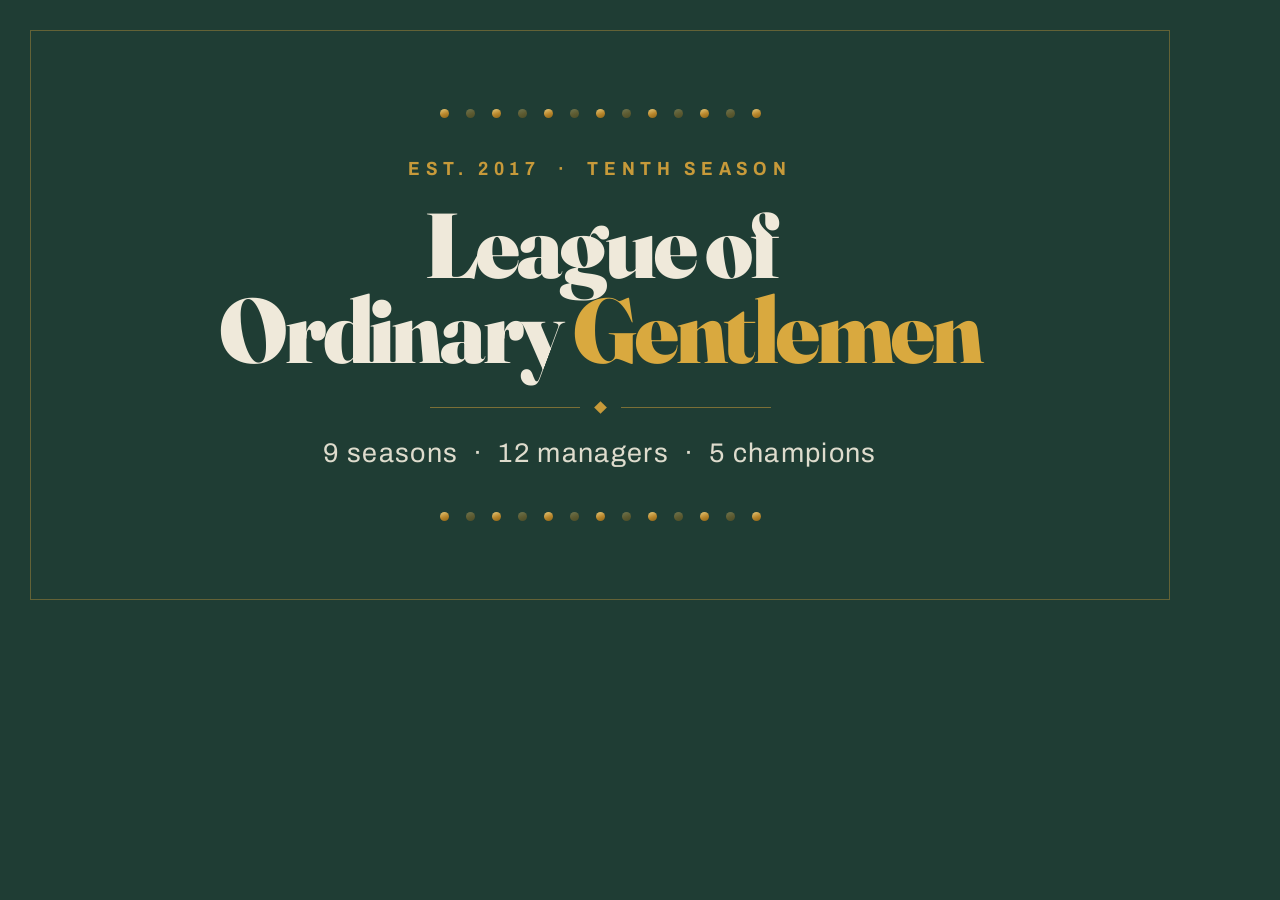
<file: og/loog.html>
<!doctype html>
<meta charset="utf-8">
<link rel="stylesheet" href="https://fonts.googleapis.com/css2?family=Fraunces:opsz,wght,SOFT,WONK@9..144,300..900,0..100,0..1&family=Archivo:wdth,wght@62..125,400..700&display=swap">
<style>
  *{margin:0;box-sizing:border-box}
  body{width:1200px;height:630px;overflow:hidden;background:#1F3D34;
       font-family:"Archivo",system-ui,sans-serif;color:#EFE9DA}
  .card{width:1200px;height:630px;padding:30px;display:flex}
  .frame{flex:1;border:1px solid rgba(199,154,58,.4);
         display:flex;flex-direction:column;align-items:center;justify-content:center;
         text-align:center;padding:44px 70px;gap:0}
  .studs{display:flex;gap:17px}
  .studs i{width:9px;height:9px;border-radius:50%;
     background:linear-gradient(160deg,#E6C878,#B8862B 55%,#8A6317)}
  .studs i:nth-child(even){opacity:.4}
  .eyebrow{font-size:19px;letter-spacing:.3em;text-transform:uppercase;font-weight:700;
           color:#C79A3A;font-variation-settings:"wdth" 88;margin-top:40px}
  h1{font-family:"Fraunces",Georgia,serif;font-weight:900;font-size:92px;line-height:.92;
     letter-spacing:-.035em;font-variation-settings:"opsz" 144,"SOFT" 0,"WONK" 1;margin-top:24px}
  h1 em{font-style:normal;color:#D9A93F}
  .divider{display:flex;align-items:center;gap:16px;margin-top:30px}
  .divider span{width:150px;height:1px;background:rgba(199,154,58,.55)}
  .divider b{width:9px;height:9px;transform:rotate(45deg);background:#C79A3A}
  .stats{font-size:27px;letter-spacing:.05em;margin-top:26px;color:rgba(239,233,218,.92)}
  .bottom{margin-top:44px}
</style>
<div class="card"><div class="frame">
  <div class="studs"><i></i><i></i><i></i><i></i><i></i><i></i><i></i><i></i><i></i><i></i><i></i><i></i><i></i></div>
  <div class="eyebrow">Est. 2017 &nbsp;&middot;&nbsp; Tenth Season</div>
  <h1>League of<br>Ordinary <em>Gentlemen</em></h1>
  <div class="divider"><span></span><b></b><span></span></div>
  <div class="stats">9 seasons &nbsp;&middot;&nbsp; 12 managers &nbsp;&middot;&nbsp; 5 champions</div>
  <div class="studs bottom"><i></i><i></i><i></i><i></i><i></i><i></i><i></i><i></i><i></i><i></i><i></i><i></i><i></i></div>
</div></div>
</file>
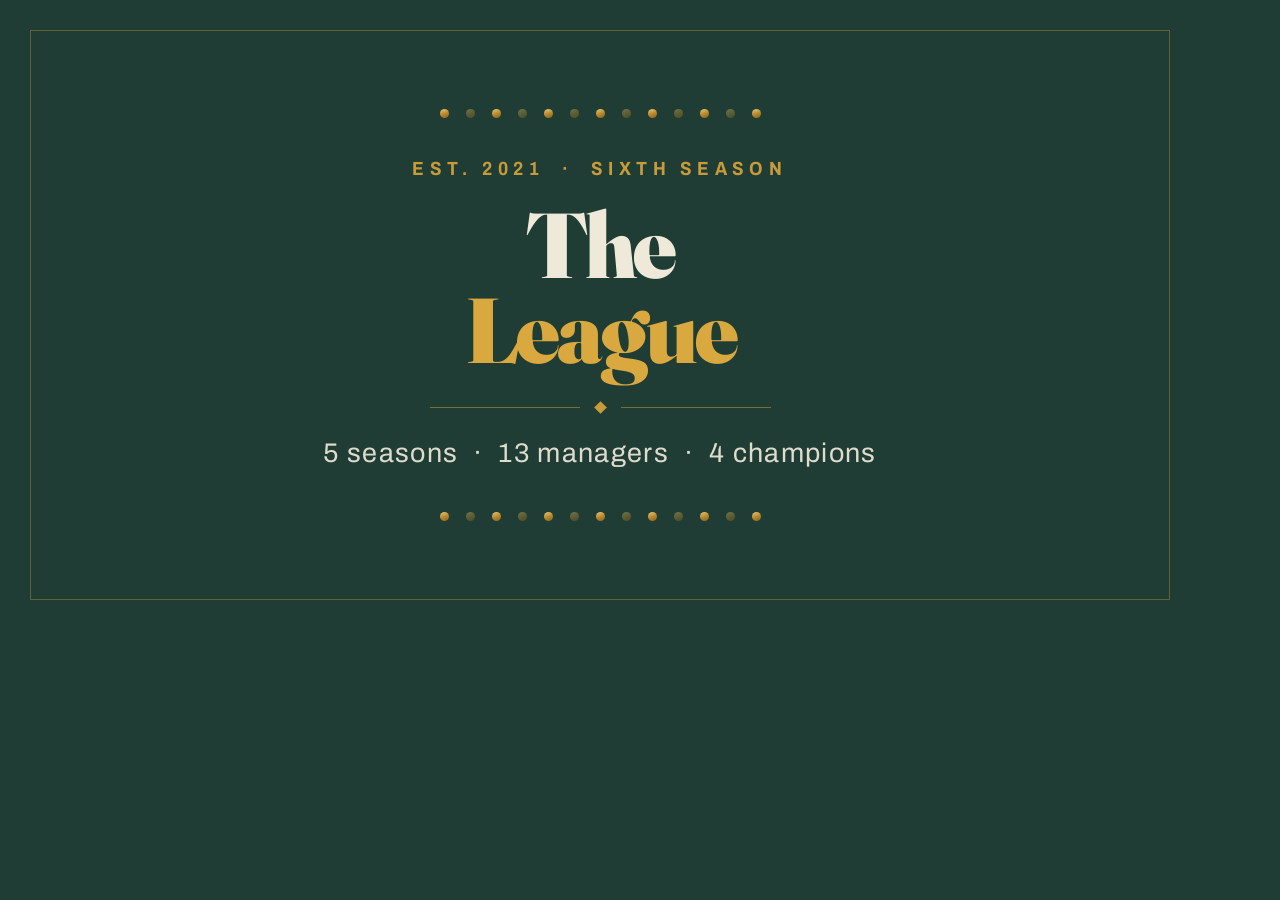
<file: og/the-league.html>
<!doctype html>
<meta charset="utf-8">
<link rel="stylesheet" href="https://fonts.googleapis.com/css2?family=Fraunces:opsz,wght,SOFT,WONK@9..144,300..900,0..100,0..1&family=Archivo:wdth,wght@62..125,400..700&display=swap">
<style>
  *{margin:0;box-sizing:border-box}
  body{width:1200px;height:630px;overflow:hidden;background:#1F3D34;
       font-family:"Archivo",system-ui,sans-serif;color:#EFE9DA}
  .card{width:1200px;height:630px;padding:30px;display:flex}
  .frame{flex:1;border:1px solid rgba(199,154,58,.4);
         display:flex;flex-direction:column;align-items:center;justify-content:center;
         text-align:center;padding:44px 70px;gap:0}
  .studs{display:flex;gap:17px}
  .studs i{width:9px;height:9px;border-radius:50%;
     background:linear-gradient(160deg,#E6C878,#B8862B 55%,#8A6317)}
  .studs i:nth-child(even){opacity:.4}
  .eyebrow{font-size:19px;letter-spacing:.3em;text-transform:uppercase;font-weight:700;
           color:#C79A3A;font-variation-settings:"wdth" 88;margin-top:40px}
  h1{font-family:"Fraunces",Georgia,serif;font-weight:900;font-size:92px;line-height:.92;
     letter-spacing:-.035em;font-variation-settings:"opsz" 144,"SOFT" 0,"WONK" 1;margin-top:24px}
  h1 em{font-style:normal;color:#D9A93F}
  .divider{display:flex;align-items:center;gap:16px;margin-top:30px}
  .divider span{width:150px;height:1px;background:rgba(199,154,58,.55)}
  .divider b{width:9px;height:9px;transform:rotate(45deg);background:#C79A3A}
  .stats{font-size:27px;letter-spacing:.05em;margin-top:26px;color:rgba(239,233,218,.92)}
  .bottom{margin-top:44px}
</style>
<div class="card"><div class="frame">
  <div class="studs"><i></i><i></i><i></i><i></i><i></i><i></i><i></i><i></i><i></i><i></i><i></i><i></i><i></i></div>
  <div class="eyebrow">Est. 2021 &nbsp;&middot;&nbsp; Sixth Season</div>
  <h1>The<br><em>League</em></h1>
  <div class="divider"><span></span><b></b><span></span></div>
  <div class="stats">5 seasons &nbsp;&middot;&nbsp; 13 managers &nbsp;&middot;&nbsp; 4 champions</div>
  <div class="studs bottom"><i></i><i></i><i></i><i></i><i></i><i></i><i></i><i></i><i></i><i></i><i></i><i></i><i></i></div>
</div></div>
</file>
